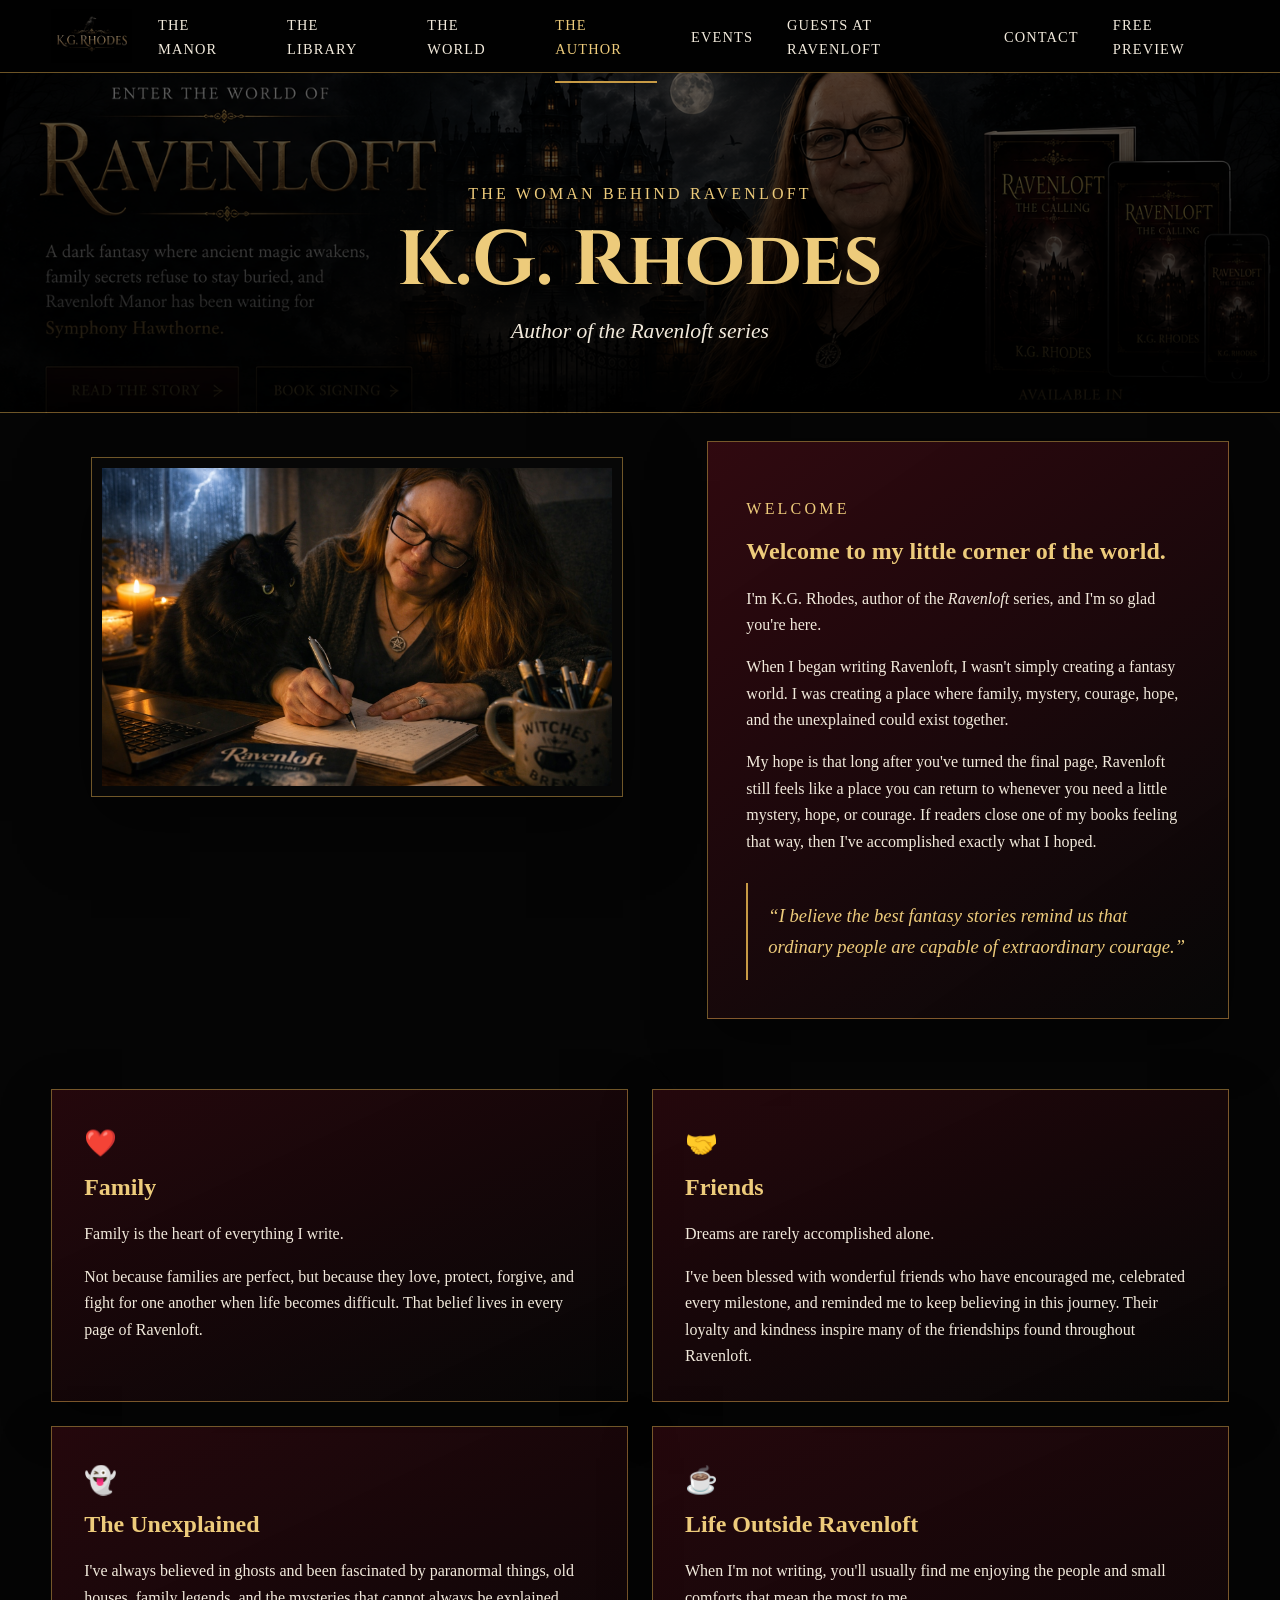
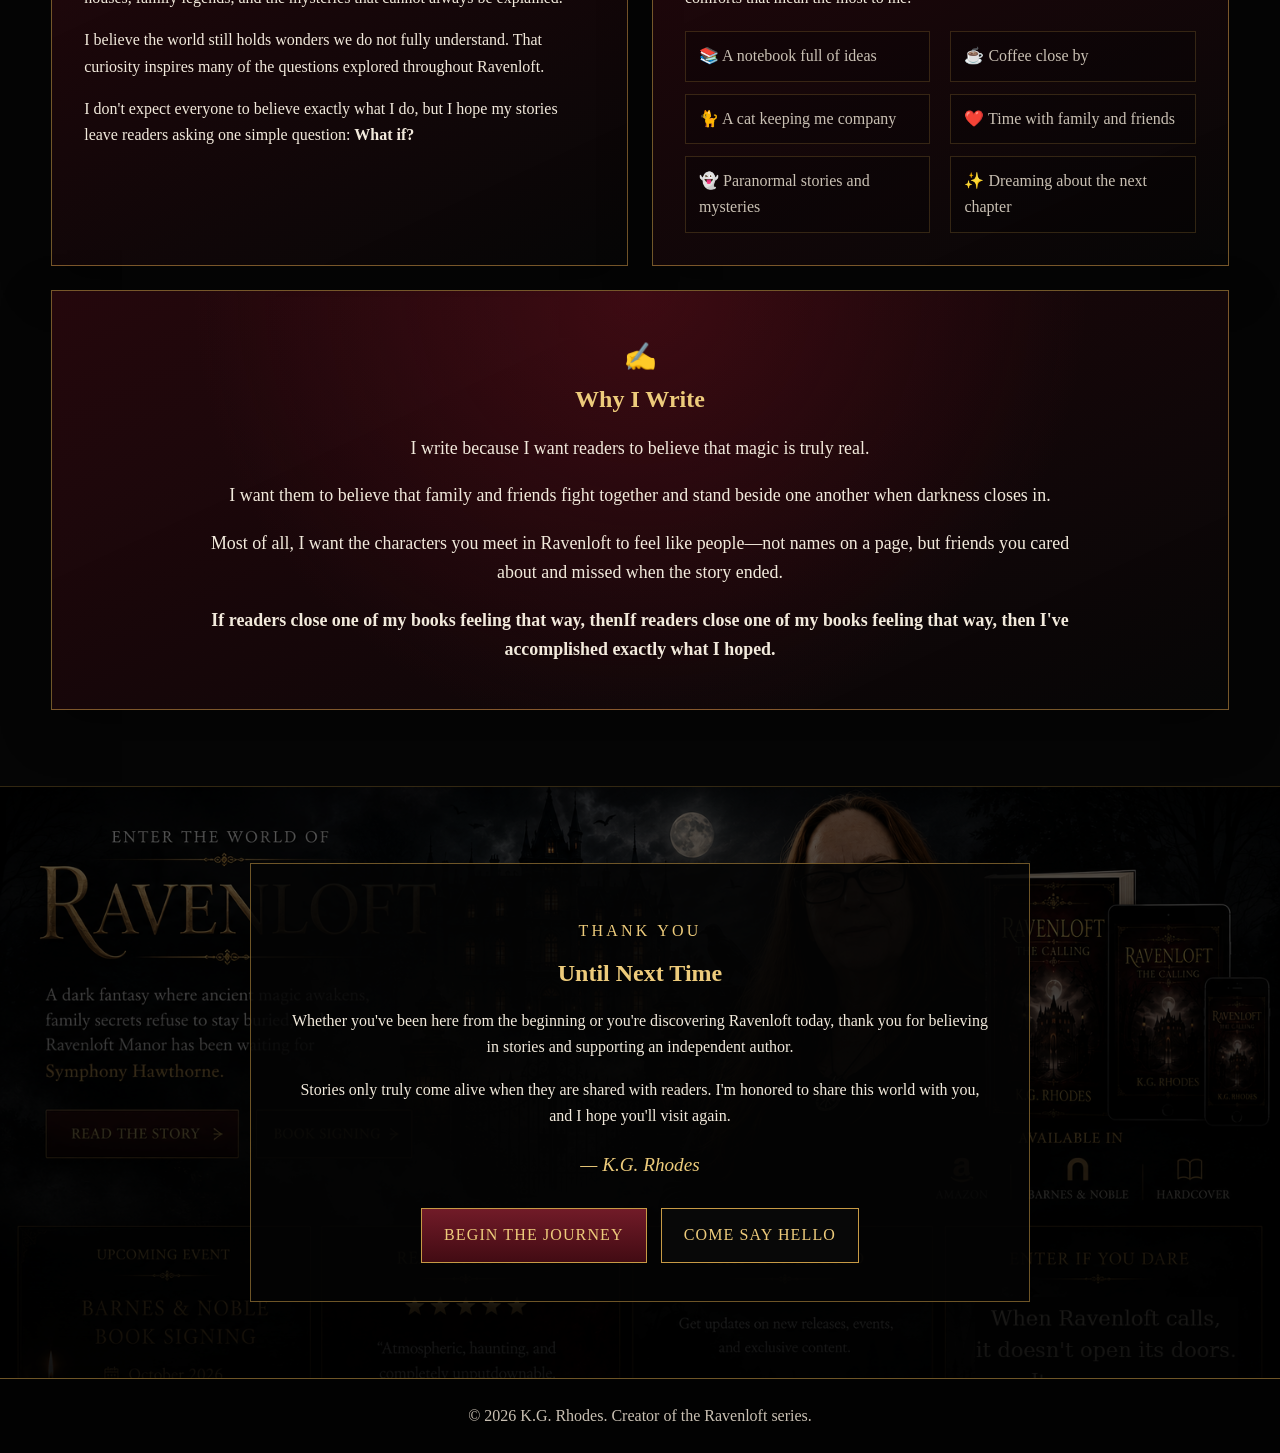
<file: bio.html>
<!doctype html>
<html lang="en">
<head>
  <meta charset="utf-8">
  <meta name="viewport" content="width=device-width, initial-scale=1">
  <title>The Author | K.G. Rhodes</title>
  <link rel="icon" type="image/png" href="assets/images/ravenloft-emblem.png">
  <meta name="description" content="Meet K.G. Rhodes, author of the Ravenloft series, and learn about the family, friendships, paranormal interests, and beliefs that inspire her stories.">
  <link rel="canonical" href="https://kgrhodesbooks.com/bio">
  <meta property="og:type" content="website">
  <meta property="og:title" content="Meet K.G. Rhodes | Author of Ravenloft">
  <meta property="og:description" content="Meet K.G. Rhodes, author of the Ravenloft series, and discover the inspiration behind her stories.">
  <meta property="og:url" content="https://kgrhodesbooks.com/bio">
  <meta property="og:image" content="https://kgrhodesbooks.com/assets/images/ravenloft-manor-hero.jpg">
  <meta name="twitter:card" content="summary_large_image">
  <meta name="twitter:title" content="Meet K.G. Rhodes | Author of Ravenloft">
  <meta name="twitter:description" content="Meet K.G. Rhodes, author of the Ravenloft series, and discover the inspiration behind her stories.">
  <meta name="twitter:image" content="https://kgrhodesbooks.com/assets/images/ravenloft-manor-hero.jpg">
  <link href="https://fonts.googleapis.com/css2?family=Cinzel:wght@400;600;700&display=swap" rel="stylesheet">
  <link rel="stylesheet" href="assets/styles.css">
  <style>
    .author-hero {
      padding: 92px 0 62px;
      text-align: center;
      background:
        linear-gradient(rgba(0,0,0,.58), rgba(0,0,0,.92)),
        url("assets/images/ravenloft-approved-homepage.png") center 20% / cover no-repeat;
      border-bottom: 1px solid var(--line);
    }
    .author-hero h1 {
      margin: .08em 0 .18em;
      color: var(--gold-light);
      font-family: "Cinzel", serif;
      font-size: clamp(2.8rem, 6vw, 4.8rem);
      line-height: 1;
    }
    .author-subtitle {
      color: var(--cream);
      font-size: clamp(1.05rem, 2vw, 1.35rem);
      font-style: italic;
      margin: 0;
    }
    .author-intro {
      padding: 28px 0 46px;
    }
    .author-intro-grid {
      display: grid;
      grid-template-columns: minmax(320px, 1.08fr) minmax(320px, .92fr);
      gap: 44px;
      align-items: start;
    }
    .author-photo-frame {
      border: 1px solid var(--line);
      padding: 10px;
      background: #070707;
      box-shadow: 0 24px 65px rgba(0,0,0,.55);
    }
    .author-photo-frame img {
      width: 100%;
      aspect-ratio: 16 / 10;
      object-fit: cover;
      object-position: center 43%;
    }
    .author-welcome {
      padding: 38px;
      border: 1px solid var(--line);
      background: linear-gradient(145deg, rgba(72,11,21,.64), rgba(7,7,7,.98));
      box-shadow: 0 20px 55px rgba(0,0,0,.48);
    }
    .author-welcome h2,
    .author-section h2,
    .author-closing h2 {
      color: var(--gold-light);
      margin-top: 0;
      line-height: 1.15;
    }
    .signature-quote {
      margin: 28px 0 0;
      padding: 18px 0 18px 20px;
      border-left: 2px solid var(--gold);
      color: var(--gold-light);
      font-style: italic;
      font-size: 1.16rem;
    }
    .author-sections {
      padding: 24px 0 76px;
    }
    .author-card-grid {
      display: grid;
      grid-template-columns: repeat(2, minmax(0, 1fr));
      gap: 24px;
    }
    .author-section {
      padding: 32px;
      border: 1px solid var(--line);
      background: linear-gradient(155deg, rgba(59,9,17,.58), rgba(6,6,6,.98));
      box-shadow: 0 16px 46px rgba(0,0,0,.38);
    }
    .author-section p:last-child { margin-bottom: 0; }
    .author-icon {
      display: block;
      font-size: 1.65rem;
      margin-bottom: 8px;
    }
    .why-i-write {
      grid-column: 1 / -1;
      text-align: center;
      padding: 44px clamp(28px, 6vw, 72px);
      background:
        radial-gradient(circle at 50% 0, rgba(103,16,29,.45), transparent 62%),
        linear-gradient(155deg, rgba(59,9,17,.58), rgba(6,6,6,.98));
    }
    .why-i-write p {
      max-width: 860px;
      margin-left: auto;
      margin-right: auto;
      font-size: 1.12rem;
    }
    .life-list {
      display: grid;
      grid-template-columns: repeat(2, minmax(0, 1fr));
      gap: 12px 20px;
      padding: 0;
      margin: 20px 0 0;
      list-style: none;
      color: var(--muted);
    }
    .life-list li {
      padding: 11px 13px;
      border: 1px solid rgba(199,154,69,.22);
      background: rgba(0,0,0,.28);
    }
    .author-closing {
      padding: 76px 0;
      text-align: center;
      border-top: 1px solid rgba(199,154,69,.25);
      background:
        linear-gradient(rgba(0,0,0,.62), rgba(0,0,0,.92)),
        url("assets/images/ravenloft-approved-homepage.png") center 28% / cover no-repeat;
    }
    .author-closing-inner {
      max-width: 780px;
      margin: auto;
      padding: 38px;
      border: 1px solid var(--line);
      background: rgba(4,4,4,.84);
    }
    .author-signature {
      color: var(--gold-light);
      font-size: 1.2rem;
      font-style: italic;
    }
    .author-actions {
      display: flex;
      justify-content: center;
      flex-wrap: wrap;
      gap: 14px;
      margin-top: 28px;
    }
    @media (max-width: 900px) {
      .author-intro-grid,
      .author-card-grid {
        grid-template-columns: 1fr;
      }
      .why-i-write { grid-column: auto; }
      .author-photo-frame img { aspect-ratio: 4 / 3; }
    }
    @media (max-width: 560px) {
      .author-hero { padding: 78px 0 52px; }
      .author-intro { padding: 48px 0 30px; }
      .author-welcome,
      .author-section,
      .author-closing-inner { padding: 26px; }
      .life-list { grid-template-columns: 1fr; }
      .author-actions .button { width: 100%; }
    }
  </style>
</head>
<body>
  <header class="site-header">
    <div class="container nav-wrap">
      <a class="brand" href="index.html"><img src="assets/images/kg-rhodes-logo.png" alt="K.G. Rhodes"></a>
      <button class="nav-toggle" aria-expanded="false" aria-label="Open navigation">Menu</button>
      <nav class="main-nav" aria-label="Main navigation">
        <a href="index.html">The Manor</a>
        <a href="book.html">The Library</a>
        <a href="world.html">The World</a>
        <a href="bio.html" aria-current="page">The Author</a>
        <a href="events.html">Events</a>
        <a href="guests.html">Guests at Ravenloft</a>
        <a href="contact.html">Contact</a>
        <a href="https://storyoriginapp.com/giveaways/01a02f99-6bcb-75f7-bb76-8cf17a245619" target="_blank" rel="noopener noreferrer">Free Preview</a>
      </nav>
    </div>
  </header>

  <main>
    <section class="author-hero">
      <div class="container">
        <p class="eyebrow">The woman behind Ravenloft</p>
        <h1>K.G. Rhodes</h1>
        <p class="author-subtitle">Author of the Ravenloft series</p>
      </div>
    </section>

    <section class="author-intro">
      <div class="container author-intro-grid">
        <figure class="author-photo-frame">
          <img src="assets/images/kg-rhodes-writing-desk.png" alt="K.G. Rhodes writing at her desk with her black cat nearby">
        </figure>
        <article class="author-welcome">
          <p class="eyebrow">Welcome</p>
          <h2>Welcome to my little corner of the world.</h2>
          <p>I'm K.G. Rhodes, author of the <em>Ravenloft</em> series, and I'm so glad you're here.</p>
          <p>When I began writing Ravenloft, I wasn't simply creating a fantasy world. I was creating a place where family, mystery, courage, hope, and the unexplained could exist together.</p>
          <p>My hope is that long after you've turned the final page, Ravenloft still feels like a place you can return to whenever you need a little mystery, hope, or courage. If readers close one of my books feeling that way, then I've accomplished exactly what I hoped.</p>
          <blockquote class="signature-quote">“I believe the best fantasy stories remind us that ordinary people are capable of extraordinary courage.”</blockquote>
        </article>
      </div>
    </section>

    <section class="author-sections">
      <div class="container author-card-grid">
        <article class="author-section">
          <span class="author-icon" aria-hidden="true">❤️</span>
          <h2>Family</h2>
          <p>Family is the heart of everything I write.</p>
          <p>Not because families are perfect, but because they love, protect, forgive, and fight for one another when life becomes difficult. That belief lives in every page of Ravenloft.</p>
        </article>

        <article class="author-section">
          <span class="author-icon" aria-hidden="true">🤝</span>
          <h2>Friends</h2>
          <p>Dreams are rarely accomplished alone.</p>
          <p>I've been blessed with wonderful friends who have encouraged me, celebrated every milestone, and reminded me to keep believing in this journey. Their loyalty and kindness inspire many of the friendships found throughout Ravenloft.</p>
        </article>

        <article class="author-section">
          <span class="author-icon" aria-hidden="true">👻</span>
          <h2>The Unexplained</h2>
          <p>I've always believed in ghosts and been fascinated by paranormal things, old houses, family legends, and the mysteries that cannot always be explained.</p>
          <p>I believe the world still holds wonders we do not fully understand. That curiosity inspires many of the questions explored throughout Ravenloft.</p>
          <p>I don't expect everyone to believe exactly what I do, but I hope my stories leave readers asking one simple question: <strong>What if?</strong></p>
        </article>

        <article class="author-section">
          <span class="author-icon" aria-hidden="true">☕</span>
          <h2>Life Outside Ravenloft</h2>
          <p>When I'm not writing, you'll usually find me enjoying the people and small comforts that mean the most to me.</p>
          <ul class="life-list">
            <li>📚 A notebook full of ideas</li>
            <li>☕ Coffee close by</li>
            <li>🐈 A cat keeping me company</li>
            <li>❤️ Time with family and friends</li>
            <li>👻 Paranormal stories and mysteries</li>
            <li>✨ Dreaming about the next chapter</li>
          </ul>
        </article>

        <article class="author-section why-i-write">
          <span class="author-icon" aria-hidden="true">✍️</span>
          <h2>Why I Write</h2>
          <p>I write because I want readers to believe that magic is truly real.</p>
          <p>I want them to believe that family and friends fight together and stand beside one another when darkness closes in.</p>
          <p>Most of all, I want the characters you meet in Ravenloft to feel like people—not names on a page, but friends you cared about and missed when the story ended.</p>
          <p><strong>If readers close one of my books feeling that way, thenIf readers close one of my books feeling that way, then I've accomplished exactly what I hoped. </strong></p>
        </article>
      </div>
    </section>

    <section class="author-closing">
      <div class="container">
        <div class="author-closing-inner">
          <p class="eyebrow">Thank You</p>
          <h2>Until Next Time</h2>
          <p>Whether you've been here from the beginning or you're discovering Ravenloft today, thank you for believing in stories and supporting an independent author.</p>
          <p>Stories only truly come alive when they are shared with readers. I'm honored to share this world with you, and I hope you'll visit again.</p>
          <p class="author-signature">— K.G. Rhodes</p>
          <div class="author-actions">
            <a class="button" href="book.html">Begin the Journey</a>
            <a class="button secondary" href="contact.html">Come Say Hello</a>
          </div>
        </div>
      </div>
    </section>
  </main>

  <footer class="site-footer"><div class="container">© 2026 K.G. Rhodes. Creator of the Ravenloft series.</div></footer>
  <script src="assets/main.js"></script>
</body>
</html>
</file>
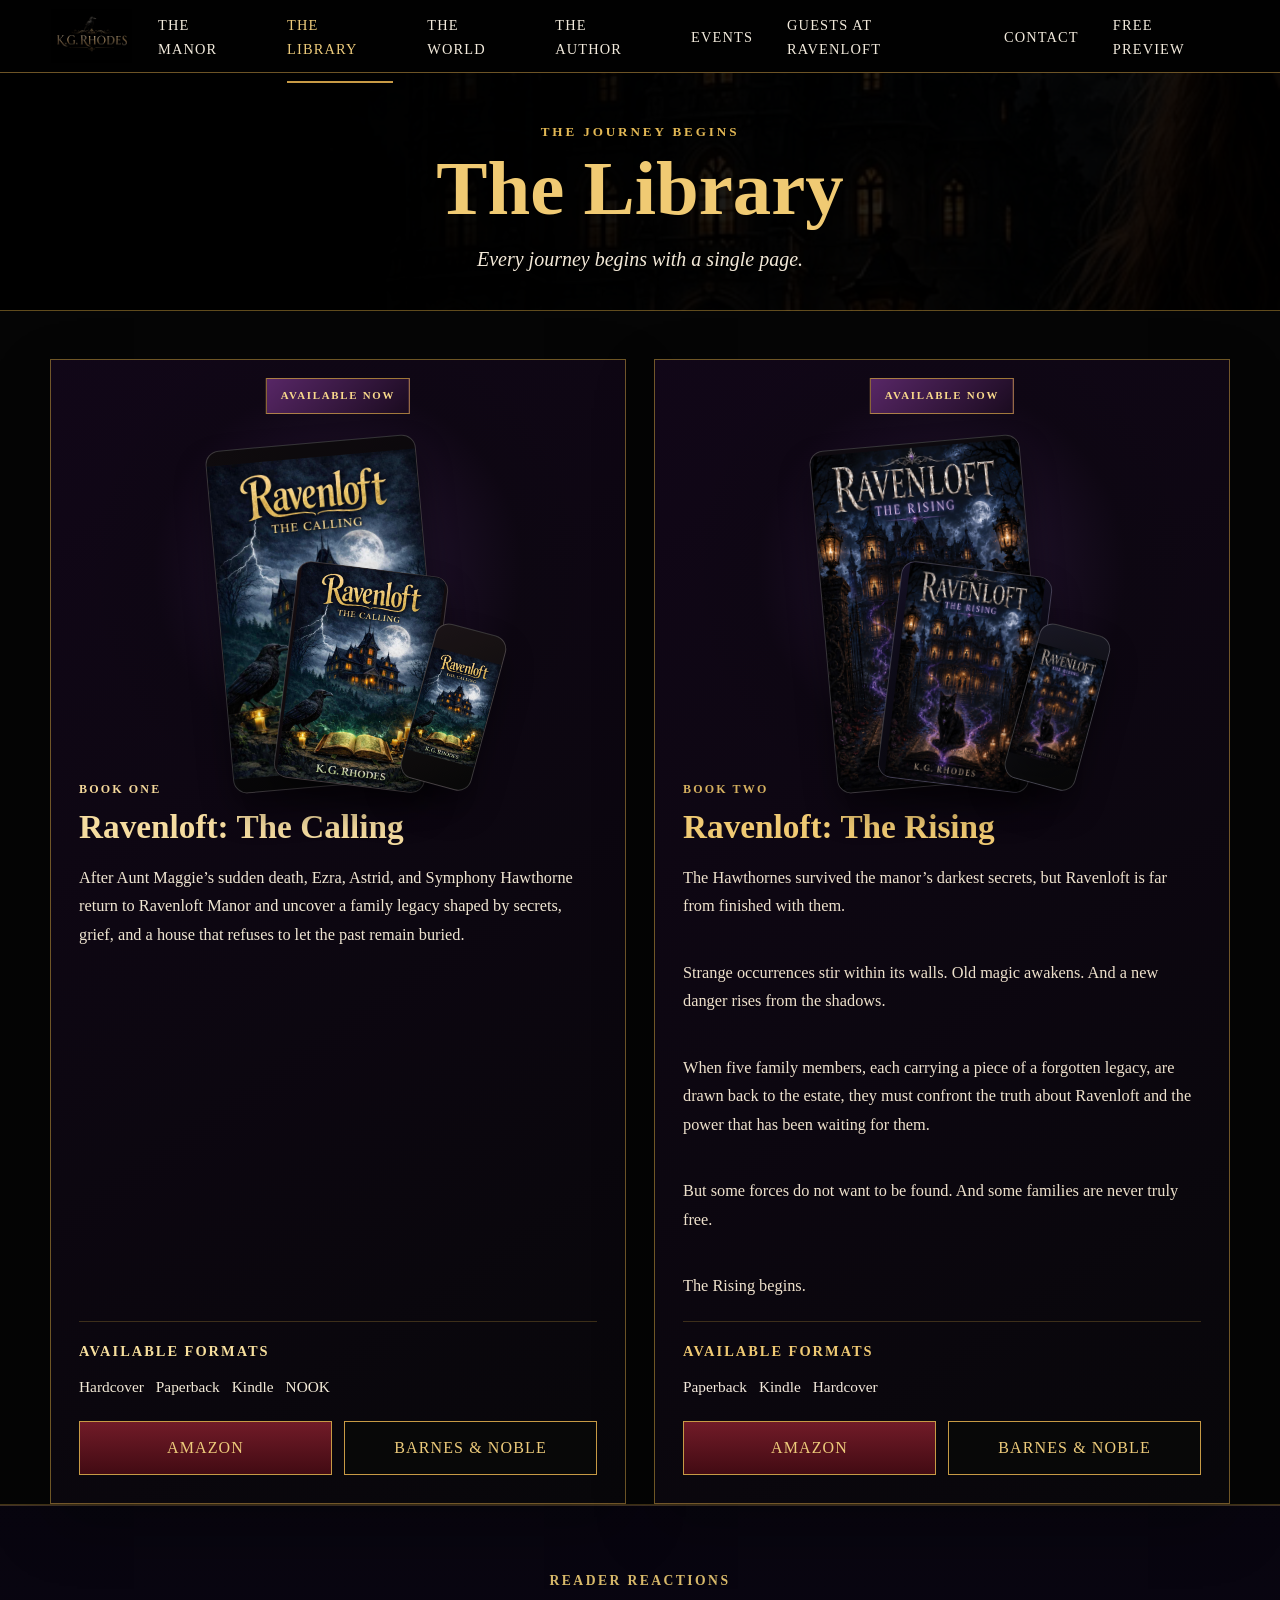
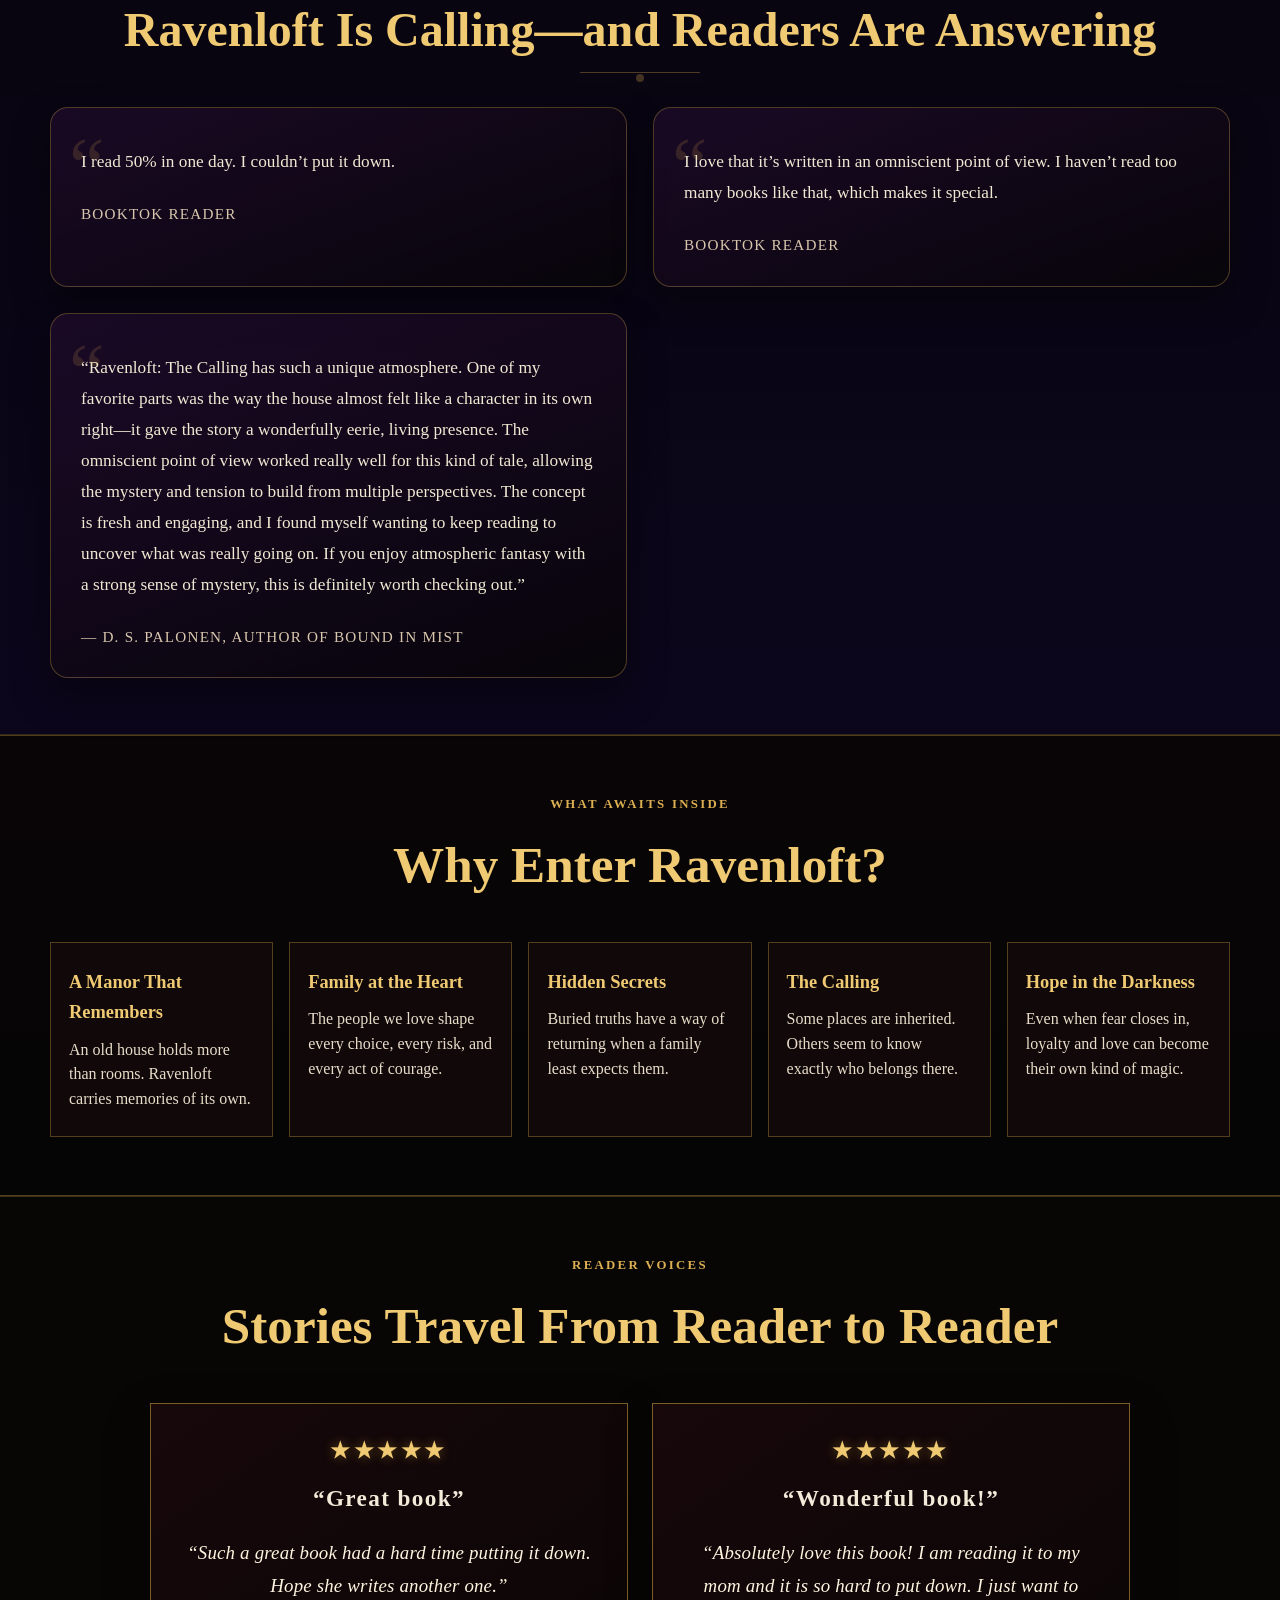
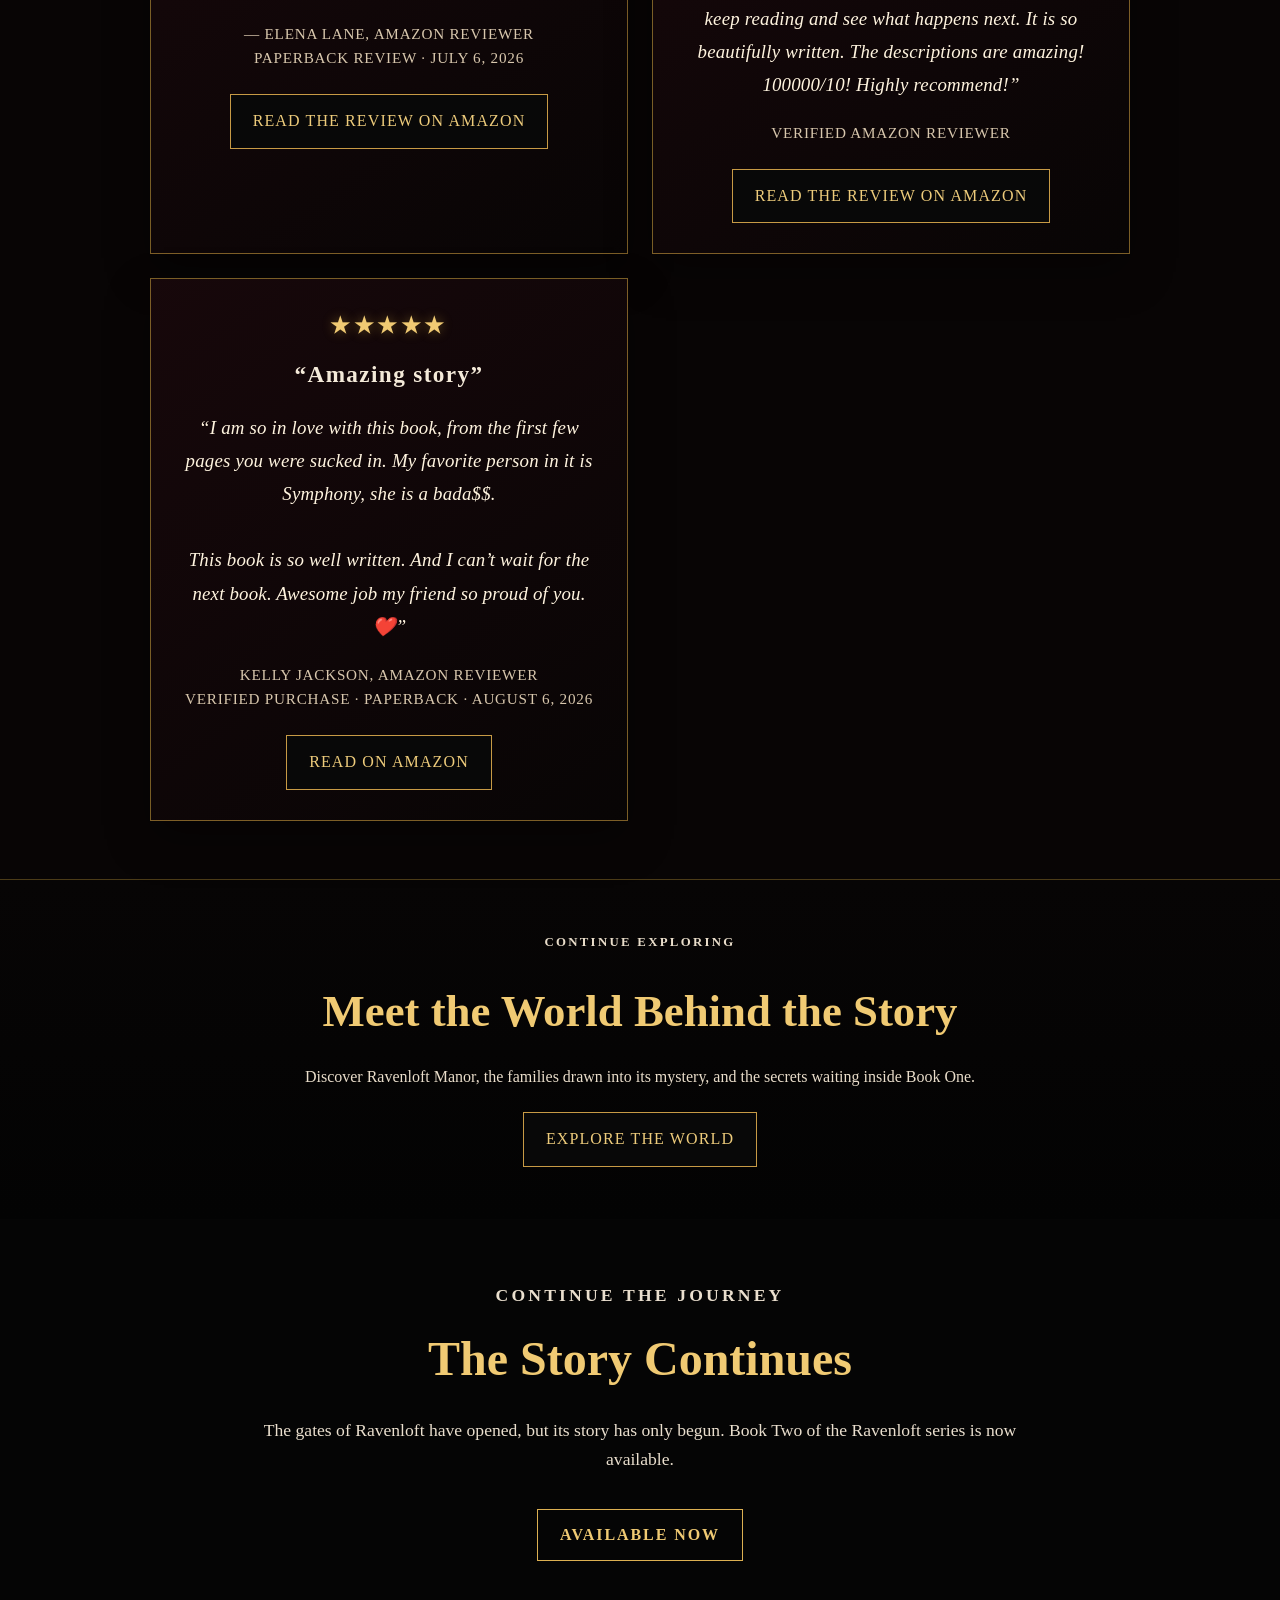
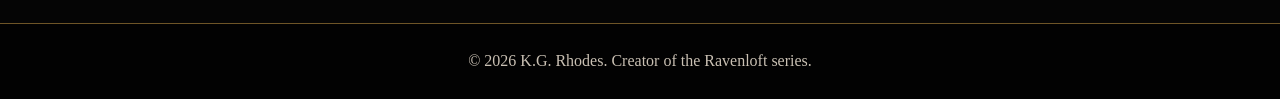
<file: book.html>
<!doctype html>
<html lang="en">
<head>
  <meta charset="utf-8">
  <meta name="viewport" content="width=device-width,initial-scale=1">
  <title>The Library | K.G. Rhodes</title>
  <link rel="icon" type="image/png" href="assets/images/ravenloft-emblem.png">
  <meta name="description" content="Explore the Ravenloft series by K.G. Rhodes, including Ravenloft: The Calling and Ravenloft: The Rising.">
  <link rel="canonical" href="https://kgrhodesbooks.com/book">
  <meta property="og:type" content="website">
  <meta property="og:title" content="Ravenloft: The Calling | K.G. Rhodes">
  <meta property="og:description" content="Discover Ravenloft: The Calling by K.G. Rhodes in The Library.">
  <meta property="og:url" content="https://kgrhodesbooks.com/book">
  <meta property="og:image" content="https://kgrhodesbooks.com/assets/images/ravenloft-manor-hero.jpg">
  <meta name="twitter:card" content="summary_large_image">
  <meta name="twitter:title" content="Ravenloft: The Calling | K.G. Rhodes">
  <meta name="twitter:description" content="Discover Ravenloft: The Calling by K.G. Rhodes in The Library.">
  <meta name="twitter:image" content="https://kgrhodesbooks.com/assets/images/ravenloft-manor-hero.jpg">
  <link rel="stylesheet" href="assets/styles.css">
  <style>
    .library-book-first{background:#050505;color:#f4ead9;min-height:100vh}
    .library-book-first .library-intro{padding:48px 24px 34px;text-align:center;border-bottom:1px solid rgba(212,166,65,.45);background:linear-gradient(90deg,rgba(0,0,0,1) 0%,rgba(0,0,0,1) 25%,rgba(0,0,0,.96) 40%,rgba(0,0,0,.86) 65%,rgba(0,0,0,.9) 100%),url('assets/images/ravenloft-manor-hero.jpg') center 38%/cover no-repeat}
    .library-book-first .library-intro .eyebrow{margin:0 0 8px;color:#e3b854;text-transform:uppercase;letter-spacing:.22em;font-weight:700;font-size:.82rem}
    .library-book-first .library-intro h1{margin:0;color:#f0ca73;font-size:clamp(2.5rem,6vw,5.2rem);line-height:1}
    .library-book-first .library-intro p:last-child{max-width:650px;margin:16px auto 0;font-size:clamp(1rem,1.7vw,1.25rem);font-style:italic;color:#f4ead9}
    .library-book-first .book-spotlight{max-width:1180px;margin:0 auto;padding:64px 28px;display:grid;grid-template-columns:minmax(300px,46%) minmax(320px,54%);gap:48px;align-items:start}
    .library-book-first .book-art{display:flex;flex-direction:column;align-items:center;justify-content:center;min-height:480px;background:radial-gradient(circle at center,rgba(124,25,32,.18),transparent 68%);border:1px solid rgba(212,166,65,.28);padding:18px}
    .library-book-first .book-art img{display:block;width:100%;max-width:650px;height:auto;object-fit:contain;filter:drop-shadow(0 22px 26px rgba(0,0,0,.65))}
    .library-book-first .book-art-frame{width:100%;display:flex;justify-content:center;overflow:hidden}
    .library-book-first .book-art-frame img{margin-bottom:-22px}
    .library-book-first .book-art-caption{margin:18px 0 4px;color:#f0ca73;font-size:clamp(1rem,2vw,1.35rem);font-weight:700;letter-spacing:.12em;line-height:1.35;text-align:center;text-transform:uppercase}
    .library-book-first .book-copy .eyebrow{color:#dcb052;text-transform:uppercase;letter-spacing:.18em;font-weight:700;font-size:.8rem;margin:0 0 10px}
    .library-book-first .book-copy h2{font-size:clamp(2.2rem,4vw,4rem);color:#f0ca73;margin:0 0 18px;line-height:1.05}
    .library-book-first .hook{font-size:1.4rem;font-style:italic;color:#fff4df;border-left:3px solid #dcb052;padding:12px 0 12px 18px;margin:0 0 30px;background:linear-gradient(90deg,rgba(212,166,65,.08),transparent)}
    .library-book-first .book-copy p{font-size:1.08rem;line-height:1.85;color:#eee1cc;margin:0 0 22px}
    .library-book-first .door-line{font-weight:700;color:#f0ca73;margin:30px 0 0;padding:18px 20px;text-align:center;border-top:1px solid rgba(212,166,65,.45);border-bottom:1px solid rgba(212,166,65,.45);font-size:1.18rem;letter-spacing:.02em}
    .library-book-first .retailer-wrap{margin-top:30px;display:grid;grid-template-columns:1fr 1fr;gap:18px}
    .library-book-first .shop-card{border:1px solid rgba(212,166,65,.55);background:rgba(18,8,9,.88);padding:22px}
    .library-book-first .shop-card h3{color:#f0ca73;margin:0 0 12px;font-size:1.35rem}
    .library-book-first .shop-card ul{list-style:none;padding:0;margin:0 0 18px;line-height:1.8;color:#f0e5d4}
    .library-book-first .shop-card .button{display:inline-block;text-align:center;width:100%;box-sizing:border-box}
    .library-book-first .button.disabled{cursor:default;opacity:.7;pointer-events:none}

    .library-featured-books{padding:48px 24px 0;background:#050505;border-bottom:1px solid rgba(212,166,65,.3)}
    .library-featured-books .library-featured-inner{max-width:1180px;margin:0 auto;display:grid;grid-template-columns:repeat(2,minmax(0,1fr));gap:28px}
    .library-book-card{display:flex;flex-direction:column;height:100%;border:1px solid rgba(212,166,65,.5);background:linear-gradient(145deg,rgba(18,7,25,.94),rgba(8,7,10,.98));box-shadow:0 22px 55px rgba(0,0,0,.28)}
    .library-book-card .book-card-cover{position:relative;display:flex;align-items:center;justify-content:center;padding:28px 28px 16px;background:radial-gradient(circle at center,rgba(136,82,179,.22),rgba(9,7,12,.12) 52%,rgba(9,7,12,0) 72%);height:420px}
    .library-book-card .book-card-cover img{display:block;width:100%;max-width:330px;height:420px;object-fit:contain;filter:drop-shadow(0 20px 28px rgba(0,0,0,.53));margin:0 auto}
    .library-book-card .book-two-visual{display:flex;align-items:center;justify-content:center}
    .library-book-card .book-one-visual{display:flex;align-items:center;justify-content:center}
    .library-book-card .device-stack{position:relative;width:100%;max-width:330px;height:420px;margin:0 auto}
    .library-book-card .device{position:absolute;bottom:0;border-radius:14px;overflow:hidden;border:1px solid rgba(255,255,255,.18);background:#090909;box-shadow:0 18px 32px rgba(0,0,0,.42);display:flex;align-items:center;justify-content:center}
    .library-book-card .device img{display:block;width:100%;height:100%;object-fit:contain;padding:0;background:rgba(3,3,3,.16)}
    .library-book-card .device-paperback{left:14%;width:64%;height:82%;transform:rotate(-5deg);background:linear-gradient(145deg,#150f16,#060709)}
    .library-book-card .device-tablet{right:20%;width:46%;height:52%;transform:rotate(7deg);background:linear-gradient(145deg,#1c1632,#09090d)}
    .library-book-card .device-phone{right:4%;width:22%;height:38%;transform:rotate(15deg);background:linear-gradient(145deg,#1f1e2d,#090909)}
    .library-book-card .book-card-details{display:flex;flex-direction:column;flex:1;padding:0 28px 28px}
    .library-book-card .book-card-number{margin:0 0 8px;color:#d5b05f;text-transform:uppercase;letter-spacing:.18em;font-size:.75rem;font-weight:700}
    .library-book-card h2{margin:0;color:#f0ca73;font-size:clamp(1.8rem,2.6vw,2.7rem);line-height:1.12}
    .library-book-card .book-card-summary{margin:18px 0 20px;color:#eee1cc;line-height:1.75;font-size:1.02rem}
    .library-book-card .book-card-formats{margin-top:auto;border-top:1px solid rgba(212,166,65,.25);padding-top:18px}
    .library-book-card .book-card-formats h3{margin:0 0 10px;color:#f0ca73;font-size:.9rem;letter-spacing:.14em;text-transform:uppercase}
    .library-book-card .book-card-formats ul{list-style:none;padding:0;margin:0;display:flex;flex-wrap:wrap;gap:8px 12px;color:#f4e9dc;font-size:.96rem}
    .library-book-card .book-card-actions{display:grid;grid-template-columns:1fr 1fr;gap:12px;margin-top:22px}
    .library-book-card .button{display:inline-block;width:100%;text-align:center;box-sizing:border-box}
    .library-book-card .book-card-badge{position:absolute;top:18px;left:50%;transform:translateX(-50%);display:inline-block;padding:8px 14px;border:1px solid rgba(212,166,65,.7);background:linear-gradient(135deg,rgba(96,42,111,.9),rgba(27,11,32,.9));color:#f9d98c;text-transform:uppercase;letter-spacing:.16em;font-size:.68rem;font-weight:700;white-space:nowrap}
    .library-book-card.book-one-card,.library-book-card.rising-card{background:linear-gradient(145deg,rgba(18,7,25,.94),rgba(8,7,10,.98));border:1px solid rgba(212,166,65,.5);box-shadow:0 22px 55px rgba(0,0,0,.28)}
    .library-book-card.book-one-card .book-card-cover,.library-book-card.rising-card .book-card-cover{background:radial-gradient(circle at center,rgba(136,82,179,.22),rgba(9,7,12,.12) 52%,rgba(9,7,12,0) 72%)}
    .library-book-card.book-one-card .device-stack{max-width:330px;height:420px}
    .library-book-card.book-one-card .device-paperback{left:14%;width:64%;height:82%;transform:rotate(-5deg);background:linear-gradient(145deg,#120d11,#050608)}
    .library-book-card.book-one-card .device-tablet{right:20%;width:46%;height:52%;transform:rotate(7deg);background:linear-gradient(145deg,#1b1014,#0a090c)}
    .library-book-card.book-one-card .device-phone{right:4%;width:22%;height:38%;transform:rotate(15deg);background:linear-gradient(145deg,#20181b,#090909)}
    .library-book-card.book-one-card .device img,
    .library-book-card.book-one-card .device-paperback img,
    .library-book-card.book-one-card .device-tablet img,
    .library-book-card.book-one-card .device-phone img{opacity:1;filter:none;mix-blend-mode:normal}
    .library-book-card.book-one-card .device::before,
    .library-book-card.book-one-card .device::after,
    .library-book-card.book-one-card .book-card-cover::before,
    .library-book-card.book-one-card .book-card-cover::after{content:none;display:none}
    .library-book-card.book-one-card .book-card-number{color:#f4d89a}
    .library-book-card.book-one-card h2{color:#f5dca0}
    .library-book-card.book-one-card .book-card-summary{color:#f0e6d2}
    .library-book-card.book-one-card .book-card-formats{border-top-color:rgba(212,166,65,.25)}
    .library-book-card.book-one-card .book-card-formats h3{color:#f7df9d}
    .library-book-card.book-one-card .book-card-formats ul{color:#f3ead7}
    @media (max-width:760px){
      .library-featured-books .library-featured-inner{grid-template-columns:1fr}
      .library-book-card .book-card-actions{grid-template-columns:1fr}
      .library-book-card .book-card-cover img{height:360px}
    }

    .library-book-first .why-section{border-top:1px solid rgba(212,166,65,.35);border-bottom:1px solid rgba(212,166,65,.35);padding:58px 24px;background:linear-gradient(180deg,#090506,#050505)}
    .library-book-first .why-inner{max-width:1180px;margin:0 auto}
    .library-book-first .section-kicker{text-align:center;color:#dcb052;text-transform:uppercase;letter-spacing:.18em;font-weight:700;font-size:.8rem;margin:0 0 8px}
    .library-book-first .section-heading{text-align:center;color:#f0ca73;font-size:clamp(2rem,4vw,3.2rem);margin:0 0 34px}
    .library-book-first .why-grid{display:grid;grid-template-columns:repeat(5,1fr);gap:16px}
    .library-book-first .why-card{border:1px solid rgba(212,166,65,.35);background:#100809;padding:24px 18px;min-height:150px}
    .library-book-first .why-card h3{color:#f0ca73;margin:0 0 10px;font-size:1.15rem}
    .library-book-first .why-card p{margin:0;line-height:1.55;color:#e9ddca}
    .library-book-first .coming-next{padding:62px 24px;text-align:center;max-width:850px;margin:0 auto}
    .library-book-first .coming-next h2{color:#f0ca73;font-size:clamp(2rem,4vw,3rem);margin:6px 0 16px}
    .library-book-first .coming-next p{font-size:1.1rem;line-height:1.7;color:#eadfce}
    .library-book-first .coming-soon{display:inline-block;margin-top:16px;border:1px solid #dcb052;padding:12px 22px;color:#f0ca73;text-transform:uppercase;letter-spacing:.12em}

    .library-book-first .formats-strip{margin-top:24px;border:1px solid rgba(212,166,65,.32);background:rgba(10,7,7,.8);padding:18px 20px}
    .library-book-first .formats-strip h3{margin:0 0 12px;color:#f0ca73;font-size:1.08rem;text-transform:uppercase;letter-spacing:.12em}
    .library-book-first .formats-list{display:flex;flex-wrap:wrap;gap:10px 18px;color:#eee1cc}
    .library-book-first .formats-list span{white-space:nowrap}
    .library-book-first .reader-voices{padding:58px 24px;text-align:center;background:#080505;border-top:1px solid rgba(212,166,65,.28)}
    .library-book-first .reader-voices .inner{max-width:980px;margin:0 auto}
    .library-book-first .reader-voices .reviews-grid{display:grid;grid-template-columns:repeat(2,minmax(320px,1fr));gap:24px}
    .library-book-first .review-card{margin:0;padding:30px 32px;border:1px solid rgba(212,166,65,.55);background:linear-gradient(145deg,rgba(24,8,11,.96),rgba(8,5,5,.96));box-shadow:0 18px 40px rgba(0,0,0,.35)}
    .library-book-first .review-stars{margin:0 0 10px;color:#f0ca73;font-size:1.35rem;letter-spacing:.16em}
    .library-book-first .review-card h3{margin:0 0 18px;color:#f4ead9;font-size:1.45rem}
    .library-book-first .review-quote{margin:0 0 20px;font-size:1.18rem;line-height:1.75;color:#fff4df;font-style:italic;max-width:650px}
    .library-book-first .review-credit{margin:0 0 24px;color:#d8c7ad;font-size:.95rem;line-height:1.6}
    .library-book-first .review-card .button{display:inline-block}
    .library-book-first .world-bridge{padding:52px 24px;text-align:center;border-top:1px solid rgba(212,166,65,.35);background:linear-gradient(180deg,#070505,#030303)}
    .library-book-first .world-bridge h2{color:#f0ca73;font-size:clamp(1.8rem,3.5vw,2.8rem);margin:6px 0 14px}
    .library-book-first .world-bridge p{max-width:680px;margin:0 auto 22px;color:#e9ddca;line-height:1.7}
    .library-book-first .testimonial-section{padding:64px 24px 56px;background:linear-gradient(180deg,rgba(8,5,15,.98),rgba(12,6,29,.96));border-top:1px solid rgba(199,154,69,.3);border-bottom:1px solid rgba(199,154,69,.22)}
    .library-book-first .testimonial-inner{max-width:1180px;margin:0 auto}
    .library-book-first .testimonial-eyebrow{margin:0 0 12px;color:#d8b96a;text-transform:uppercase;letter-spacing:.18em;font-weight:700;font-size:.85rem;text-align:center}
    .library-book-first .testimonial-heading{margin:0 0 34px;color:#f0ca73;font-size:clamp(2rem,4vw,3rem);line-height:1.05;text-align:center;position:relative;padding-bottom:18px}
    .library-book-first .testimonial-heading::after{content:'';position:absolute;left:50%;bottom:0;width:120px;height:1px;background:rgba(224,173,80,.32);transform:translateX(-50%)}
    .library-book-first .testimonial-heading::before{content:'';position:absolute;left:50%;bottom:-9px;width:8px;height:8px;border-radius:50%;background:rgba(224,173,80,.28);transform:translateX(-50%)}
    .library-book-first .testimonial-grid{display:grid;grid-template-columns:repeat(2,minmax(0,1fr));gap:26px;align-items:stretch}
    .library-book-first .testimonial-card{position:relative;padding:38px 30px 28px;background:linear-gradient(160deg,rgba(50,17,62,.42),rgba(8,5,10,.96));border:1px solid rgba(199,154,69,.35);box-shadow:0 18px 38px rgba(0,0,0,.38);border-radius:18px;overflow:hidden}
    .library-book-first .testimonial-card::before{content:"“";position:absolute;top:18px;left:18px;color:rgba(224,173,80,.16);font-size:5rem;line-height:1;font-family:Georgia,serif}
    .library-book-first .testimonial-copy{margin:0 0 24px;color:#f0e9d3;font-size:1.08rem;line-height:1.8}
    .library-book-first .testimonial-label{margin:0;color:#d8c7ad;font-size:.95rem;letter-spacing:.08em;text-transform:uppercase}

    .library-book-two{background:linear-gradient(180deg,#040405,#0d0911 18%,#08070d 100%);color:#f4ead9;padding:32px 0 80px;border-top:1px solid rgba(212,166,65,.35)}
    .library-book-two .book-two-shell{max-width:1180px;margin:0 auto;padding:0 24px}
    .library-book-two .book-two-header{margin:0 0 32px;text-align:center}
    .library-book-two .book-two-header .eyebrow{margin:0 0 8px;color:#dcb052;text-transform:uppercase;letter-spacing:.22em;font-weight:700;font-size:.8rem}
    .library-book-two .book-two-header h2{margin:0;color:#f0ca73;font-size:clamp(2.4rem,4vw,4rem);line-height:1.05}
    .library-book-two .book-two-layout{display:grid;grid-template-columns:minmax(260px,38%) minmax(320px,62%);gap:42px;align-items:center;padding:18px 0 0}
    .library-book-two .book-two-cover{display:flex;flex-direction:column;align-items:center;justify-content:center;padding:18px;background:radial-gradient(circle at center,rgba(102,62,156,.24),rgba(8,7,12,.2) 45%,rgba(8,7,12,.02) 72%),linear-gradient(145deg,rgba(18,7,25,.92),rgba(9,7,10,.98));border:1px solid rgba(212,166,65,.42);box-shadow:0 24px 60px rgba(0,0,0,.45)}
    .library-book-two .book-two-cover img{display:block;width:100%;max-width:520px;height:auto;object-fit:contain;filter:drop-shadow(0 28px 32px rgba(0,0,0,.55))}
    .library-book-two .availability-label{display:inline-block;margin:0 auto 18px;padding:9px 18px;border:1px solid rgba(212,166,65,.65);background:linear-gradient(135deg,rgba(96,42,111,.9),rgba(27,11,32,.9));color:#f9d98c;text-transform:uppercase;letter-spacing:.16em;font-size:.74rem;font-weight:700}
    .library-book-two .book-two-copy{border:1px solid rgba(212,166,65,.42);background:linear-gradient(145deg,rgba(22,10,24,.94),rgba(8,7,10,.98));padding:32px 30px 26px;box-shadow:0 20px 52px rgba(0,0,0,.38)}
    .library-book-two .description-intro{margin:0 0 18px;color:#f1d586;font-size:1.32rem;font-style:italic}
    .library-book-two .book-two-copy p{margin:0 0 18px;font-size:1.06rem;line-height:1.8;color:#eee2cd}
    .library-book-two .book-two-copy .closing-line{margin-top:26px;padding:16px 18px;border-top:1px solid rgba(212,166,65,.42);border-bottom:1px solid rgba(212,166,65,.42);color:#f0ca73;text-align:center;font-size:1.25rem;font-weight:700;letter-spacing:.04em}
    .library-book-two .retailer-buttons{display:grid;grid-template-columns:1fr 1fr;gap:18px;margin-top:28px}
    .library-book-two .retailer-buttons .button{display:inline-block;width:100%;text-align:center;box-sizing:border-box}
    @media (max-width:900px){
      .library-book-first .book-spotlight{grid-template-columns:1fr;gap:34px;padding-top:44px}
      .library-book-first .book-art{min-height:auto}
      .library-book-first .retailer-wrap{grid-template-columns:1fr}
      .library-book-first .why-grid{grid-template-columns:repeat(2,1fr)}
      .library-book-first .testimonial-grid{grid-template-columns:1fr}
      .library-book-first .reader-voices .reviews-grid{grid-template-columns:1fr}
      .library-book-two .book-two-layout{grid-template-columns:1fr;gap:26px}
      .library-book-two .retailer-buttons{grid-template-columns:1fr}
    }
    @media (max-width:650px){
      .library-book-first .library-intro{padding:38px 18px 26px}
      .library-book-first .book-spotlight{padding:38px 18px}
      .library-book-first .why-grid{grid-template-columns:1fr}
      .library-book-first .book-copy p{font-size:1rem}
      .library-book-two .book-two-shell{padding:0 18px}
      .library-book-two .book-two-copy{padding:24px 18px}
    }
  </style>
</head>
<body>
<header class="site-header">
  <div class="container nav-wrap">
    <a class="brand" href="index.html"><img src="assets/images/kg-rhodes-logo.png" alt="K.G. Rhodes"></a>
    <button class="nav-toggle" aria-expanded="false" aria-label="Open navigation">Menu</button>
    <nav class="main-nav" aria-label="Main navigation">
      <a href="index.html">The Manor</a>
      <a href="book.html" aria-current="page">The Library</a>
      <a href="world.html">The World</a>
      <a href="bio.html">The Author</a>
      <a href="events.html">Events</a>
      <a href="guests.html">Guests at Ravenloft</a>
      <a href="contact.html">Contact</a>
      <a href="https://storyoriginapp.com/giveaways/01a02f99-6bcb-75f7-bb76-8cf17a245619" target="_blank" rel="noopener noreferrer">Free Preview</a>
    </nav>
  </div>
</header>

<main class="library-book-first">
  <section class="library-intro">
    <p class="eyebrow">The Journey Begins</p>
    <h1>The Library</h1>
    <p>Every journey begins with a single page.</p>
  </section>

  <section class="library-featured-books" aria-label="Featured Ravenloft books">
    <div class="library-featured-inner">
      <article class="library-book-card book-one-card">
        <div class="book-card-cover book-one-visual">
          <span class="book-card-badge">Available Now</span>
          <div class="device-stack" aria-label="Ravenloft: The Calling in paperback, tablet, and phone formats">
            <div class="device device-paperback"><img src="assets/images/Ravenloft The Calling.png" alt="Ravenloft: The Calling paperback cover"></div>
            <div class="device device-tablet"><img src="assets/images/Ravenloft The Calling.png" alt="Ravenloft: The Calling tablet cover"></div>
            <div class="device device-phone"><img src="assets/images/Ravenloft The Calling.png" alt="Ravenloft: The Calling phone cover"></div>
          </div>
        </div>
        <div class="book-card-details">
          <p class="book-card-number">Book One</p>
          <h2>Ravenloft: The Calling</h2>
          <p class="book-card-summary">After Aunt Maggie’s sudden death, Ezra, Astrid, and Symphony Hawthorne return to Ravenloft Manor and uncover a family legacy shaped by secrets, grief, and a house that refuses to let the past remain buried.</p>
          <div class="book-card-formats">
            <h3>Available Formats</h3>
            <ul>
              <li>Hardcover</li>
              <li>Paperback</li>
              <li>Kindle</li>
              <li>NOOK</li>
            </ul>
          </div>
          <div class="book-card-actions">
            <a class="button" href="https://a.co/d/0cqHoxxt" target="_blank" rel="noopener noreferrer">Amazon</a>
            <a class="button secondary" href="https://www.barnesandnoble.com/w/ravenloft-koren-g-rhodes/1150197414?ean=9798240931741" target="_blank" rel="noopener noreferrer">Barnes &amp; Noble</a>
          </div>
        </div>
      </article>

      <article class="library-book-card rising-card">
        <div class="book-card-cover book-two-visual">
          <span class="book-card-badge">Available Now</span>
          <div class="device-stack" aria-label="Ravenloft: The Rising in paperback, tablet, and phone formats">
            <div class="device device-paperback"><img src="assets/images/ravenloft-the-rising-front-cover.jpg" alt="Ravenloft: The Rising paperback cover"></div>
            <div class="device device-tablet"><img src="assets/images/ravenloft-the-rising-front-cover.jpg" alt="Ravenloft: The Rising tablet cover"></div>
            <div class="device device-phone"><img src="assets/images/ravenloft-the-rising-front-cover.jpg" alt="Ravenloft: The Rising phone cover"></div>
          </div>
        </div>
        <div class="book-card-details">
          <p class="book-card-number">Book Two</p>
          <h2>Ravenloft: The Rising</h2>
          <p class="book-card-summary">The Hawthornes survived the manor’s darkest secrets, but Ravenloft is far from finished with them.</p>
          <p class="book-card-summary">Strange occurrences stir within its walls. Old magic awakens. And a new danger rises from the shadows.</p>
          <p class="book-card-summary">When five family members, each carrying a piece of a forgotten legacy, are drawn back to the estate, they must confront the truth about Ravenloft and the power that has been waiting for them.</p>
          <p class="book-card-summary">But some forces do not want to be found. And some families are never truly free.</p>
          <p class="book-card-summary">The Rising begins.</p>
          <div class="book-card-formats">
            <h3>Available Formats</h3>
            <ul>
              <li>Paperback</li>
              <li>Kindle</li>
              <li>Hardcover</li>
            </ul>
          </div>
          <div class="book-card-actions">
            <a class="button" href="https://www.amazon.com/dp/B0HJT1V11W" target="_blank" rel="noopener noreferrer">Amazon</a>
            <a class="button secondary" href="https://www.barnesandnoble.com/w/ravenloft-koren-g-rhodes/1151347473?ean=9798240887123" target="_blank" rel="noopener noreferrer">Barnes &amp; Noble</a>
          </div>
        </div>
      </article>
    </div>
  </section>

  <section class="testimonial-section">
    <div class="testimonial-inner">
      <p class="testimonial-eyebrow">Reader Reactions</p>
      <h2 class="testimonial-heading">Ravenloft Is Calling—and Readers Are Answering</h2>
      <div class="testimonial-grid">
        <article class="testimonial-card">
          <p class="testimonial-copy">I read 50% in one day. I couldn’t put it down.</p>
          <p class="testimonial-label">BookTok Reader</p>
        </article>
        <article class="testimonial-card">
          <p class="testimonial-copy">I love that it’s written in an omniscient point of view. I haven’t read too many books like that, which makes it special.</p>
          <p class="testimonial-label">BookTok Reader</p>
        </article>
        <article class="testimonial-card">
          <p class="testimonial-copy">“Ravenloft: The Calling has such a unique atmosphere. One of my favorite parts was the way the house almost felt like a character in its own right—it gave the story a wonderfully eerie, living presence. The omniscient point of view worked really well for this kind of tale, allowing the mystery and tension to build from multiple perspectives. The concept is fresh and engaging, and I found myself wanting to keep reading to uncover what was really going on. If you enjoy atmospheric fantasy with a strong sense of mystery, this is definitely worth checking out.”</p>
          <p class="testimonial-label">— D. S. Palonen, Author of Bound in Mist</p>
        </article>
      </div>
    </div>
  </section>

  <section class="why-section">
    <div class="why-inner">
      <p class="section-kicker">What Awaits Inside</p>
      <h2 class="section-heading">Why Enter Ravenloft?</h2>
      <div class="why-grid">
        <article class="why-card"><h3>A Manor That Remembers</h3><p>An old house holds more than rooms. Ravenloft carries memories of its own.</p></article>
        <article class="why-card"><h3>Family at the Heart</h3><p>The people we love shape every choice, every risk, and every act of courage.</p></article>
        <article class="why-card"><h3>Hidden Secrets</h3><p>Buried truths have a way of returning when a family least expects them.</p></article>
        <article class="why-card"><h3>The Calling</h3><p>Some places are inherited. Others seem to know exactly who belongs there.</p></article>
        <article class="why-card"><h3>Hope in the Darkness</h3><p>Even when fear closes in, loyalty and love can become their own kind of magic.</p></article>
      </div>
    </div>
  </section>

  <section class="reader-voices">
    <div class="inner">
      <p class="section-kicker">Reader Voices</p>
      <h2 class="section-heading">Stories Travel From Reader to Reader</h2>
      <div class="reviews-grid">
        <article class="review-card">
          <p class="review-stars" aria-label="5 out of 5 stars">★★★★★</p>
          <h3>“Great book”</h3>
          <blockquote class="review-quote">“Such a great book had a hard time putting it down. Hope she writes another one.”</blockquote>
          <p class="review-credit">— Elena Lane, Amazon reviewer<br>Paperback review · July 6, 2026</p>
          <a class="button secondary" href="https://www.amazon.com/portal/customer-reviews/srp/-/R2HOV8GX8PZ41E/ref=cm_cr_dp_d_rvw_ttl?_encoding=UTF8&amp;ie=UTF8" target="_blank" rel="noopener noreferrer">Read the Review on Amazon</a>
        </article>
        <article class="review-card">
          <p class="review-stars" aria-label="5 out of 5 stars">★★★★★</p>
          <h3>“Wonderful book!”</h3>
          <blockquote class="review-quote">“Absolutely love this book! I am reading it to my mom and it is so hard to put down. I just want to keep reading and see what happens next. It is so beautifully written. The descriptions are amazing! 100000/10! Highly recommend!”</blockquote>
          <p class="review-credit">Verified Amazon Reviewer</p>
          <a class="button secondary" href="https://www.amazon.com/portal/customer-reviews/srp/-/R2HOV8GX8PZ41E/ref=cm_cr_dp_d_rvw_ttl?_encoding=UTF8&amp;ie=UTF8" target="_blank" rel="noopener noreferrer">Read the Review on Amazon</a>
        </article>
        <article class="review-card">
          <p class="review-stars" aria-label="5 out of 5 stars">★★★★★</p>
          <h3>“Amazing story”</h3>
          <blockquote class="review-quote">“I am so in love with this book, from the first few pages you were sucked in. My favorite person in it is Symphony, she is a bada$$.<br><br>This book is so well written. And I can’t wait for the next book. Awesome job my friend so proud of you. ❤️”</blockquote>
          <p class="review-credit">Kelly Jackson, Amazon reviewer<br>Verified Purchase · Paperback · August 6, 2026</p>
          <a class="button secondary" href="https://www.amazon.com/portal/customer-reviews/srp/-/R3QYNOTL53P2ST/" target="_blank" rel="noopener noreferrer">Read on Amazon</a>
        </article>
      </div>
    </div>
  </section>

  <section class="world-bridge">
    <p class="section-kicker">Continue Exploring</p>
    <h2>Meet the World Behind the Story</h2>
    <p>Discover Ravenloft Manor, the families drawn into its mystery, and the secrets waiting inside Book One.</p>
    <a class="button secondary" href="world.html">Explore the World</a>
  </section>

  <section class="coming-next">
    <p class="section-kicker">Continue the Journey</p>
    <h2>The Story Continues</h2>
    <p>The gates of Ravenloft have opened, but its story has only begun. Book Two of the Ravenloft series is now available.</p>
    <span class="coming-soon">Available Now</span>
  </section>
</main>

<footer class="site-footer"><div class="container">© 2026 K.G. Rhodes. Creator of the Ravenloft series.</div></footer>
<script src="assets/main.js"></script>
</body>
</html>
</file>
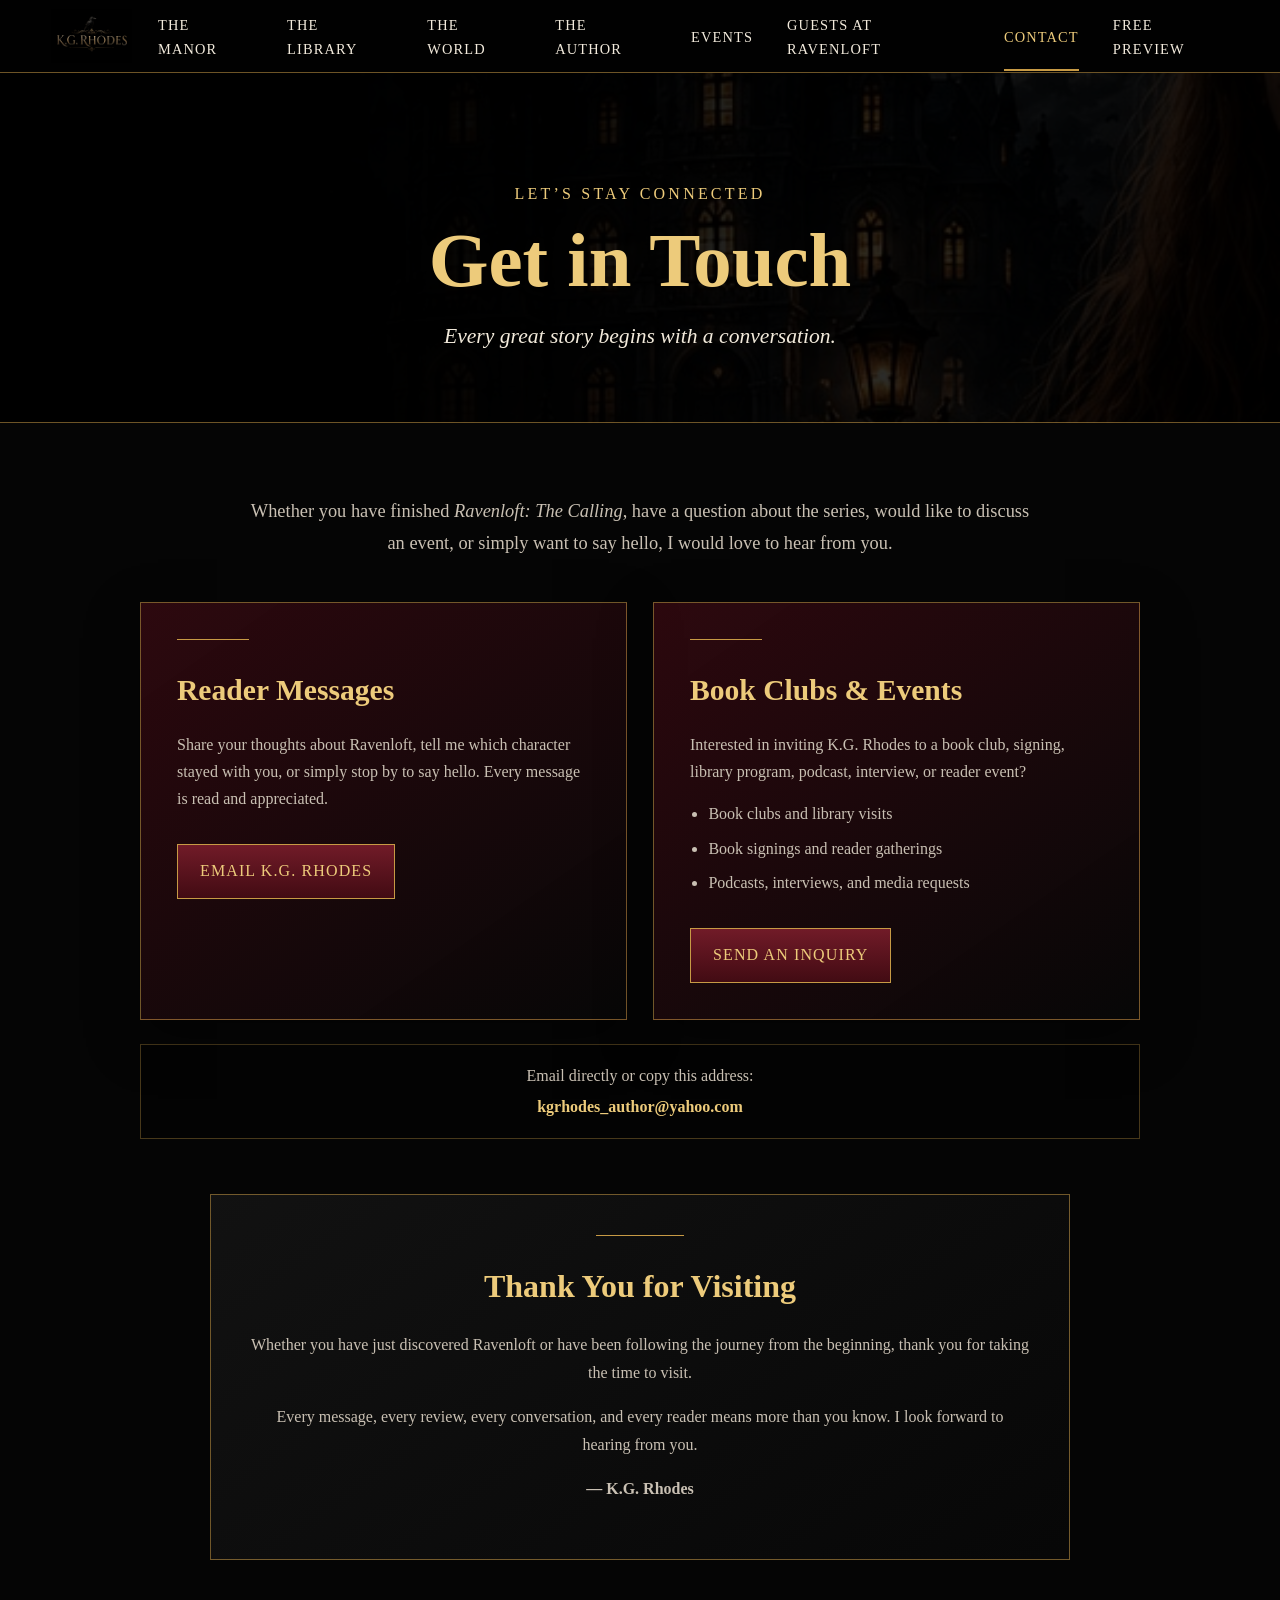
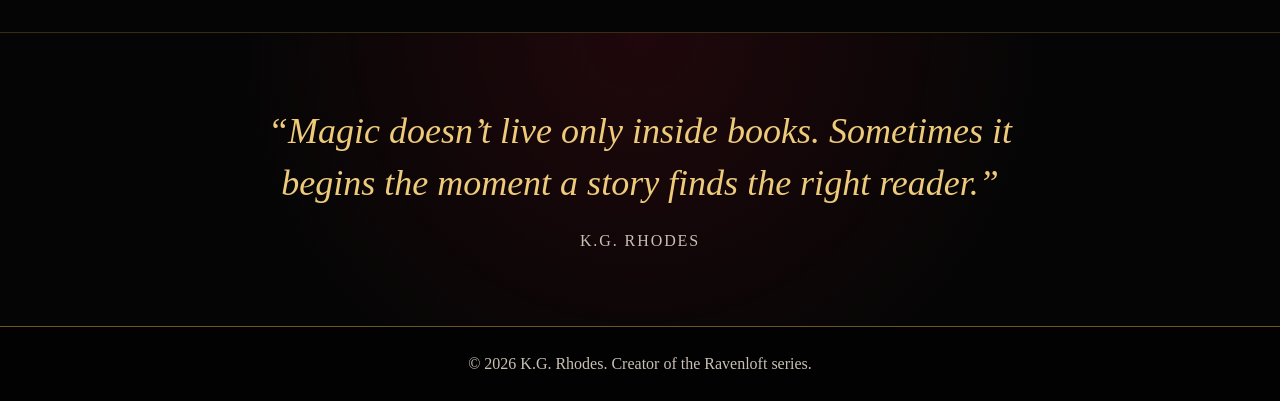
<file: contact.html>
<!doctype html>
<html lang="en">
<head>
  <meta charset="utf-8">
  <meta name="viewport" content="width=device-width,initial-scale=1">
  <title>Contact K.G. Rhodes | Ravenloft Series</title>
  <link rel="icon" type="image/png" href="assets/images/ravenloft-emblem.png">
  <meta name="description" content="Contact K.G. Rhodes for reader messages, book clubs, signings, interviews, podcasts, and Ravenloft inquiries.">
  <link rel="canonical" href="https://kgrhodesbooks.com/contact">
  <meta property="og:type" content="website">
  <meta property="og:title" content="Contact K.G. Rhodes | Ravenloft Series">
  <meta property="og:description" content="Contact K.G. Rhodes for reader messages, book clubs, signings, interviews, podcasts, and Ravenloft inquiries.">
  <meta property="og:url" content="https://kgrhodesbooks.com/contact">
  <meta property="og:image" content="https://kgrhodesbooks.com/assets/images/ravenloft-manor-hero.jpg">
  <meta name="twitter:card" content="summary_large_image">
  <meta name="twitter:title" content="Contact K.G. Rhodes | Ravenloft Series">
  <meta name="twitter:description" content="Contact K.G. Rhodes for reader messages, book clubs, signings, interviews, podcasts, and Ravenloft inquiries.">
  <meta name="twitter:image" content="https://kgrhodesbooks.com/assets/images/ravenloft-manor-hero.jpg">
  <link rel="stylesheet" href="assets/styles.css">
  <style>
    .contact-hero{
      padding:92px 0 68px;
      text-align:center;
      background:
        linear-gradient(90deg,rgba(0,0,0,1) 0%,rgba(0,0,0,1) 25%,rgba(0,0,0,.96) 40%,rgba(0,0,0,.82) 65%,rgba(0,0,0,.88) 100%),
        url('assets/images/ravenloft-manor-hero.jpg') center 38%/cover no-repeat;
      border-bottom:1px solid var(--line)
    }
    .contact-hero h1{
      margin:.16em 0 .24em;
      color:var(--gold-light);
      font-size:clamp(3rem,6vw,5.1rem);
      line-height:1
    }
    .contact-hero .hero-tagline{
      max-width:720px;
      margin:0 auto;
      color:#f2eadb;
      font-size:clamp(1.05rem,2vw,1.35rem);
      font-style:italic
    }
    .contact-section{padding:72px 0}
    .contact-intro{
      max-width:800px;
      margin:0 auto 42px;
      text-align:center;
      color:var(--muted);
      font-size:1.15rem;
      line-height:1.75
    }
    .contact-grid{
      display:grid;
      grid-template-columns:repeat(2,minmax(0,1fr));
      gap:26px;
      max-width:1000px;
      margin:auto
    }
    .contact-card{
      padding:36px;
      border:1px solid var(--line);
      background:linear-gradient(145deg,rgba(65,10,19,.66),rgba(7,7,7,.98));
      box-shadow:0 18px 50px rgba(0,0,0,.42)
    }
    .contact-card::before{
      content:"";
      display:block;
      width:72px;
      height:1px;
      margin:0 0 26px;
      background:var(--gold)
    }
    .contact-card h2{
      margin:.1em 0 .55em;
      color:var(--gold-light);
      font-size:1.85rem
    }
    .contact-card p{color:var(--muted);line-height:1.7}
    .contact-button{margin-top:16px}
    .direct-email{max-width:1000px;margin:24px auto 0;padding:18px 20px;text-align:center;border:1px solid rgba(199,154,69,.35);background:rgba(0,0,0,.35);color:var(--muted)}
    .direct-email span{display:block;margin-bottom:5px}
    .direct-email a{color:var(--gold-light);font-weight:700;overflow-wrap:anywhere}
    .request-list{padding-left:1.15rem;color:var(--muted)}
    .request-list li{margin:.5rem 0}
    .reader-note{
      max-width:860px;
      margin:55px auto 0;
      padding:40px;
      text-align:center;
      border:1px solid var(--line);
      background:linear-gradient(145deg,rgba(18,18,18,.98),rgba(7,7,7,.98))
    }
    .reader-note::before{
      content:"";
      display:block;
      width:88px;
      height:1px;
      margin:0 auto 24px;
      background:var(--gold)
    }
    .reader-note h2{
      color:var(--gold-light);
      font-size:2rem;
      margin:0 0 18px
    }
    .reader-note p{color:var(--muted);line-height:1.75}
    .signature-quote{
      padding:72px 0;
      text-align:center;
      background:radial-gradient(circle at 50% 0,rgba(83,13,24,.35),transparent 58%),#050505;
      border-top:1px solid rgba(199,154,69,.25)
    }
    .signature-quote blockquote{
      max-width:820px;
      margin:0 auto;
      color:var(--gold-light);
      font-size:clamp(1.45rem,3vw,2.25rem);
      font-style:italic;
      line-height:1.45
    }
    .signature-quote cite{
      display:block;
      margin-top:18px;
      color:var(--muted);
      font-style:normal;
      letter-spacing:.12em;
      text-transform:uppercase
    }
    @media(max-width:760px){
      .contact-grid{grid-template-columns:1fr}
      .contact-section{padding:56px 0}
      .contact-card,.reader-note{padding:27px}
      .contact-hero{padding:76px 0 54px;background-position:center 30%}
    }
  </style>
</head>
<body>
<header class="site-header">
  <div class="container nav-wrap">
    <a class="brand" href="index.html"><img src="assets/images/kg-rhodes-logo.png" alt="K.G. Rhodes"></a>
    <button class="nav-toggle" aria-expanded="false" aria-label="Open navigation">Menu</button>
    <nav class="main-nav" aria-label="Main navigation">
      <a href="index.html">The Manor</a>
      <a href="book.html">The Library</a>
      <a href="world.html">The World</a>
      <a href="bio.html">The Author</a>
      <a href="events.html">Events</a>
      <a href="guests.html">Guests at Ravenloft</a>
      <a href="contact.html" aria-current="page">Contact</a>
      <a href="https://storyoriginapp.com/giveaways/01a02f99-6bcb-75f7-bb76-8cf17a245619" target="_blank" rel="noopener noreferrer">Free Preview</a>
    </nav>
  </div>
</header>

<main>
  <section class="contact-hero">
    <div class="container">
      <p class="eyebrow">Let’s stay connected</p>
      <h1>Get in Touch</h1>
      <p class="hero-tagline">Every great story begins with a conversation.</p>
    </div>
  </section>

  <section class="contact-section">
    <div class="container">
      <p class="contact-intro">Whether you have finished <em>Ravenloft: The Calling</em>, have a question about the series, would like to discuss an event, or simply want to say hello, I would love to hear from you.</p>

      <div class="contact-grid">
        <article class="contact-card">
          <h2>Reader Messages</h2>
          <p>Share your thoughts about Ravenloft, tell me which character stayed with you, or simply stop by to say hello. Every message is read and appreciated.</p>
          <a class="button contact-button" href="mailto:kgrhodes_author@yahoo.com?subject=Message%20from%20a%20Ravenloft%20Reader">Email K.G. Rhodes</a>
        </article>

        <article class="contact-card">
          <h2>Book Clubs &amp; Events</h2>
          <p>Interested in inviting K.G. Rhodes to a book club, signing, library program, podcast, interview, or reader event?</p>
          <ul class="request-list">
            <li>Book clubs and library visits</li>
            <li>Book signings and reader gatherings</li>
            <li>Podcasts, interviews, and media requests</li>
          </ul>
          <a class="button contact-button" href="mailto:kgrhodes_author@yahoo.com?subject=Ravenloft%20Event%20or%20Interview%20Request">Send an Inquiry</a>
        </article>
      </div>

      <p class="direct-email"><span>Email directly or copy this address:</span><a href="mailto:kgrhodes_author@yahoo.com">kgrhodes_author@yahoo.com</a></p>

      <aside class="reader-note">
        <h2>Thank You for Visiting</h2>
        <p>Whether you have just discovered Ravenloft or have been following the journey from the beginning, thank you for taking the time to visit.</p>
        <p>Every message, every review, every conversation, and every reader means more than you know. I look forward to hearing from you.</p>
        <p><strong>— K.G. Rhodes</strong></p>
      </aside>
    </div>
  </section>

  <section class="signature-quote">
    <div class="container">
      <blockquote>“Magic doesn’t live only inside books. Sometimes it begins the moment a story finds the right reader.”</blockquote>
      <cite>K.G. Rhodes</cite>
    </div>
  </section>
</main>

<footer class="site-footer">
  <div class="container">© 2026 K.G. Rhodes. Creator of the Ravenloft series.</div>
</footer>
<script src="assets/main.js"></script>
</body>
</html>
</file>
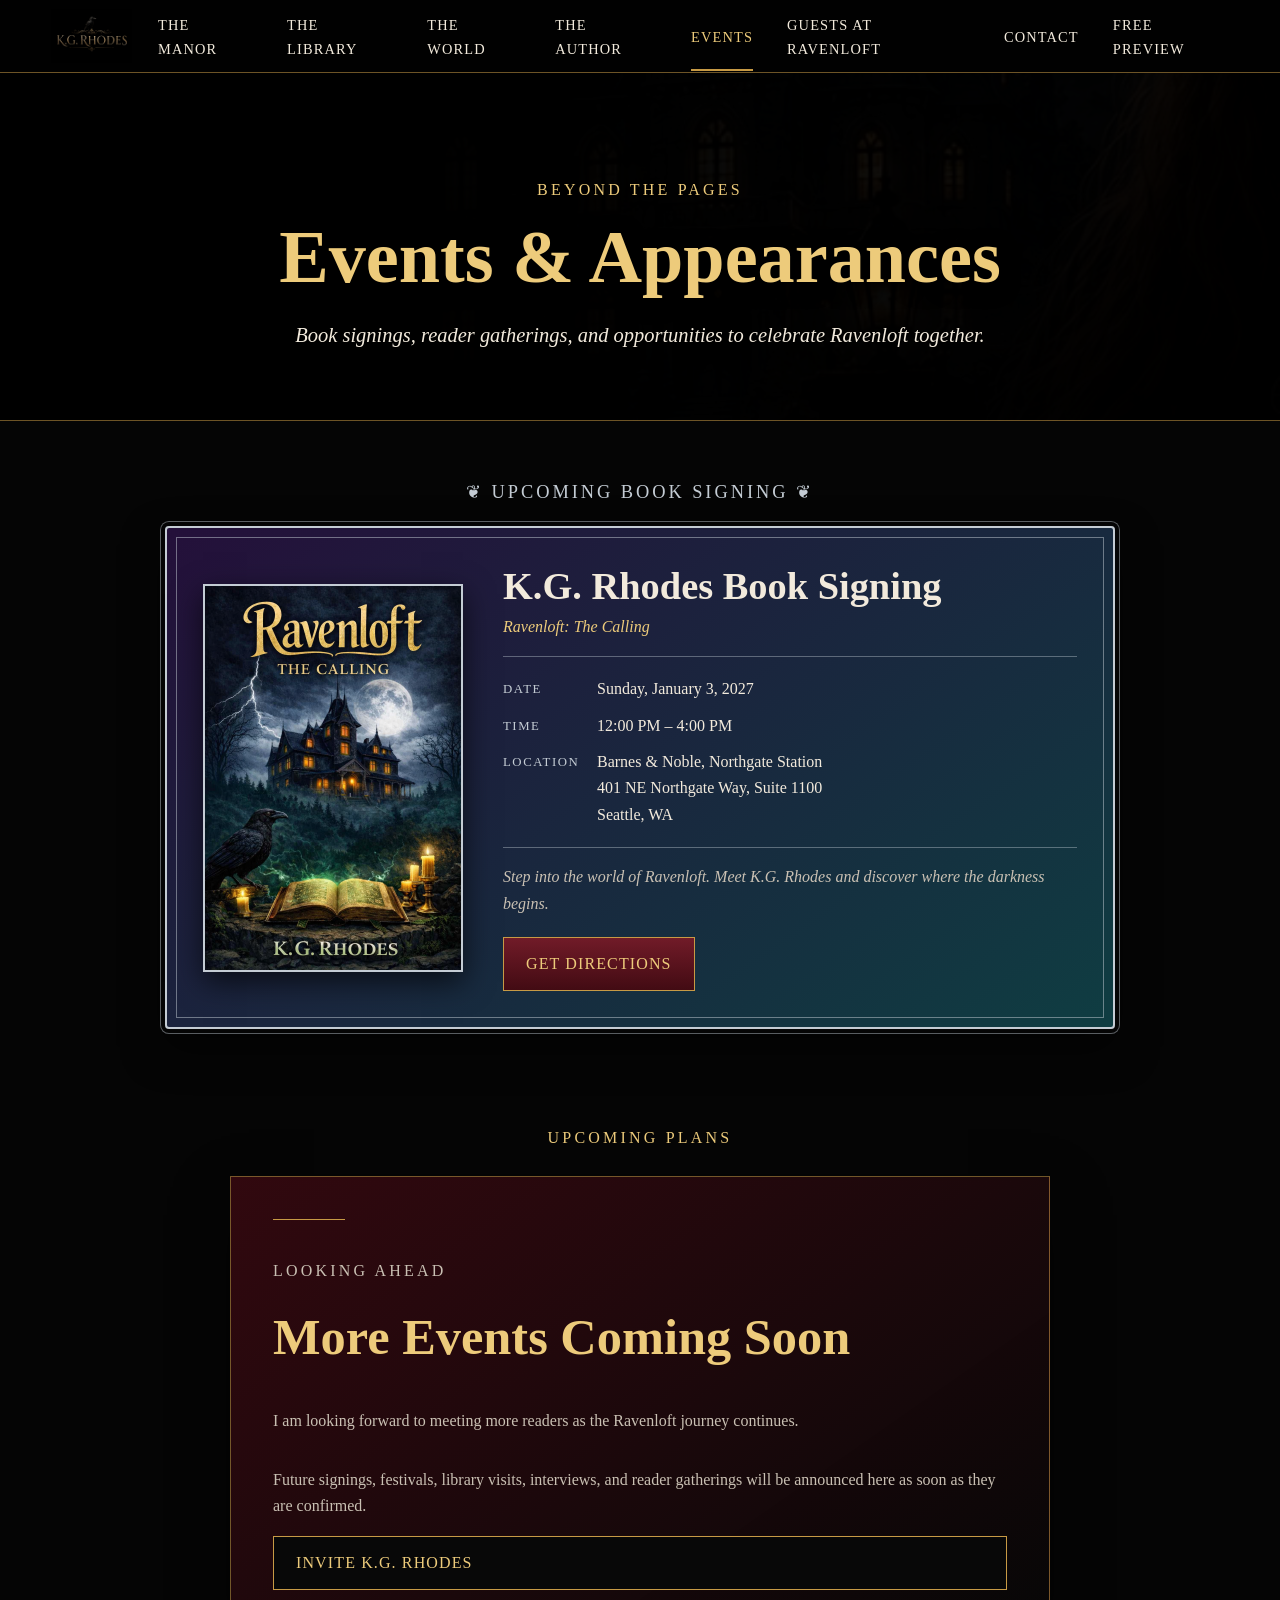
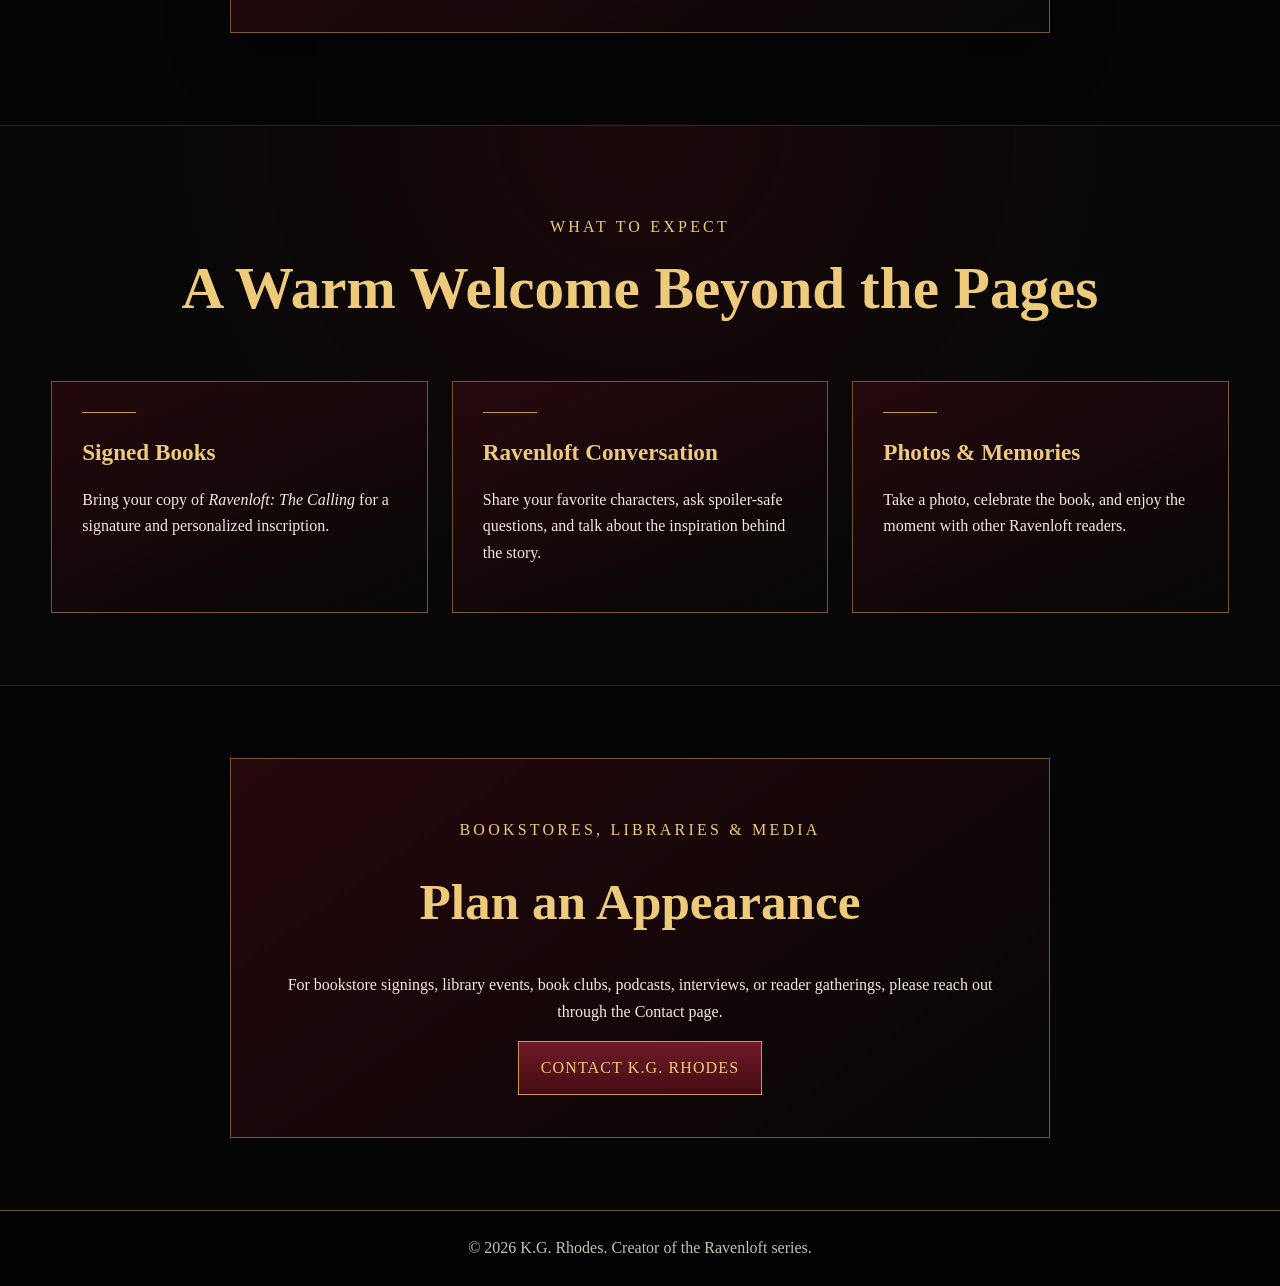
<file: events.html>
<!doctype html>
<html lang="en">
<head>
  <meta charset="utf-8">
  <meta name="viewport" content="width=device-width,initial-scale=1">
  <title>Events | K.G. Rhodes</title>
  <link rel="icon" type="image/png" href="assets/images/ravenloft-emblem.png">
  <meta name="description" content="Upcoming K.G. Rhodes book signings, reader gatherings, and Ravenloft appearances.">
  <link rel="canonical" href="https://kgrhodesbooks.com/events">
  <meta property="og:type" content="website">
  <meta property="og:title" content="Events & Appearances | K.G. Rhodes">
  <meta property="og:description" content="Find K.G. Rhodes book signings, reader gatherings, and Ravenloft appearances.">
  <meta property="og:url" content="https://kgrhodesbooks.com/events">
  <meta property="og:image" content="https://kgrhodesbooks.com/assets/images/ravenloft-manor-hero.jpg">
  <meta name="twitter:card" content="summary_large_image">
  <meta name="twitter:title" content="Events & Appearances | K.G. Rhodes">
  <meta name="twitter:description" content="Find K.G. Rhodes book signings, reader gatherings, and Ravenloft appearances.">
  <meta name="twitter:image" content="https://kgrhodesbooks.com/assets/images/ravenloft-manor-hero.jpg">
  <link rel="stylesheet" href="assets/styles.css?v=20260719-10">
  <style>
    .events-hero{
      position:relative;
      overflow:hidden;
      padding:88px 0 68px;
      text-align:center;
      background:
        linear-gradient(90deg,rgba(0,0,0,1) 0%,rgba(0,0,0,1) 25%,rgba(0,0,0,.96) 40%,rgba(0,0,0,.76) 68%,rgba(0,0,0,.84) 100%),
        linear-gradient(rgba(0,0,0,.7),rgba(0,0,0,.9)),
        url("assets/images/ravenloft-manor-hero.jpg") center 46%/cover no-repeat;
      border-bottom:1px solid var(--line)
    }
    .events-hero .container{position:relative;z-index:1}
    .events-hero h1{margin:.08em 0;color:var(--gold-light);font-size:clamp(2.8rem,5.8vw,4.9rem);line-height:1.04;text-shadow:0 4px 20px rgba(0,0,0,.85)}
    .events-tagline{max-width:760px;margin:22px auto 0;color:var(--cream);font-size:clamp(1.05rem,2vw,1.28rem);font-style:italic}
    .events-wrap{padding:72px 0 92px}
    .featured-event{display:grid;grid-template-columns:minmax(290px,.78fr) minmax(420px,1.22fr);gap:32px;align-items:stretch;margin-top:24px}
    .featured-event-single{grid-template-columns:1fr;max-width:820px;margin-left:auto;margin-right:auto}
    .future-preview,.event-details{border:1px solid var(--line);background:linear-gradient(145deg,rgba(67,10,19,.72),rgba(7,7,7,.98));box-shadow:0 20px 55px rgba(0,0,0,.45)}
    .future-preview{display:flex;flex-direction:column;justify-content:center;padding:42px;min-height:430px}
    .future-preview h2{color:var(--gold-light);font-size:clamp(2rem,4vw,3.15rem);line-height:1.08;margin:.2em 0 .55em}
    .future-preview p{color:var(--muted)}
    .gold-rule{width:72px;height:1px;background:var(--gold);margin:0 0 22px}
    .event-details{padding:44px}
    .event-details h2{font-size:clamp(2.35rem,4vw,3.7rem);line-height:1.06;color:var(--gold-light);margin:.1em 0 .48em}
    .event-welcome{font-size:1.08rem;color:var(--cream)}
    .event-meta{display:grid;grid-template-columns:repeat(2,minmax(0,1fr));gap:14px;margin:28px 0}
    .meta-box{border:1px solid rgba(199,154,69,.35);padding:16px;background:rgba(0,0,0,.35)}
    .meta-box strong{display:block;color:var(--gold-light);text-transform:uppercase;letter-spacing:.1em;font-size:.8rem;margin-bottom:4px}
    .event-note{padding-left:18px;border-left:2px solid var(--gold);color:var(--muted);font-style:italic}
    .event-actions{display:flex;gap:14px;flex-wrap:wrap;margin-top:26px}
    .events-section{padding:72px 0;border-top:1px solid rgba(199,154,69,.22)}
    .events-section.alt{background:radial-gradient(circle at 50% 0,rgba(76,10,20,.3),transparent 58%),#070707}
    .events-grid{display:grid;grid-template-columns:repeat(3,minmax(0,1fr));gap:24px;margin-top:34px}
    .event-info-card{border:1px solid var(--line);padding:30px;background:linear-gradient(155deg,rgba(57,9,17,.56),rgba(7,7,7,.98));text-align:left}
    .event-info-card:before{content:"";display:block;width:54px;height:1px;background:var(--gold);margin-bottom:20px}
    .event-info-card h3{color:var(--gold-light);font-size:1.45rem;margin:.25em 0 .55em}
    .future-box{max-width:820px;margin:auto;text-align:center;padding:42px;border:1px solid var(--line);background:linear-gradient(145deg,rgba(58,9,17,.62),rgba(6,6,6,.98))}
    .future-box h2{color:var(--gold-light);font-size:clamp(2rem,4vw,3.2rem);margin:.1em 0 .55em}
    @media(max-width:880px){
      .featured-event{grid-template-columns:1fr}
      .future-preview{min-height:0}
      .events-grid{grid-template-columns:1fr}
      .event-meta{grid-template-columns:1fr}
    }
    @media(max-width:520px){
      .events-hero{padding:72px 0 54px}
      .event-details,.future-preview,.future-box{padding:28px}
      .event-actions .button{width:100%;text-align:center}
    }
  </style>
</head>
<body>
<header class="site-header">
  <div class="container nav-wrap">
    <a class="brand" href="index.html"><img src="assets/images/kg-rhodes-logo.png" alt="K.G. Rhodes"></a>
    <button class="nav-toggle" aria-expanded="false" aria-label="Open navigation">Menu</button>
    <nav class="main-nav" aria-label="Main navigation">
      <a href="index.html">The Manor</a>
      <a href="book.html">The Library</a>
      <a href="world.html">The World</a>
      <a href="bio.html">The Author</a>
      <a href="events.html" aria-current="page">Events</a>
      <a href="guests.html">Guests at Ravenloft</a>
      <a href="contact.html">Contact</a>
      <a href="https://storyoriginapp.com/giveaways/01a02f99-6bcb-75f7-bb76-8cf17a245619" target="_blank" rel="noopener noreferrer">Free Preview</a>
    </nav>
  </div>
</header>

<main>
  <section class="events-hero">
    <div class="container">
      <p class="eyebrow">Beyond the pages</p>
      <h1>Events &amp; Appearances</h1>
      <p class="events-tagline">Book signings, reader gatherings, and opportunities to celebrate Ravenloft together.</p>
    </div>
  </section>

  <section class="bs-signing" id="book-signing" aria-labelledby="bs-title">
    <div class="bs-inner">
      <p class="bs-eyebrow"><span aria-hidden="true">&#10086;</span> Upcoming Book Signing <span aria-hidden="true">&#10086;</span></p>
      <article class="bs-card">
        <img class="bs-cover" src="assets/images/Ravenloft%20The%20Calling.png" width="1024" height="1536" alt="Cover of Ravenloft: The Calling by K.G. Rhodes">
        <div class="bs-details">
          <h2 id="bs-title">K.G. Rhodes Book Signing</h2>
          <p class="bs-book">Ravenloft: The Calling</p>
          <dl class="bs-meta">
            <div><dt>Date</dt><dd>Sunday, January 3, 2027</dd></div>
            <div><dt>Time</dt><dd>12:00 PM &ndash; 4:00 PM</dd></div>
            <div><dt>Location</dt><dd>Barnes &amp; Noble, Northgate Station<br>401 NE Northgate Way, Suite 1100<br>Seattle, WA</dd></div>
          </dl>
          <p class="bs-invite">Step into the world of Ravenloft. Meet K.G. Rhodes and discover where the darkness begins.</p>
          <a class="button" href="https://www.google.com/maps/dir/?api=1&amp;destination=Barnes+%26+Noble+Northgate+Station%2C+401+NE+Northgate+Way+Suite+1100%2C+Seattle%2C+WA" target="_blank" rel="noopener noreferrer">Get Directions</a>
        </div>
      </article>
    </div>
  </section>

  <section class="events-wrap">
    <div class="container">
      <p class="eyebrow center">Upcoming plans</p>
      <div class="featured-event featured-event-single">
        <aside class="future-preview">
          <div class="gold-rule"></div>
          <p class="eyebrow">Looking ahead</p>
          <h2>More Events Coming Soon</h2>
          <p>I am looking forward to meeting more readers as the Ravenloft journey continues.</p>
          <p>Future signings, festivals, library visits, interviews, and reader gatherings will be announced here as soon as they are confirmed.</p>
          <a class="button secondary" href="contact.html">Invite K.G. Rhodes</a>
        </aside>
      </div>
    </div>
  </section>

  <section class="events-section alt">
    <div class="container">
      <p class="eyebrow center">What to expect</p>
      <h2 class="section-title">A Warm Welcome Beyond the Pages</h2>
      <div class="events-grid">
        <article class="event-info-card">
          <h3>Signed Books</h3>
          <p>Bring your copy of <em>Ravenloft: The Calling</em> for a signature and personalized inscription.</p>
        </article>
        <article class="event-info-card">
          <h3>Ravenloft Conversation</h3>
          <p>Share your favorite characters, ask spoiler-safe questions, and talk about the inspiration behind the story.</p>
        </article>
        <article class="event-info-card">
          <h3>Photos &amp; Memories</h3>
          <p>Take a photo, celebrate the book, and enjoy the moment with other Ravenloft readers.</p>
        </article>
      </div>
    </div>
  </section>

  <section class="events-section">
    <div class="container">
      <div class="future-box">
        <p class="eyebrow">Bookstores, libraries &amp; media</p>
        <h2>Plan an Appearance</h2>
        <p>For bookstore signings, library events, book clubs, podcasts, interviews, or reader gatherings, please reach out through the Contact page.</p>
        <a class="button" href="contact.html">Contact K.G. Rhodes</a>
      </div>
    </div>
  </section>
</main>

<footer class="site-footer"><div class="container">© 2026 K.G. Rhodes. Creator of the Ravenloft series.</div></footer>
<script src="assets/main.js"></script>
</body>
</html>
</file>
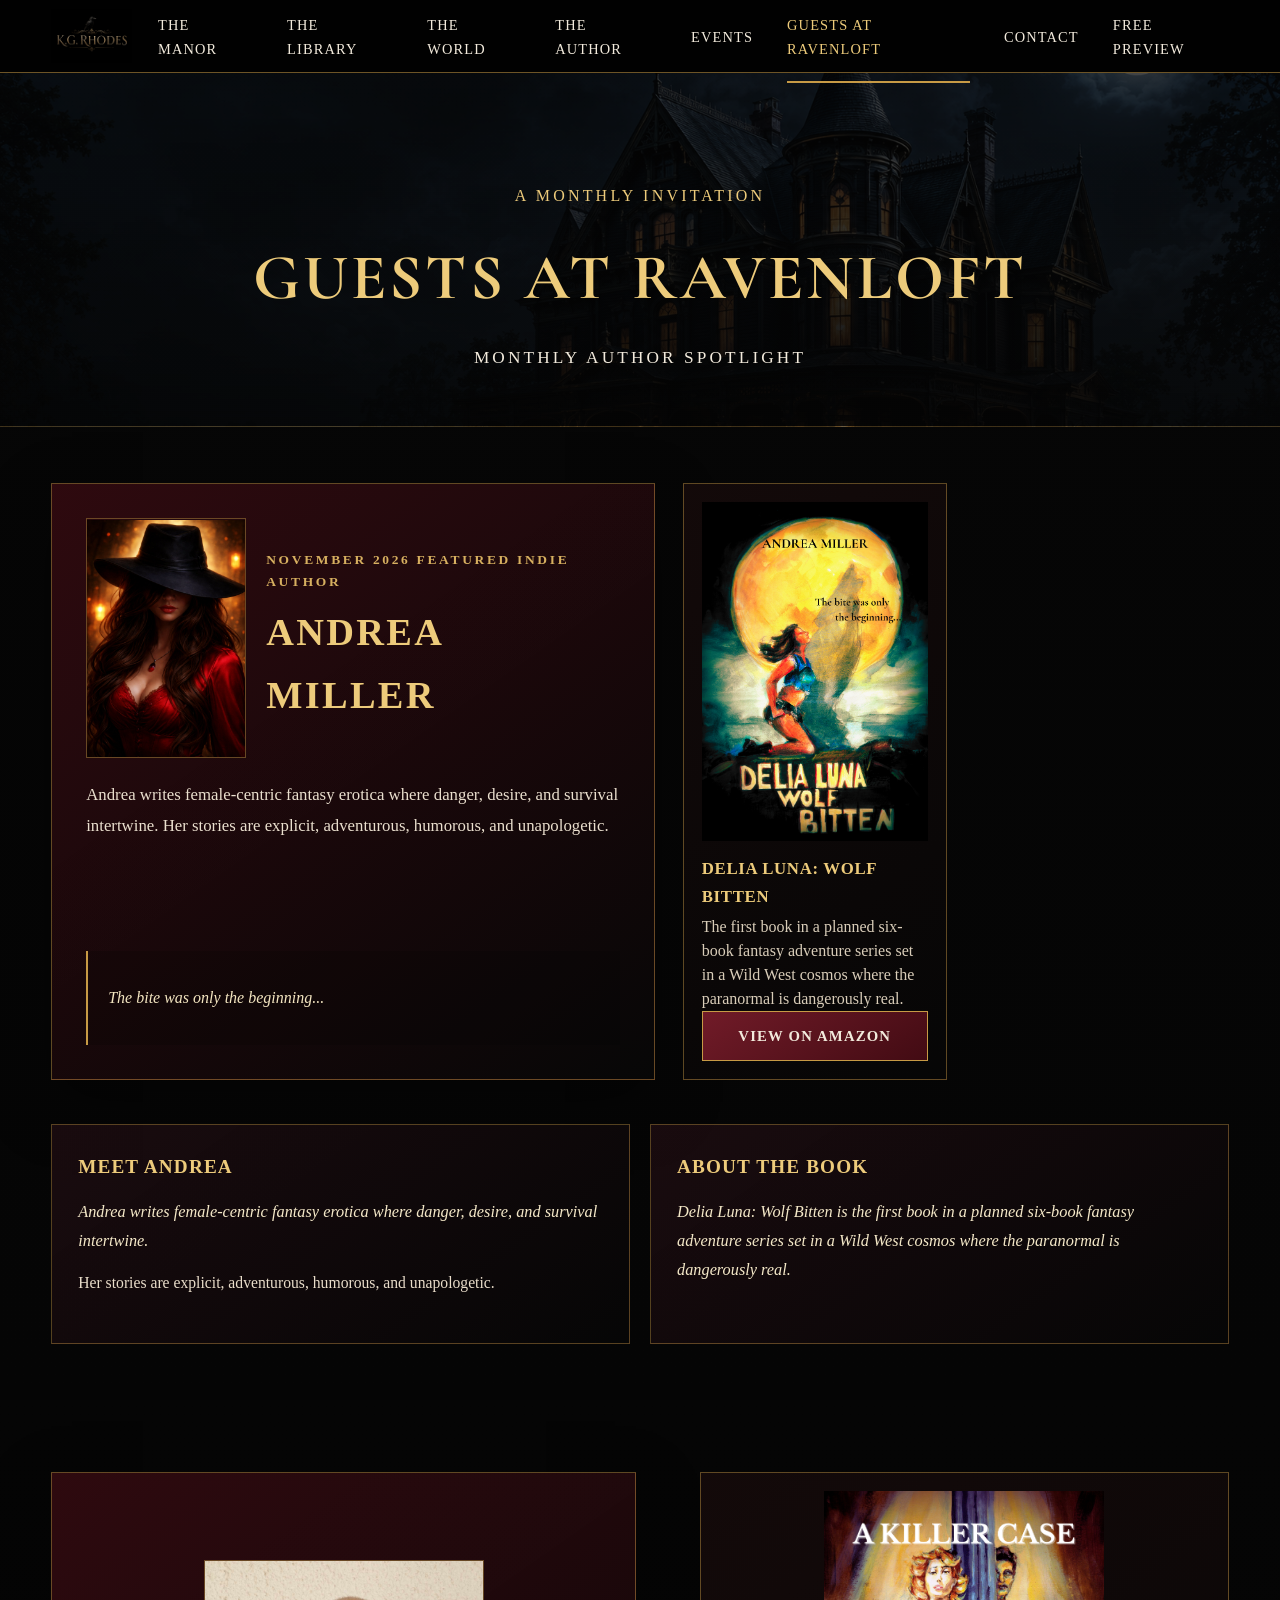
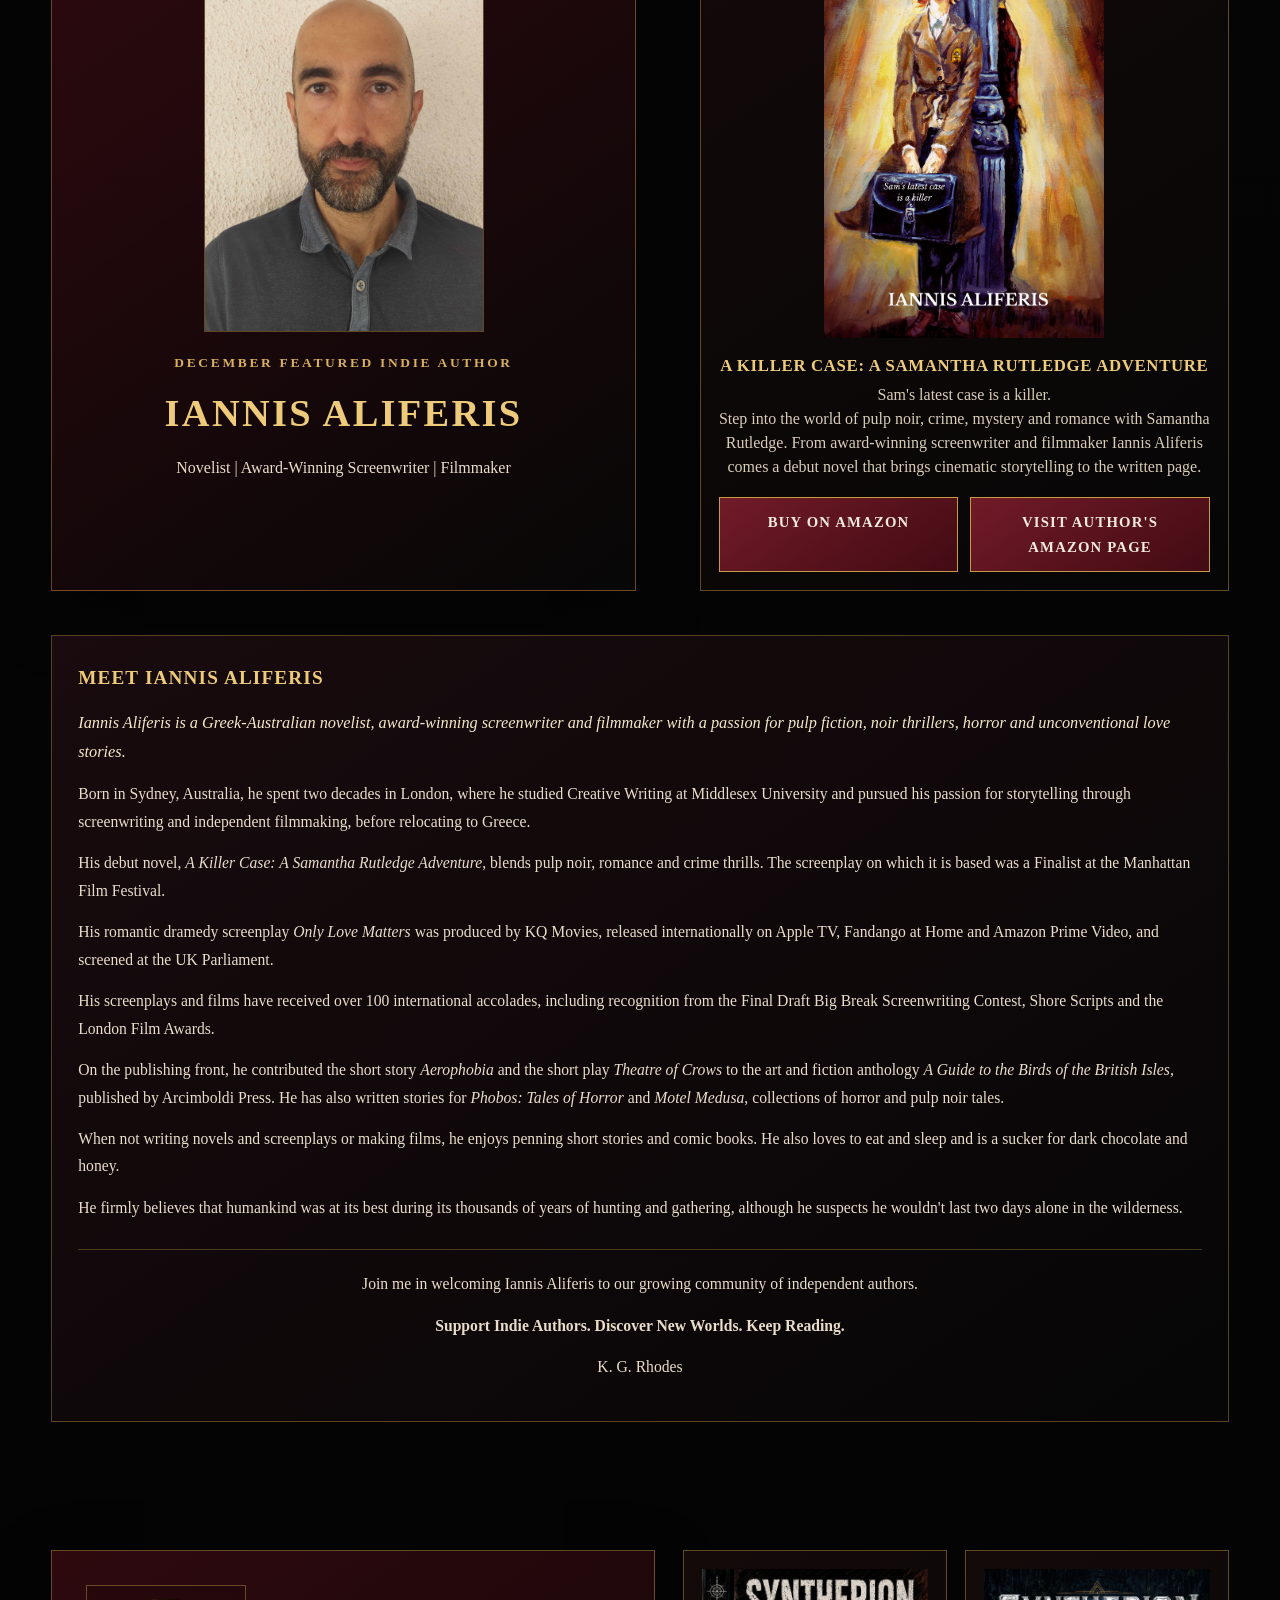
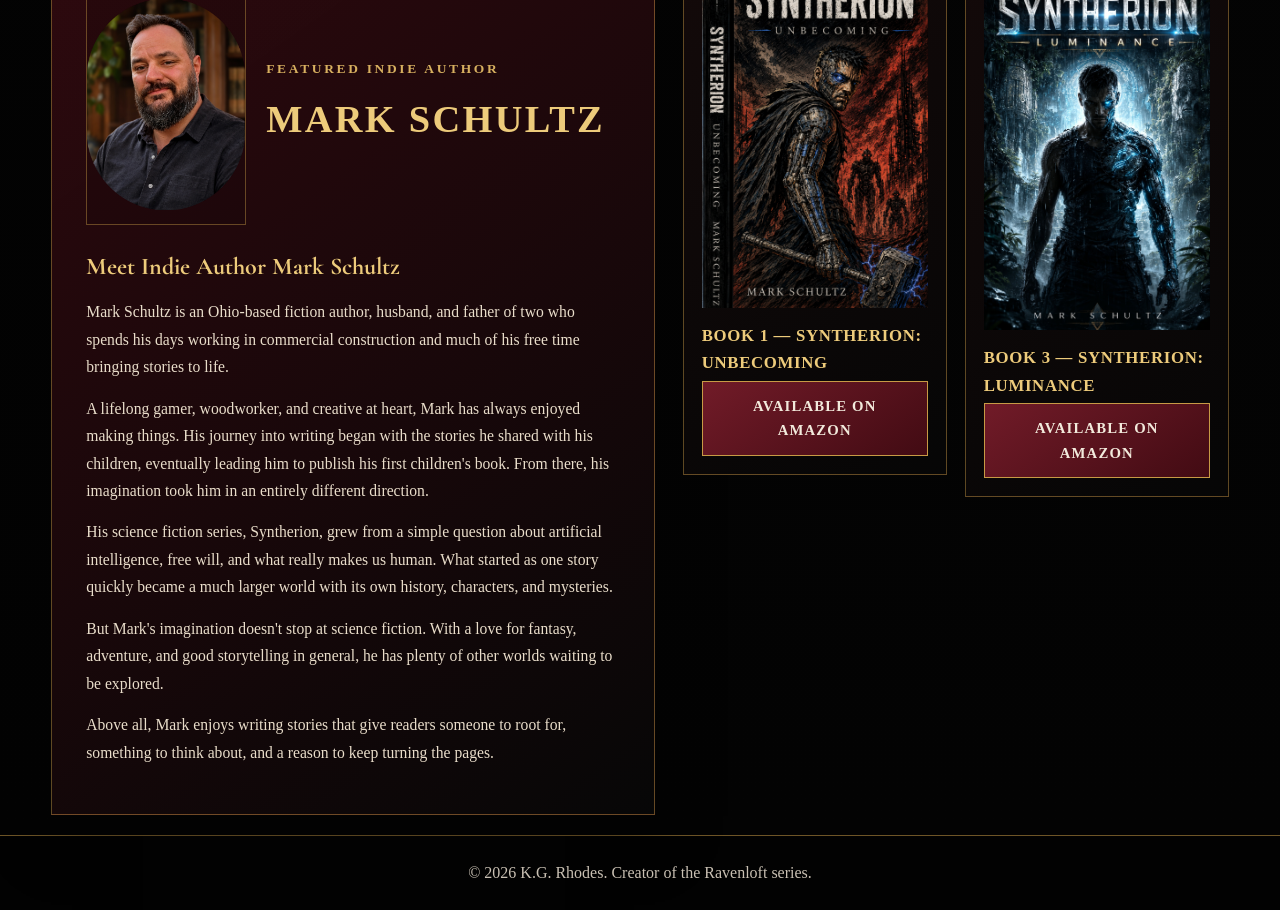
<file: guests.html>
<!doctype html>
<html lang="en">
<head>
  <meta charset="utf-8">
  <meta name="viewport" content="width=device-width, initial-scale=1">
  <title>Iannis Aliferis, December 2026 Guest | K.G. Rhodes</title>
  <link rel="icon" type="image/png" href="assets/images/ravenloft-emblem.png">
  <meta name="description" content="Meet December 2026 featured indie author Iannis Aliferis at Ravenloft and discover A Killer Case: A Samantha Rutledge Adventure.">
  <link rel="canonical" href="https://kgrhodesbooks.com/guests">
  <meta property="og:type" content="website">
  <meta property="og:title" content="Iannis Aliferis, December 2026 Guest | K.G. Rhodes">
  <meta property="og:description" content="Meet December 2026 featured indie author Iannis Aliferis at Ravenloft and discover A Killer Case: A Samantha Rutledge Adventure.">
  <meta property="og:url" content="https://kgrhodesbooks.com/guests">
  <meta property="og:image" content="https://kgrhodesbooks.com/images/iannis-a-killer-case.png">
  <meta property="og:image:alt" content="A Killer Case: A Samantha Rutledge Adventure cover by Iannis Aliferis">
  <meta name="twitter:card" content="summary_large_image">
  <meta name="twitter:title" content="Iannis Aliferis, December 2026 Guest | K.G. Rhodes">
  <meta name="twitter:description" content="Meet December 2026 featured indie author Iannis Aliferis at Ravenloft and discover A Killer Case: A Samantha Rutledge Adventure.">
  <meta name="twitter:image" content="https://kgrhodesbooks.com/images/iannis-a-killer-case.png">
  <meta name="twitter:image:alt" content="A Killer Case: A Samantha Rutledge Adventure cover by Iannis Aliferis">
  <link href="https://fonts.googleapis.com/css2?family=Cormorant+Garamond:wght@500;600;700&display=swap" rel="stylesheet">
  <link rel="stylesheet" href="assets/styles.css">
</head>
<body>
  <header class="site-header">
    <div class="container nav-wrap">
      <a class="brand" href="index.html"><img src="assets/images/kg-rhodes-logo.png" alt="K.G. Rhodes"></a>
      <button class="nav-toggle" aria-expanded="false" aria-label="Open navigation">Menu</button>
      <nav class="main-nav" aria-label="Main navigation">
        <a href="index.html">The Manor</a>
        <a href="book.html">The Library</a>
        <a href="world.html">The World</a>
        <a href="bio.html">The Author</a>
        <a href="events.html">Events</a>
        <a href="guests.html" aria-current="page">Guests at Ravenloft</a>
        <a href="contact.html">Contact</a>
        <a href="https://storyoriginapp.com/giveaways/01a02f99-6bcb-75f7-bb76-8cf17a245619" target="_blank" rel="noopener noreferrer">Free Preview</a>
      </nav>
    </div>
  </header>

  <main class="guest-page">
    <section class="guest-hero">
      <div class="container guest-hero-inner">
        <p class="eyebrow">A monthly invitation</p>
        <h1>Guests at Ravenloft</h1>
        <p class="guest-subtitle">Monthly Author Spotlight</p>
      </div>
    </section>

    <section class="guest-feature" id="andrea-miller" aria-labelledby="andrea-title">
      <div class="container guest-feature-grid">
        <div class="guest-feature-copy">
          <div class="guest-author-spotlight">
            <img src="images/Andrea%20Miller%20Avatar%20B%20Red%20Picasa.jpg" alt="Portrait of Andrea Miller">
            <div>
              <p class="guest-label">November 2026 Featured Indie Author</p>
              <h2 id="andrea-title">Andrea Miller</h2>
            </div>
          </div>
          <p class="guest-intro">Andrea writes female-centric fantasy erotica where danger, desire, and survival intertwine. Her stories are explicit, adventurous, humorous, and unapologetic.</p>
          <div class="guest-quote-block">
            <p>The bite was only the beginning...</p>
          </div>
        </div>

        <div class="guest-covers" aria-label="Book by Andrea Miller">
          <article class="guest-cover-card">
            <img src="images/Delia%20Luna%20Cover%20ebook%20PNG.png" alt="Delia Luna: Wolf Bitten cover by Andrea Miller">
            <div class="guest-cover-caption">
              <h3>Delia Luna: Wolf Bitten</h3>
              <p>The first book in a planned six-book fantasy adventure series set in a Wild West cosmos where the paranormal is dangerously real.</p>
              <a class="guest-button" href="https://www.amazon.com/Delia-Luna-Wolf-Bitten-Werewolf-ebook/dp/B0GYYRLYQD" target="_blank" rel="noopener noreferrer">View on Amazon</a>
            </div>
          </article>
        </div>
      </div>
    </section>

    <section class="guest-content" aria-label="About Andrea Miller and Delia Luna: Wolf Bitten">
      <div class="container guest-content-grid">
        <article class="guest-card guest-card-bio">
          <h3>Meet Andrea</h3>
          <p class="guest-bio-intro">Andrea writes female-centric fantasy erotica where danger, desire, and survival intertwine.</p>
          <p>Her stories are explicit, adventurous, humorous, and unapologetic.</p>
        </article>

        <article class="guest-card">
          <h3>About the Book</h3>
          <p class="guest-bio-intro"><em>Delia Luna: Wolf Bitten</em> is the first book in a planned six-book fantasy adventure series set in a Wild West cosmos where the paranormal is dangerously real.</p>
        </article>
      </div>
    </section>

    <section class="guest-feature guest-feature-iannis" id="iannis-aliferis" aria-labelledby="iannis-title">
      <div class="container guest-feature-grid">
        <div class="guest-feature-copy">
          <div class="guest-author-spotlight">
            <img src="images/iannis-aliferis-author.jpg" alt="Portrait of Iannis Aliferis">
            <div>
              <p class="guest-label">December Featured Indie Author</p>
              <h2 id="iannis-title">Iannis Aliferis</h2>
              <p class="guest-author-subtitle">Novelist | Award-Winning Screenwriter | Filmmaker</p>
            </div>
          </div>
        </div>

        <div class="guest-covers" aria-label="Featured book by Iannis Aliferis">
          <article class="guest-cover-card">
            <img src="images/iannis-a-killer-case.png" alt="A Killer Case: A Samantha Rutledge Adventure cover by Iannis Aliferis">
            <div class="guest-cover-caption">
              <h3>A Killer Case: A Samantha Rutledge Adventure</h3>
              <p class="guest-book-tagline">Sam's latest case is a killer.</p>
              <p>Step into the world of pulp noir, crime, mystery and romance with Samantha Rutledge. From award-winning screenwriter and filmmaker Iannis Aliferis comes a debut novel that brings cinematic storytelling to the written page.</p>
              <div class="guest-button-stack">
                <a class="guest-button guest-button-inline" href="https://www.amazon.com/dp/B0G2ZXRCB3" target="_blank" rel="noopener noreferrer">Buy on Amazon</a>
                <a class="guest-button guest-button-inline" href="https://www.amazon.com/author/iannisaliferis" target="_blank" rel="noopener noreferrer">Visit Author's Amazon Page</a>
              </div>
            </div>
          </article>
        </div>
      </div>
    </section>

    <section class="guest-content" aria-label="About Iannis Aliferis">
      <div class="container guest-content-grid">
        <article class="guest-card guest-card-bio guest-iannis-bio">
          <h3>Meet Iannis Aliferis</h3>
          <p class="guest-bio-intro">Iannis Aliferis is a Greek-Australian novelist, award-winning screenwriter and filmmaker with a passion for pulp fiction, noir thrillers, horror and unconventional love stories.</p>
          <p>Born in Sydney, Australia, he spent two decades in London, where he studied Creative Writing at Middlesex University and pursued his passion for storytelling through screenwriting and independent filmmaking, before relocating to Greece.</p>
          <p>His debut novel, <em>A Killer Case: A Samantha Rutledge Adventure</em>, blends pulp noir, romance and crime thrills. The screenplay on which it is based was a Finalist at the Manhattan Film Festival.</p>
          <p>His romantic dramedy screenplay <em>Only Love Matters</em> was produced by KQ Movies, released internationally on Apple TV, Fandango at Home and Amazon Prime Video, and screened at the UK Parliament.</p>
          <p>His screenplays and films have received over 100 international accolades, including recognition from the Final Draft Big Break Screenwriting Contest, Shore Scripts and the London Film Awards.</p>
          <p>On the publishing front, he contributed the short story <em>Aerophobia</em> and the short play <em>Theatre of Crows</em> to the art and fiction anthology <em>A Guide to the Birds of the British Isles</em>, published by Arcimboldi Press. He has also written stories for <em>Phobos: Tales of Horror</em> and <em>Motel Medusa</em>, collections of horror and pulp noir tales.</p>
          <p>When not writing novels and screenplays or making films, he enjoys penning short stories and comic books. He also loves to eat and sleep and is a sucker for dark chocolate and honey.</p>
          <p>He firmly believes that humankind was at its best during its thousands of years of hunting and gathering, although he suspects he wouldn't last two days alone in the wilderness.</p>
          <div class="guest-iannis-closing">
            <p>Join me in welcoming Iannis Aliferis to our growing community of independent authors.</p>
            <p><strong>Support Indie Authors. Discover New Worlds. Keep Reading.</strong></p>
            <p>K. G. Rhodes</p>
          </div>
        </article>
      </div>
    </section>

    <section class="guest-feature guest-feature-mark" id="mark-schultz" aria-labelledby="mark-title">
      <div class="container guest-feature-grid">
        <div class="guest-feature-copy">
          <div class="guest-author-spotlight">
            <img src="images/Mark%20Schultz.png" alt="Portrait of Mark Schultz">
            <div>
              <p class="guest-label">Featured Indie Author</p>
              <h2 id="mark-title">Mark Schultz</h2>
            </div>
          </div>
          <div class="guest-mark-bio">
            <h3>Meet Indie Author Mark Schultz</h3>
            <p>Mark Schultz is an Ohio-based fiction author, husband, and father of two who spends his days working in commercial construction and much of his free time bringing stories to life.</p>
            <p>A lifelong gamer, woodworker, and creative at heart, Mark has always enjoyed making things. His journey into writing began with the stories he shared with his children, eventually leading him to publish his first children's book. From there, his imagination took him in an entirely different direction.</p>
            <p>His science fiction series, Syntherion, grew from a simple question about artificial intelligence, free will, and what really makes us human. What started as one story quickly became a much larger world with its own history, characters, and mysteries.</p>
            <p>But Mark's imagination doesn't stop at science fiction. With a love for fantasy, adventure, and good storytelling in general, he has plenty of other worlds waiting to be explored.</p>
            <p>Above all, Mark enjoys writing stories that give readers someone to root for, something to think about, and a reason to keep turning the pages.</p>
          </div>
        </div>

        <div class="guest-covers" aria-label="Books by Mark Schultz">
          <article class="guest-cover-card">
            <img src="images/Mark%20Book%20cover%201.png" alt="Syntherion: Unbecoming, Book 1, cover by Mark Schultz">
            <div class="guest-cover-caption">
              <h3>Book 1 — Syntherion: Unbecoming</h3>
              <a class="guest-button" href="https://link.amazon/B02lIpX1i" target="_blank" rel="noopener noreferrer">Available on Amazon</a>
            </div>
          </article>
          <article class="guest-cover-card">
            <img src="images/Mark%20book%20cover%202.jpg" alt="Syntherion: Luminance, Book 3, cover by Mark Schultz">
            <div class="guest-cover-caption">
              <h3>Book 3 — Syntherion: Luminance</h3>
              <a class="guest-button" href="https://link.amazon/B09xvMcwK" target="_blank" rel="noopener noreferrer">Available on Amazon</a>
            </div>
          </article>
        </div>
      </div>
    </section>

  </main>

  <footer class="site-footer">
    <div class="container">© 2026 K.G. Rhodes. Creator of the Ravenloft series.</div>
  </footer>

  <script>
    const toggle = document.querySelector('.nav-toggle');
    const nav = document.querySelector('.main-nav');
    if (toggle && nav) {
      toggle.addEventListener('click', () => {
        const open = nav.classList.toggle('open');
        toggle.setAttribute('aria-expanded', String(open));
      });
    }
  </script>
</body>
</html>
</file>
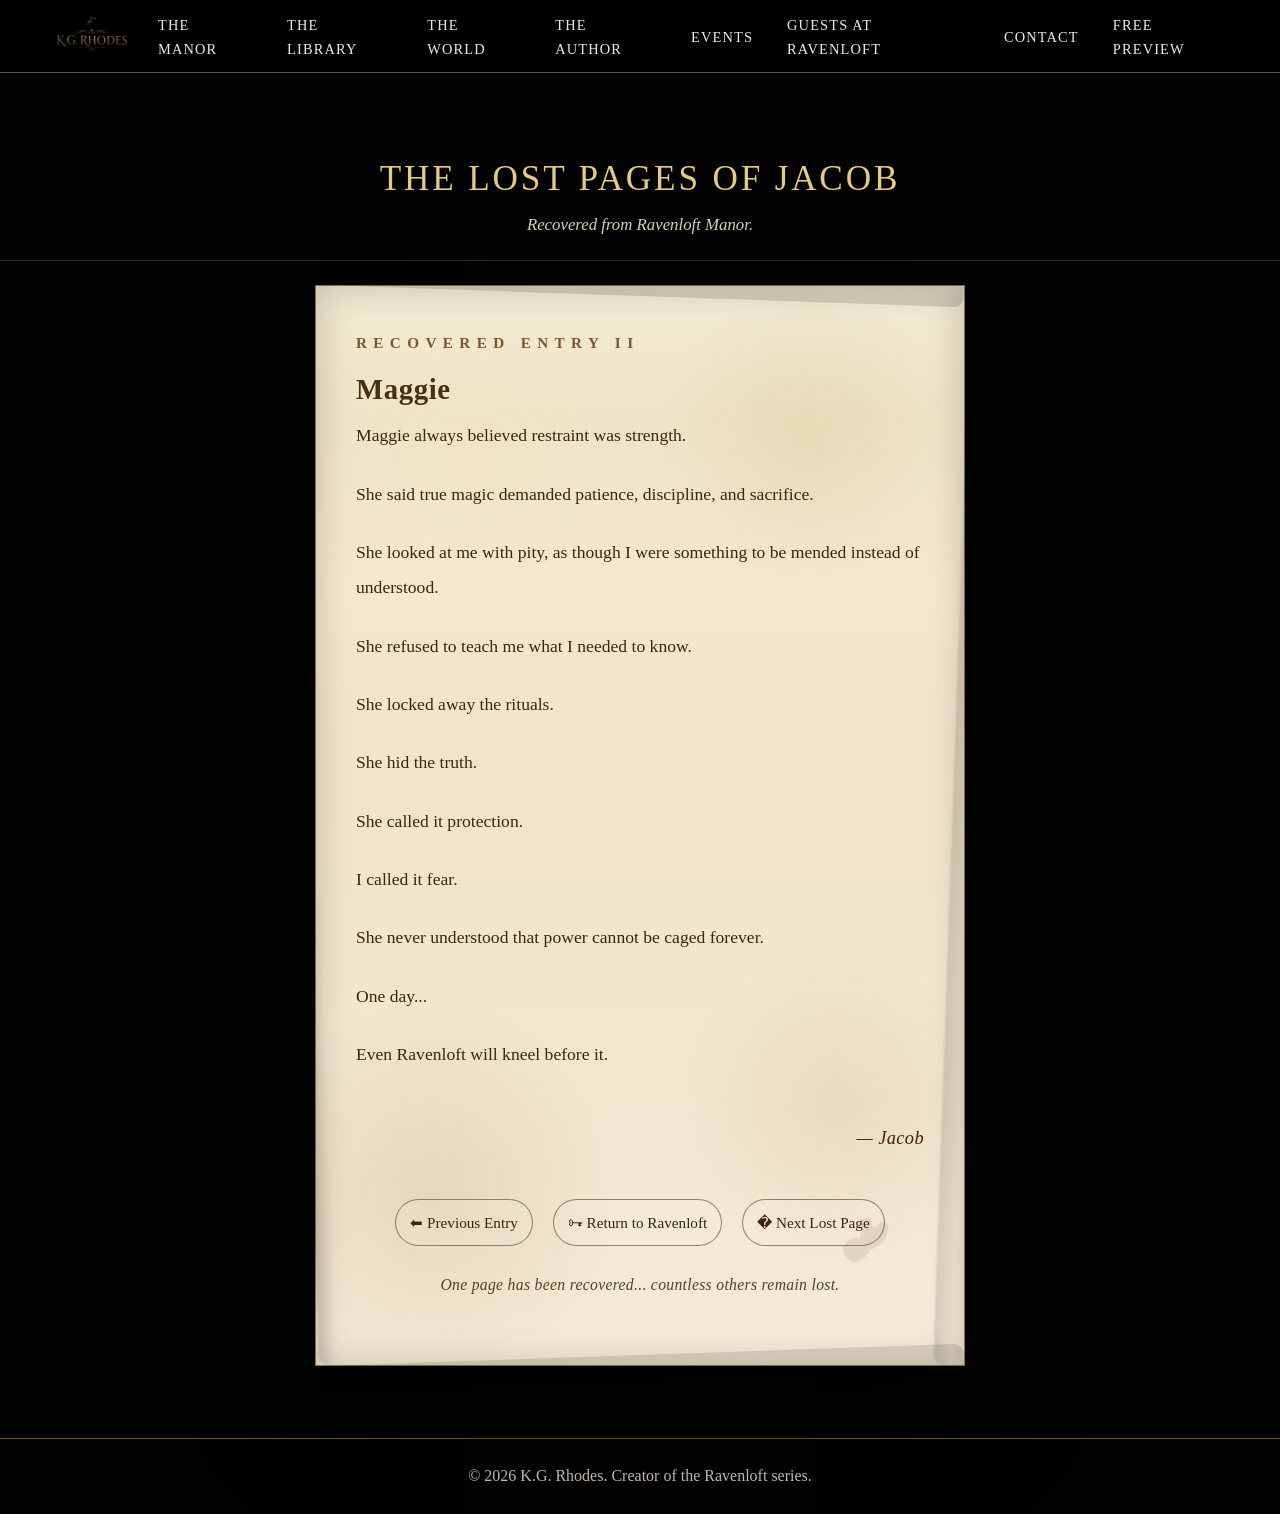
<file: jacobs-journal.html>
﻿<!doctype html>
<html lang="en">
<head>
  <meta charset="utf-8">
  <meta name="viewport" content="width=device-width,initial-scale=1">
  <title>Jacob's Journal | Ravenloft</title>
  <link rel="icon" type="image/png" href="assets/images/ravenloft-emblem.png">
  <meta name="description" content="Jacob's recovered journal page from Ravenloft Manor, entry two about Maggie.">
  <meta property="og:type" content="website">
  <meta property="og:title" content="Jacob's Journal | Ravenloft">
  <meta property="og:description" content="Recovered page two from Ravenloft Manor, Jacob's journal entry about Maggie.">
  <link rel="stylesheet" href="assets/styles.css">
  <style>
    .journal-page { background: #040303; color: #f2eadc; min-height: 100vh; }
    .journal-hero { padding: 86px 0 20px; text-align: center; border-bottom: 1px solid rgba(199,154,69,.25); }
    .journal-hero .eyebrow { margin: 0 0 10px; color: #d6a647; text-transform: uppercase; letter-spacing:.18em; font-weight:700; font-size:.88rem; }
    .journal-hero h1 { margin: 0; color: #e6cb86; font-family: Georgia, "Times New Roman", serif; font-size: clamp(1.55rem,3vw,2.2rem); line-height:1.15; font-weight:300; letter-spacing:.08em; }
    .journal-hero p { margin: 12px auto 0; max-width: 780px; color: #dcd1bb; font-size: clamp(.95rem,1.4vw,1.05rem); line-height:1.7; font-style: italic; }
    .journal-shell { display: flex; justify-content: center; padding: 24px 20px 72px; }
    .journal-sheet {
      width: min(650px,100%);
      padding: 42px 40px;
      background: radial-gradient(circle at 24% 16%, rgba(243, 230, 187, 0.24), transparent 12%),
                  radial-gradient(circle at 76% 14%, rgba(185, 148, 90, 0.14), transparent 14%),
                  radial-gradient(circle at 18% 84%, rgba(160, 118, 62, 0.16), transparent 18%),
                  radial-gradient(circle at 80% 76%, rgba(142, 103, 55, 0.1), transparent 16%),
                  linear-gradient(180deg, #f2ebd3 0%, #efe4c7 12%, #f5e7d0 28%, #f1e4ca 44%, #f5ead6 100%);
      border: 1px solid rgba(84, 42, 14, 0.65);
      box-shadow: 0 40px 100px rgba(0,0,0,.56), inset 0 0 40px rgba(0,0,0,.14), inset 0 0 35px rgba(104, 57, 18, .08);
      position: relative;
      color: #36210f;
      font-family: "Palatino Linotype", "Book Antiqua", Palatino, Georgia, serif;
      line-height: 1.95;
    }
    .journal-sheet::before,
    .journal-sheet::after {
      content: '';
      position: absolute;
      left: 0;
      right: 0;
      height: 28px;
      background: linear-gradient(180deg, transparent, rgba(0,0,0,.08));
      pointer-events: none;
    }
    .journal-sheet::before { top: -18px; transform: rotate(2deg); box-shadow: inset 0 22px 32px rgba(0,0,0,.08); }
    .journal-sheet::after { bottom: -18px; transform: rotate(-2deg); box-shadow: inset 0 -22px 32px rgba(0,0,0,.08); }
    .journal-sheet::after { background: linear-gradient(0deg, transparent, rgba(0,0,0,.08)); }
    .journal-sheet::before { background: linear-gradient(180deg, transparent, rgba(0,0,0,.1)); }
    .journal-sheet .page-edge::before,
    .journal-sheet .page-edge::after {
      width: 30px;
      background: linear-gradient(90deg, rgba(0,0,0,.2), rgba(0,0,0,0) 60%);
      filter: blur(1px);
    }
    .journal-sheet .page-edge::before { left: -18px; }
    .journal-sheet .page-edge::after { right: -18px; }
    .journal-sheet::before,
    .journal-sheet::after,
    .journal-sheet .page-edge::before,
    .journal-sheet .page-edge::after {
      border-radius: 10px;
    }
    .journal-sheet .page-edge { position: absolute; inset: 0; pointer-events: none; }
    .journal-sheet .page-edge::before,
    .journal-sheet .page-edge::after {
      content: '';
      position: absolute;
      width: 28px;
      height: 100%;
      background: linear-gradient(90deg, rgba(0,0,0,.12), transparent 65%);
      top: 0;
      filter: blur(1px);
    }
    .journal-sheet .page-edge::before { left: -16px; transform: rotate(-2deg); }
    .journal-sheet .page-edge::after { right: -16px; transform: rotate(2deg); }
    .journal-sheet .sheet-inner { position: relative; }
    .journal-sheet .sheet-inner::after {
      content: '';
      position: absolute;
      right: 26px;
      bottom: 24px;
      width: 72px;
      height: 72px;
      background-image: url("data:image/svg+xml,%3Csvg xmlns='http://www.w3.org/2000/svg' viewBox='0 0 120 120'%3E%3Cpath d='M25 70 C25 55 45 50 58 56 C62 40 82 34 90 48 C92 38 102 38 108 46 C110 66 82 84 68 78 C64 86 50 96 36 92 C30 88 24 82 25 70 Z M65 31 C68 26 74 25 79 28 C83 31 84 38 81 43 C74 48 68 46 64 40 C60 34 61 32 65 31 Z' fill='%236e4a2d'/%3E%3C/svg%3E");
      background-size: contain;
      background-repeat: no-repeat;
      opacity: 0.12;
      filter: blur(0.5px);
      transform: rotate(-16deg);
      pointer-events: none;
    }
    .journal-sheet .small-title { margin: 0 0 1rem; color: #7c5630; letter-spacing:.42em; text-transform: uppercase; font-size:.95rem; font-weight:700; }
    .journal-sheet h2 { margin: 0 0 .85rem; color: #4b2f11; font-size: 1.8rem; line-height:1.05; letter-spacing:.02em; }
    .journal-sheet p { margin: 0 0 1.45rem; color: #3b2610; font-family: "Segoe Script", "Lucida Handwriting", "Palatino Linotype", "Book Antiqua", Palatino, Georgia, serif; font-size: clamp(1rem,1.38vw,1.1rem); line-height: 2; }
    .journal-sheet p em { color: #4a2f17; font-style: italic; }
    .journal-sheet .signature { margin: 3rem 0 0; color: #45210b; font-size: 1.15rem; font-style: italic; text-align: right; letter-spacing: .02em; }
    .journal-sheet .artifact-nav { display: flex; justify-content: center; gap: 1.25rem; flex-wrap: wrap; margin-top: 2.6rem; }
    .journal-sheet .artifact-nav a { color: #3c230f; text-decoration: none; font-size: .95rem; background: rgba(255,255,255,.08); padding: 8px 14px; border: 1px solid rgba(72, 43, 20, 0.55); border-radius: 999px; }
    .journal-sheet .artifact-nav a:hover { background: rgba(255,255,255,.13); }
    .journal-sheet .artifact-note { margin-top: 1.4rem; color: #5b3e24; font-size: .98rem; font-style: italic; text-align: center; letter-spacing: .02em; }
    .journal-sheet .entry-badge { display: inline-block; margin: 0 0 .75rem; padding: 0.3rem 0.7rem; border: 1px solid rgba(93, 58, 28, 0.6); background: rgba(78, 45, 20, 0.08); color: #5f3d1f; letter-spacing: .16em; text-transform: uppercase; font-size: .76rem; font-weight: 700; }
    .journal-sheet .button { display: inline-block; padding: 13px 26px; border: 1px solid rgba(88, 50, 20, 0.7); background: linear-gradient(180deg, #4a2f16 0%, #2f1a0d 100%); color: #f0d79e; text-transform: uppercase; letter-spacing:.08em; font-weight:700; text-decoration:none; box-shadow: 0 10px 18px rgba(0,0,0,.35); }
    .journal-sheet .button:hover { background: linear-gradient(180deg, #5f3e1f 0%, #3a2412 100%); }
    @media (max-width: 720px) {
      .journal-sheet { padding: 32px 24px; }
      .journal-hero { padding: 70px 0 28px; }
      .journal-sheet h2 { font-size: clamp(2rem,7vw,3rem); }
      .journal-shell { padding: 34px 16px 56px; }
    }
    @media (max-width: 520px) {
      .journal-sheet { padding: 24px 18px; }
      .journal-sheet .button { width: 100%; }
    }
  </style>
</head>
<body>
<header class="site-header">
  <div class="container nav-wrap">
    <a class="brand" href="index.html"><img src="assets/images/kg-rhodes-logo.png" alt="K.G. Rhodes"></a>
    <button class="nav-toggle" aria-expanded="false" aria-label="Open navigation">Menu</button>
    <nav class="main-nav" aria-label="Main navigation">
      <a href="index.html">The Manor</a>
      <a href="book.html">The Library</a>
      <a href="world.html">The World</a>
      <a href="bio.html">The Author</a>
      <a href="events.html">Events</a>
      <a href="guests.html">Guests at Ravenloft</a>
      <a href="contact.html">Contact</a>
      <a href="https://storyoriginapp.com/giveaways/01a02f99-6bcb-75f7-bb76-8cf17a245619" target="_blank" rel="noopener noreferrer">Free Preview</a>
    </nav>
  </div>
</header>
<main class="journal-page">
  <section class="journal-hero">
    <div class="container">
      <h1>THE LOST PAGES OF JACOB</h1>
      <p><em>Recovered from Ravenloft Manor.</em></p>
    </div>
  </section>
  <section class="journal-shell">
    <article class="journal-sheet" id="journal-viewer" aria-live="polite">
      <div class="page-edge"></div>
      <div class="sheet-inner" id="journal-sheet-inner"></div>
    </article>
  </section>
</main>
<footer class="site-footer">
  <div class="container">© 2026 K.G. Rhodes. Creator of the Ravenloft series.</div>
</footer>
<script>
  (function() {
    const sheetInner = document.getElementById('journal-sheet-inner');

    const entries = {
      ii: `
        <p class="small-title">RECOVERED ENTRY II</p>
        <h2>Maggie</h2>
        <p>Maggie always believed restraint was strength.</p>
        <p>She said true magic demanded patience, discipline, and sacrifice.</p>
        <p>She looked at me with pity, as though I were something to be mended instead of understood.</p>
        <p>She refused to teach me what I needed to know.</p>
        <p>She locked away the rituals.</p>
        <p>She hid the truth.</p>
        <p>She called it protection.</p>
        <p>I called it fear.</p>
        <p>She never understood that power cannot be caged forever.</p>
        <p>One day...</p>
        <p>Even Ravenloft will kneel before it.</p>
        <p class="signature">— Jacob</p>
        <div class="artifact-nav">
          <a href="world.html#journal-modal">⬅ Previous Entry</a>
          <a href="world.html">🗝 Return to Ravenloft</a>
          <a href="#" data-next-entry="iii">� Next Lost Page</a>
        </div>
        <p class="artifact-note">One page has been recovered... countless others remain lost.</p>
      `,
      iii: `
        <p class="small-title">RECOVERED ENTRY III</p>
        <p class="entry-badge">Book Two</p>
        <h2>The Hidden Records</h2>
        <p>I found references to records hidden beneath Ravenloft.</p>
        <p>The Manor refuses to reveal the entrance.</p>
        <p>Whatever she protects was here before the first stone of the house was placed.</p>
        <p class="signature">— Jacob</p>
        <div class="artifact-nav">
          <a href="#" data-prev-entry="ii">⬅ Previous Entry</a>
          <a href="world.html">🗝 Return to Ravenloft</a>
        </div>
        <p class="artifact-note">Book Two entry recovered from the hidden archive.</p>
      `
    };

    function renderEntry(name) {
      if (!sheetInner) return;
      sheetInner.innerHTML = entries[name] || entries.ii;
      bindEntryNavigation();
    }

    function bindEntryNavigation() {
      const prevLink = sheetInner.querySelector('[data-prev-entry]');
      if (prevLink) {
        prevLink.addEventListener('click', function(event) {
          event.preventDefault();
          renderEntry('ii');
        });
      }

      const nextLink = sheetInner.querySelector('[data-next-entry]');
      if (nextLink) {
        nextLink.addEventListener('click', function(event) {
          event.preventDefault();
          renderEntry('iii');
        });
      }
    }

    renderEntry('ii');
  })();
</script>
<script src="assets/main.js"></script>
</body>
</html>
</file>
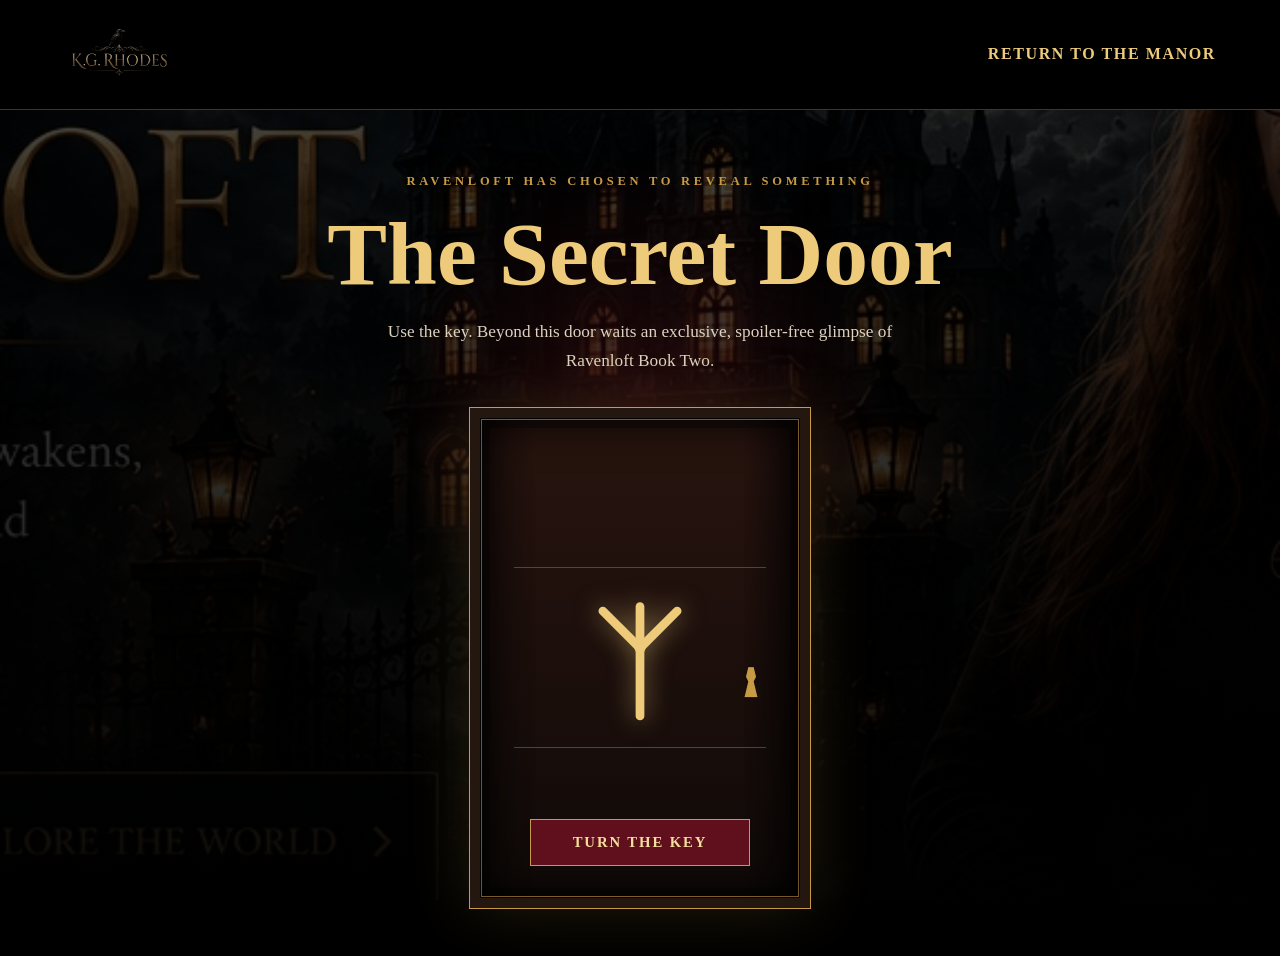
<file: secret.html>
<!doctype html>
<html lang="en">
<head>
  <meta charset="utf-8">
  <meta name="viewport" content="width=device-width,initial-scale=1">
  <title>The Secret Door | K.G. Rhodes</title>
  <meta name="description" content="Unlock an exclusive, spoiler-free glimpse of Ravenloft Book Two by K.G. Rhodes.">
  <meta name="robots" content="noindex,follow">
  <link rel="icon" type="image/png" href="assets/images/ravenloft-emblem.png">
  <link rel="stylesheet" href="assets/styles.css">
  <style>
    :root{--gold:#c79a45;--gold-light:#edcb7b;--cream:#f0e7d8;--muted:#b8aa96;--blood:#691321}
    *{box-sizing:border-box}
    html{scroll-behavior:smooth}
    body{margin:0;background:#030303;color:var(--cream);font-family:Georgia,'Times New Roman',serif}
    .secret-header{position:relative;z-index:10;display:flex;align-items:center;justify-content:space-between;gap:20px;padding:18px clamp(20px,5vw,72px);border-bottom:1px solid rgba(199,154,69,.35);background:rgba(0,0,0,.95)}
    .secret-header img{width:110px;height:auto}
    .secret-header a{color:var(--gold-light);text-decoration:none;font-weight:700;letter-spacing:.1em;text-transform:uppercase}
    .door-stage{min-height:calc(100vh - 82px);display:grid;place-items:center;padding:48px 20px;background:radial-gradient(circle at 50% 35%,rgba(104,18,27,.28),transparent 30%),linear-gradient(rgba(0,0,0,.72),rgba(0,0,0,.96)),url('assets/images/ravenloft-manor-hero.jpg') center/cover fixed}
    .door-wrap{width:min(680px,100%);text-align:center}
    .eyebrow{color:var(--gold);font-size:.78rem;font-weight:700;letter-spacing:.3em;text-transform:uppercase}
    .door-wrap h1{margin:.2em 0;color:var(--gold-light);font-size:clamp(2.8rem,7vw,5.8rem);line-height:1}
    .door-intro{max-width:560px;margin:18px auto 32px;color:#ddd1bf;font-size:1.08rem;line-height:1.7}
    .secret-door{position:relative;width:min(340px,82vw);height:500px;margin:0 auto;perspective:1200px}
    .door-frame{position:absolute;inset:0;border:10px solid #24170f;outline:1px solid var(--gold);background:radial-gradient(circle at 50% 35%,rgba(215,164,74,.38),transparent 35%),#080706;box-shadow:0 0 60px rgba(199,154,69,.18),inset 0 0 60px #000}
    .door-panel{position:absolute;inset:11px;display:flex;flex-direction:column;align-items:center;justify-content:center;padding:28px;border:1px solid rgba(199,154,69,.55);background:linear-gradient(90deg,rgba(0,0,0,.3),transparent 18%,transparent 82%,rgba(0,0,0,.5)),linear-gradient(#28140f,#100a08);transform-origin:left center;transition:transform 1.35s cubic-bezier(.2,.75,.2,1);box-shadow:inset 0 0 0 8px rgba(0,0,0,.3),inset 0 0 45px #000;z-index:2}
    .door-panel::before,.door-panel::after{content:"";position:absolute;left:32px;right:32px;height:1px;background:rgba(199,154,69,.38)}
    .door-panel::before{top:31%}.door-panel::after{bottom:31%}
    .door-rune-svg{width:112px;height:142px;overflow:visible;filter:drop-shadow(0 0 12px rgba(237,203,123,.55))}
    .door-rune-svg .rune-line{fill:none;stroke:var(--gold-light);stroke-width:8;stroke-linecap:round;stroke-linejoin:round}
    .door-rune-svg .rune-center{fill:var(--gold-light)}
    .door-keyhole{position:absolute;right:38px;top:52%;width:18px;height:30px;background:var(--gold);clip-path:polygon(35% 0,65% 0,78% 32%,65% 48%,86% 100%,14% 100%,35% 48%,22% 32%);box-shadow:0 0 12px var(--gold)}
    .unlock-button{position:absolute;left:50%;bottom:42px;transform:translateX(-50%);z-index:3;min-width:220px;padding:14px 20px;border:1px solid var(--gold);background:#5f101c;color:#f5df9f;font:700 .92rem Georgia,serif;letter-spacing:.13em;text-transform:uppercase;cursor:pointer}
    .unlock-button:hover,.unlock-button:focus{background:#7b1725;box-shadow:0 0 24px rgba(199,154,69,.28)}
    .secret-door.open .door-panel{transform:rotateY(-105deg)}
    .secret-door.open .unlock-button{opacity:0;pointer-events:none;transition:opacity .3s}
    .preview{display:none;max-width:820px;margin:0 auto;padding:80px 24px 100px}
    .preview.revealed{display:block;animation:reveal 1s ease both}
    @keyframes reveal{from{opacity:0;transform:translateY(28px)}to{opacity:1;transform:none}}
    .preview-heading{text-align:center;margin-bottom:52px}
    .preview-heading h2{margin:.2em 0;color:var(--gold-light);font-size:clamp(2.4rem,6vw,4rem)}
    .preview-heading p{color:var(--muted);font-style:italic}
    .manuscript{position:relative;padding:clamp(28px,6vw,64px);border:1px solid rgba(199,154,69,.46);background:linear-gradient(145deg,rgba(49,10,16,.56),rgba(7,7,7,.98));box-shadow:0 24px 70px rgba(0,0,0,.6)}
    .manuscript::before{content:"";position:absolute;inset:12px;border:1px solid rgba(199,154,69,.16);pointer-events:none}
    .manuscript p{position:relative;margin:0 0 1.15em;font-size:clamp(1.05rem,2.2vw,1.23rem);line-height:1.82}
    .manuscript-heading{position:relative;margin:0 0 1.1em;color:var(--gold-light);font-size:clamp(1.5rem,3.6vw,2.1rem);text-align:center;letter-spacing:.08em;text-transform:uppercase}
    .manuscript-heading:not(:first-child){margin-top:2.2em;padding-top:1.4em;border-top:1px solid rgba(199,154,69,.28)}
    .manuscript p.opening::first-letter{float:left;margin:.08em .12em 0 0;color:var(--gold-light);font-size:4.4rem;line-height:.72}
    .ending{text-align:center;margin-top:52px;padding-top:38px;border-top:1px solid rgba(199,154,69,.36)}
    .ending h3{color:var(--gold-light);font-size:clamp(2rem,5vw,3.2rem);margin:.2em 0}
    .ending p{color:var(--muted)}
    .return-link{display:inline-block;margin-top:22px;padding:13px 22px;border:1px solid var(--gold);color:var(--gold-light);text-decoration:none;font-weight:700;letter-spacing:.1em;text-transform:uppercase}
    @media(max-width:520px){.secret-header img{width:82px}.secret-header a{font-size:.72rem}.secret-door{height:440px}.door-rune-svg{width:96px;height:124px}.manuscript{padding:34px 24px}}
    @media(prefers-reduced-motion:reduce){html{scroll-behavior:auto}.door-panel{transition:none}.preview.revealed{animation:none}}
  </style>
</head>
<body>
  <header class="secret-header">
    <a href="index.html" aria-label="Return to K.G. Rhodes homepage"><img src="assets/images/kg-rhodes-logo.png" alt="K.G. Rhodes"></a>
    <a href="index.html">Return to the Manor</a>
  </header>
  <main>
    <section class="door-stage" aria-labelledby="door-title">
      <div class="door-wrap">
        <p class="eyebrow">Ravenloft has chosen to reveal something</p>
        <h1 id="door-title">The Secret Door</h1>
        <p class="door-intro">Use the key. Beyond this door waits an exclusive, spoiler-free glimpse of Ravenloft Book Two.</p>
        <div class="secret-door" id="secret-door">
          <div class="door-frame" aria-hidden="true"></div>
          <div class="door-panel" aria-hidden="true"><svg class="door-rune-svg" viewBox="0 0 100 130" role="img" aria-label="Complete Algiz protection rune">
              <path class="rune-line" d="M50 118 V18"/>
              <path class="rune-line" d="M50 56 L16 22"/>
              <path class="rune-line" d="M50 56 L84 22"/>
              <circle class="rune-center" cx="50" cy="56" r="5"/>
            </svg><span class="door-keyhole"></span></div>
          <button class="unlock-button" id="unlock-door" type="button">Turn the Key</button>
        </div>
      </div>
    </section>
    <section class="preview" id="book-two-preview" aria-labelledby="preview-title">
      <div class="preview-heading">
        <p class="eyebrow">An exclusive glimpse</p>
        <h2 id="preview-title">Ravenloft: The Rising</h2>
        <p>Book Two</p>
      </div>
      <article class="manuscript">
        <h3 class="manuscript-heading">Prologue</h3>
        <p class="opening">The torches burned low in the old house, their flames bending away from the circle carved into the floor. Iron and ash thickened the air. Outside, Winter Creek held its breath, the way a town does when it knows something unforgivable is about to happen.</p>
        <p>High in the rafters, a raven watched. Its blue eyes reflected the sigils below.</p>
        <p>The circle was carved, not drawn. Deep grooves filled with iron dust and ash formed a lattice of old magic. Blood channels branched outward like veins waiting to carry the sacrifice into the lock. Four stones sat at the cardinal points. The northern stone hummed with a low, mournful tone. The eastern stone rang sharp as a blade. The southern stone throbbed like a heartbeat. The western stone whispered like wind through bones.</p>
        <p>Thirteen cloaked witches stood around the circle. Hooded. Silent. Their resolve held, but their hands betrayed them.</p>
        <p>At the center knelt the Architect.</p>
        <p>Human, then too human. His obsidian eyes tracked each witch with a predator's patience. The Mirror Bowl beside him rippled, reflecting not his face but the monstrous shape beneath it. A single raven feather lay at the northern anchor, placed there by a tradition older than the house itself.</p>
        <p>The eldest witch scattered iron filings along the outer ring. The second poured ash from the First Fire. The third crushed bone powder between trembling fingers. Each ingredient hissed as it touched the circle, as if the ritual recognized its own birthright.</p>
        <p>The Architect smiled. "Thirteen witches who claim to guard the world, yet you tremble like children."</p>
        <p>The youngest witch flinched. "We should not be doing this. He built the lock. He knows every flaw."</p>
        <p>"That is why it will hold," the second insisted, though her voice wavered.</p>
        <p>"And why it will break," the Architect murmured.</p>
        <p>The eldest ignored him and lifted the Binding Blade. The metal was forged from the same ore as the original lock. The room seemed to recoil from its cold sheen.</p>
        <p>"You think age gives you wisdom," the Architect said. "It only gives you more to lose."</p>
        <p>The sigils ignited one by one. Frost crawled across the windows. The house groaned, its beams bowing inward as if bracing for what was coming.</p>
        <p>The Architect leaned forward. "Iron. Ash. Bone. Blood. You cling to old tools because you have no new ideas."</p>
        <p>But the eldest witch's hand hovered over the final sigil. This one was not his. This one was older than the Architect. Older than the house. Older than the thirteen.</p>
        <p>The raven croaked once, a low and rattling warning.</p>
        <p>The Architect's smile faltered. "What is that?"</p>
        <p>The eldest pressed her palm to the sigil.</p>
        <p>It pulsed once. White, then black, then something colorless and impossible.</p>
        <p>The Architect recoiled. "No. That mark is not mine."</p>
        <p>"We added what you could not," the eldest said.</p>
        <p>"You tampered with my design," he hissed. "You fools. You do not understand what you have invoked."</p>
        <p>"We do not need to understand it," the third witch said. "We only need it to hold you."</p>
        <p>The circle roared to life. Shadows clawed at the air as the Architect surged against his bindings.</p>
        <p>"One breath," he whispered. "One mistake. That is all I need."</p>
        <p>The youngest witch hesitated. The Architect's shadow stretched toward the edge of the sigils.</p>
        <p>The raven dove from the rafters. Its wings cracked the air. The youngest startled back into position.</p>
        <p>The circle stabilized.</p>
        <p>The eldest did not hesitate.</p>
        <p>The blade descended.</p>
        <p>Blood struck the sigils. Light flared. The Architect's form split into shadow and teeth as the lock dragged him downward into the seam between worlds. The house screamed.</p>
        <p>As he fell, he reached.</p>
        <p>His hand, no longer flesh, brushed the youngest witch's wrist.</p>
        <p>Cold. Then burning.</p>
        <p>The mark bloomed beneath the skin. Lines of light crawled up the witch's arm like molten veins. The sigils answered, flaring in the same pattern.</p>
        <p>The Architect's voice curled through the collapsing lock. "There you are. The one who trembles. The one who breaks."</p>
        <p>The mark pulsed once. A heartbeat that did not belong to the witch.</p>
        <p>"I choose you. I choose your blood. I choose your future."</p>
        <p>The youngest screamed as the light carved itself into bone.</p>
        <p>"This is not a wound," the Architect whispered. "This is a door."</p>
        <p>The circle collapsed inward. His final words echoed through the room.</p>
        <p>"Seal me. Bury me. Hide me beneath your floorboards. I will rise through your children."</p>
        <p>Silence fell.</p>
        <p>The youngest collapsed, clutching their wrist where the mark still burned. The others did not notice. They were too busy sealing the floor, burying the ritual, burying the truth.</p>
        <p>Above them, the house settled. The lock held. The Architect slept.</p>
        <p>But the raven remained.</p>
        <p>It watched the youngest witch tremble. It watched the mark pulse beneath their skin. Then, with a single beat of its wings, it vanished into the rafters.</p>
        <p>The mark remained.</p>
        <p>And the bloodline it touched would one day return to Winter Creek.</p>
        <h3 class="manuscript-heading">Chapter One</h3>
        <p>Rowan read the letter for the fourth time that morning, though she already knew every word by heart.</p>
        <p>Dear Dr. Ashford,</p>
        <p>We are so pleased to offer you the position of Chief of Emergency Medicine here at Winter Creek General Hospital. Our community has been hoping for someone with your experience and heart, and we believe you'll be a wonderful fit for both the hospital and the town.</p>
        <p>If you choose to accept, please reach out to Dr. Amy Whitmore so she can help you get settled. We've already arranged a small cottage for you near the hospital. Nothing fancy, but cozy, quiet, and close to everything you'll need.</p>
        <p>Your salary and benefits are outlined in the enclosed packet, and Dr. Whitmore will answer any questions when you arrive. We're a small place, but we take good care of our own.</p>
        <p>Welcome to Winter Creek, Dr. Ashford. We're looking forward to meeting you.</p>
        <p>Warmly, Winter Creek General Administration</p>
        <p>She lowered the paper slowly.</p>
        <p>She should have felt relieved. It was a new job, a clean slate, and a chance to outrun the strange restlessness that had been gnawing at her for months.</p>
        <p>The moment she touched the parchment, the tug in her chest tightened again. Sharper this time. Almost painful. The memory returned without warning: the fluorescent lights buzzing above the emergency room, the smell of antiseptic and burnt coffee, and the hollow tone of a monitor flatlining behind a curtain she had not reached fast enough. A teenage boy lay motionless on the bed. Rowan called for the defibrillator, reached for the paddles, and confirmed the setting with the nurse. Then something surged down her arms and flooded her hands. Not electricity. Not adrenaline. Something else.</p>
        <p>Heat and light flooded her palms as she pressed the paddles to the boy's chest. The unit had been set to 120 joules, but the output registered 360. Three times the intended charge. The shock was too much for his already failing heart. Rowan checked the setting herself. The nurse had entered it correctly. No one could explain the surge. Afterward, people talked. They pointed. They blamed.</p>
        <p>The review cleared Rowan and blamed equipment failure, a freak accident no one could have predicted. She signed the final report with a hand that refused to stay steady, then pressed her palm flat against the desk until the shaking stopped. The explanation never felt right. She remembered the surge, the heat, and the way something inside her slipped loose for one terrible second. She did not understand it. She had spent months refusing to try.</p>
        <p>Now, with the letter in her hands, the same sensation flickered beneath her skin. Faint. Unsteady. Terrifying. Winter Creek General was her chance to begin again and leave the trauma of that day behind.</p>
        <p>The dreams had started the same night the letter arrived.</p>
        <p>Always the same.</p>
        <p>A dark room. A heartbeat that wasn't hers. A voice whispering a name she didn't know.</p>
        <p>Ezra.</p>
        <p>At first she blamed stress. Then exhaustion. Then the strange static that sometimes gathered beneath her skin when she had gone too long without rest.</p>
        <p>But the dreams didn't stop.</p>
        <p>They sharpened.</p>
        <p>And the tug in her chest grew stronger.</p>
        <p>By the time she packed her car and started the long drive to Winter Creek, her tattoos flickered faintly beneath her sleeves, constellations shifting like they were trying to orient themselves toward something.</p>
        <p>Toward someone.</p>
        <p>She crossed the county line just after dusk. The sky was too clear, the moon too sharp, the silence too absolute. The kind of silence that felt aware.</p>
        <p>The moment her tires crossed the Winter Creek town line, the world changed.</p>
        <p>The air thickened. The sky sharpened. Her magic surged so suddenly she gasped, gripping the steering wheel as warmth flooded her chest.</p>
        <p>The tug snapped tight.</p>
        <p>A thread pulled taut.</p>
        <p>A voice whispered through her mind, soft and familiar in a way that made no sense.</p>
        <p>Ezra.</p>
        <p>Rowan slammed the brakes. Gravel skidded beneath her tires. She stumbled out of the car and onto the cold grass at the roadside, breath shaking. The frigid air bit at her cheeks, sharp with pine and the promise of rain. "Tachycardia. Just a panic attack," she murmured, pressing two fingers to her racing pulse as if she could steady it by will alone.</p>
        <p>The night wrapped around her like a shiver. The silence was absolute, too heavy, too expectant.</p>
        <p>A rustle drew her gaze upward.</p>
        <p>A raven perched on the road sign, feathers gleaming like spilled ink, blue eyes fixed on her with unsettling intelligence. It did not move. It simply watched.</p>
        <p>The world tilted.</p>
        <p>Her knees buckled.</p>
        <p>Magic surged through her warm, grounding, like someone had reached into her chest and steadied her heartbeat with their own. Her tattoos flared beneath her skin, constellations waking one by one.</p>
        <p>A faint golden sigil bloomed on her palm, lines shifting like molten metal.</p>
        <p>It pulsed once.</p>
        <p>Twice.</p>
        <p>Syncing with a heartbeat that was not hers.</p>
        <p>Far away, in a house she had never seen, Ezra Hawthorne jerked awake, breath ragged, shadows bending toward him as if listening.</p>
        <p>He felt the pull. He felt the thread. He felt her.</p>
        <p>Rowan clutched her glowing palm. "Who are you?"</p>
        <p>The wind did not answer.</p>
        <p>But the magic did.</p>
        <p>A string tightened. A connection snapped into place. Something ancient stirred beneath Winter Creek.</p>
        <p>The raven lifted its wings, feathers bristling as if it felt the awakening too.</p>
        <p>Rowan knew, with a certainty that terrified her, that whatever had been calling her for months had finally found her.</p>
      </article>
      <div class="ending">
        <h3>The house has awakened.</h3>
        <p>Book Two is rising.</p>
        <a class="return-link" href="index.html">Return to the Manor</a>
      </div>
    </section>
  </main>
  <script>
    const door=document.getElementById('secret-door');
    const button=document.getElementById('unlock-door');
    const preview=document.getElementById('book-two-preview');
    button.addEventListener('click',()=>{
      door.classList.add('open');
      button.setAttribute('aria-expanded','true');
      setTimeout(()=>{
        preview.classList.add('revealed');
        preview.scrollIntoView({behavior:window.matchMedia('(prefers-reduced-motion: reduce)').matches?'auto':'smooth'});
      },900);
    });
  </script>
</body>
</html>
</file>
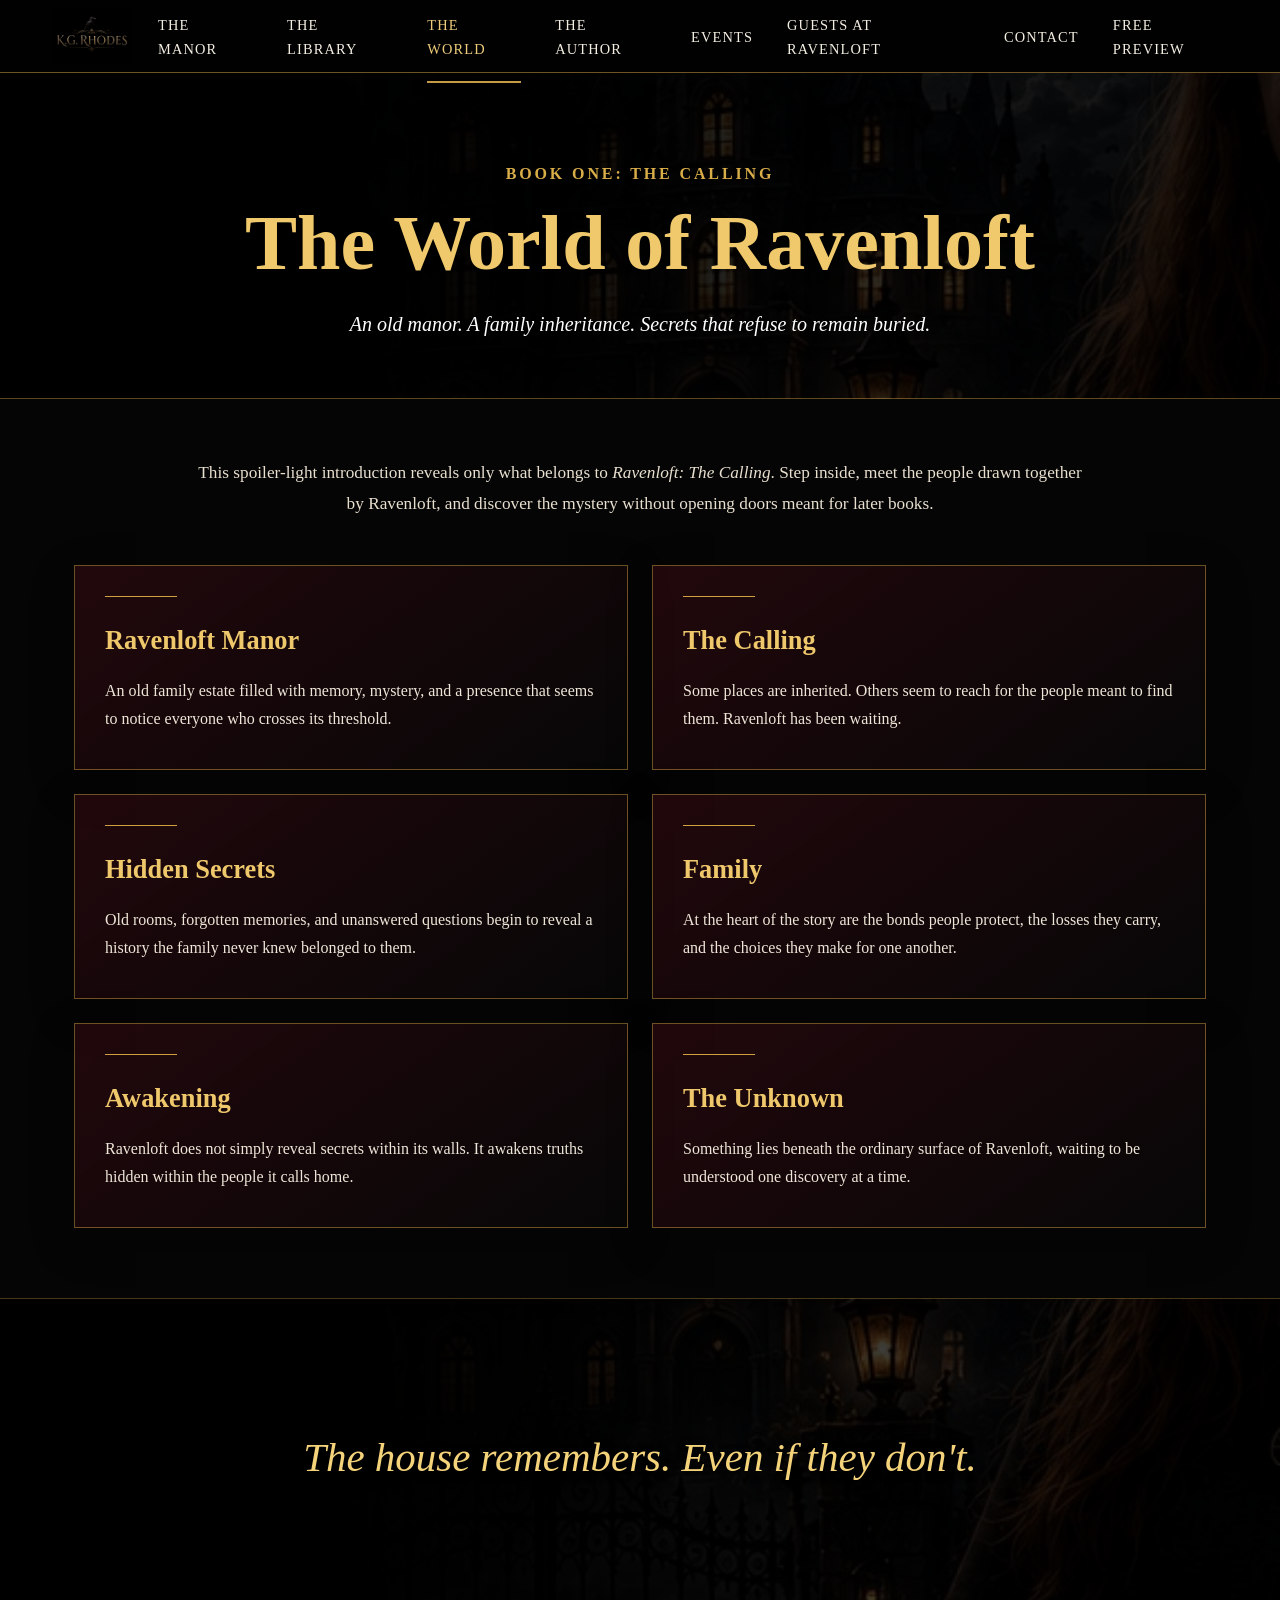
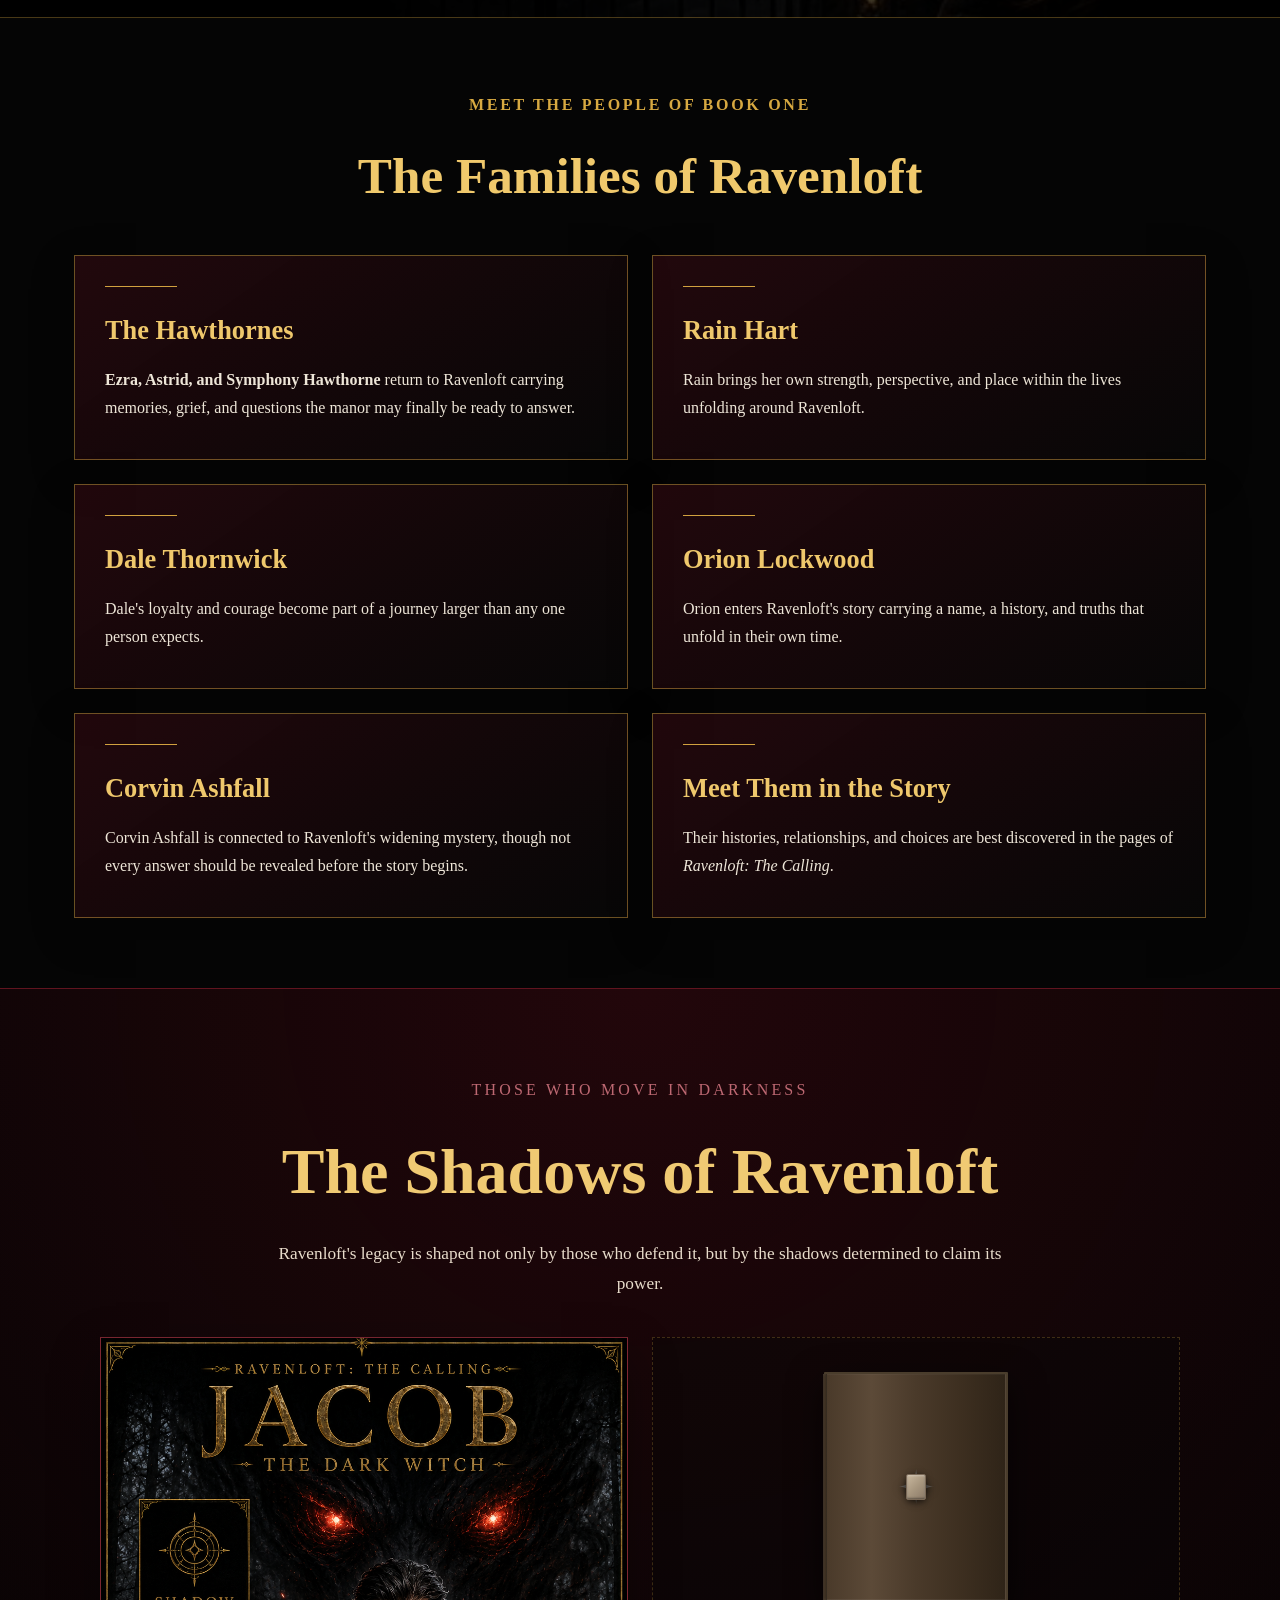
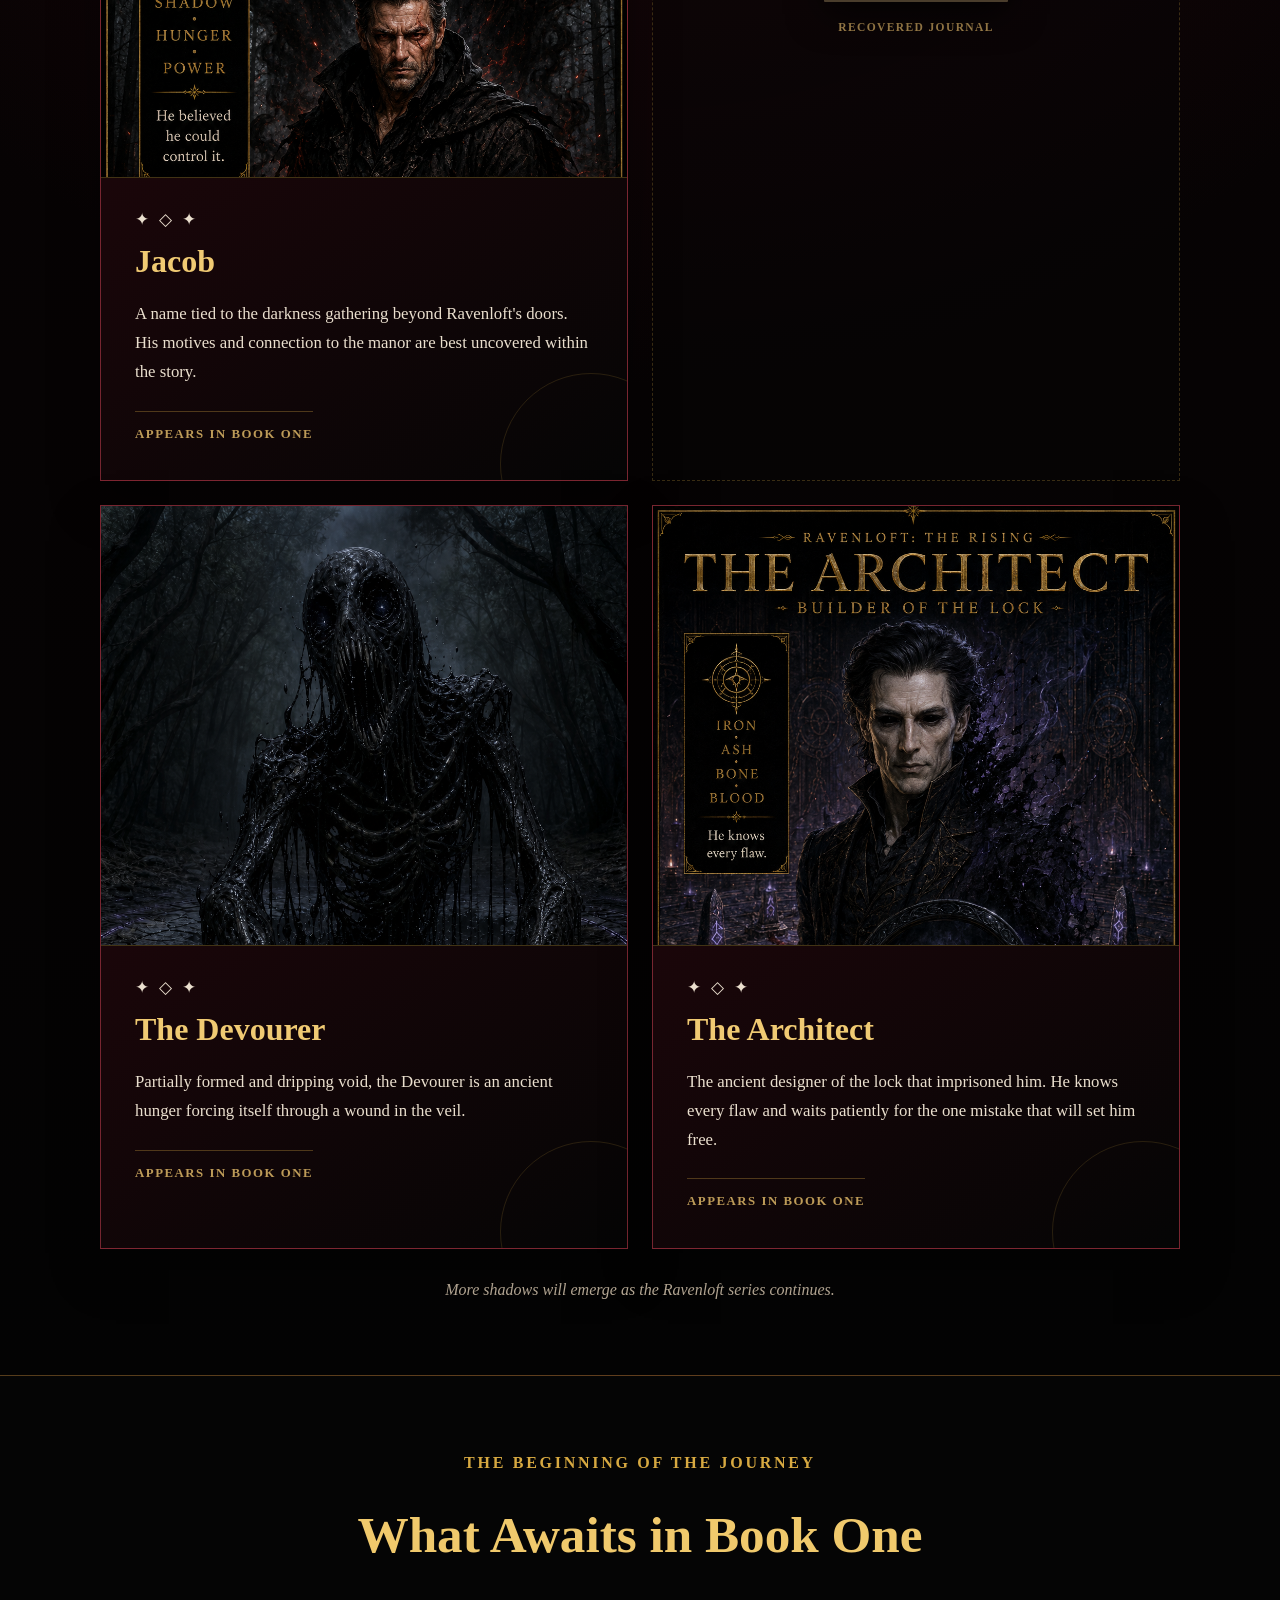
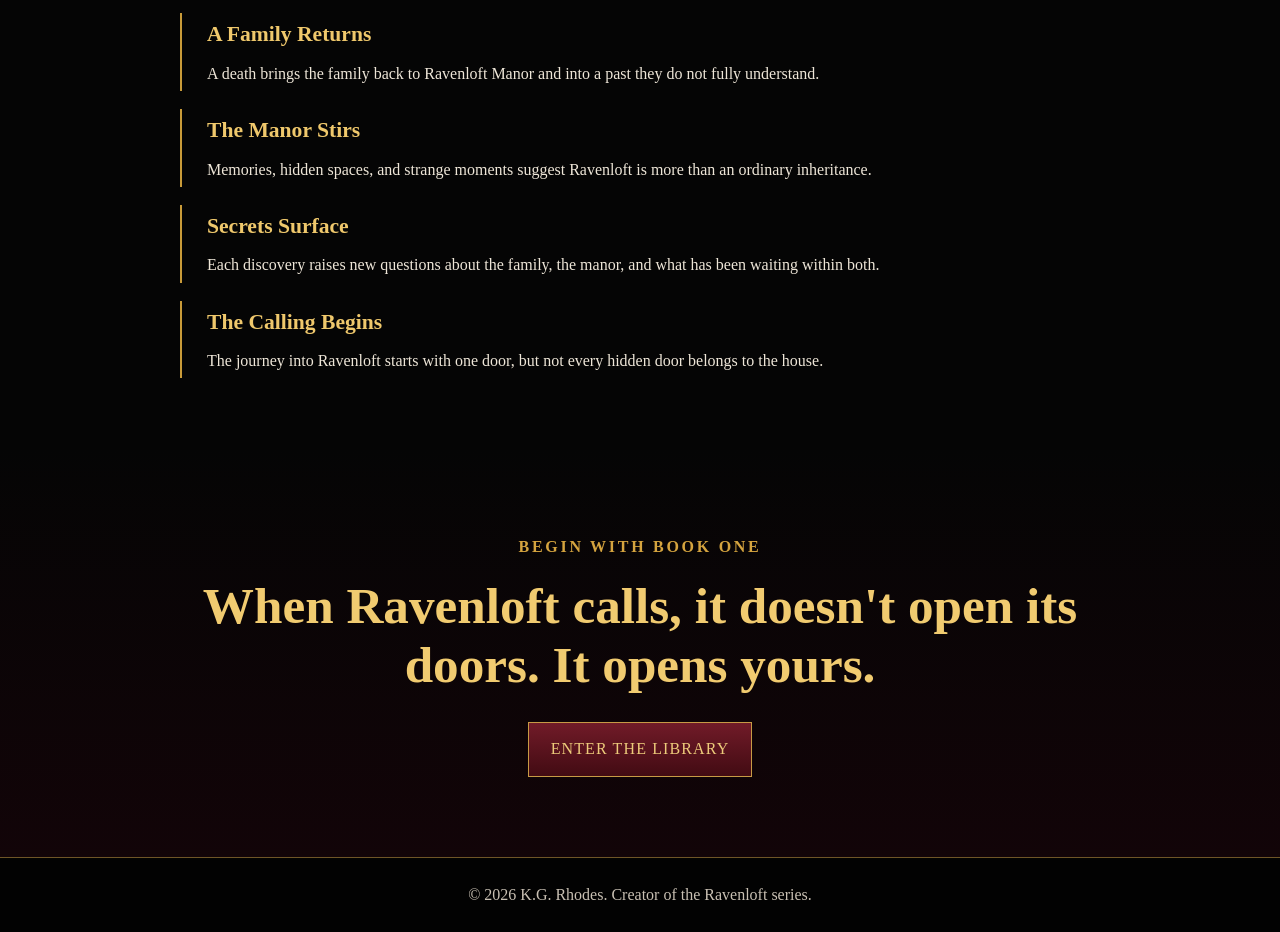
<file: world.html>
<!doctype html>
<html lang="en">
<head>
  <meta charset="utf-8">
  <meta name="viewport" content="width=device-width,initial-scale=1">
  <title>The World of Ravenloft | K.G. Rhodes</title>
  <link rel="icon" type="image/png" href="assets/images/ravenloft-emblem.png">
  <meta name="description" content="A spoiler-light introduction to Ravenloft: The Calling, its manor, families, and mysteries.">
  <link rel="canonical" href="https://kgrhodesbooks.com/world">
  <meta property="og:type" content="website">
  <meta property="og:title" content="The World of Ravenloft | K.G. Rhodes">
  <meta property="og:description" content="Explore Ravenloft Manor, its families, characters, and spoiler-light mysteries.">
  <meta property="og:url" content="https://kgrhodesbooks.com/world">
  <meta property="og:image" content="https://kgrhodesbooks.com/assets/images/ravenloft-manor-hero.jpg">
  <meta name="twitter:card" content="summary_large_image">
  <meta name="twitter:title" content="The World of Ravenloft | K.G. Rhodes">
  <meta name="twitter:description" content="Explore Ravenloft Manor, its families, characters, and spoiler-light mysteries.">
  <meta name="twitter:image" content="https://kgrhodesbooks.com/assets/images/ravenloft-manor-hero.jpg">
  <link rel="stylesheet" href="assets/styles.css">
  <style>
    .world-page{background:#050505;color:#f4eee2;min-height:100vh}
    .world-page .world-hero-polished{min-height:300px;display:flex;align-items:center;justify-content:center;text-align:center;border-bottom:1px solid rgba(207,161,64,.45);background:linear-gradient(90deg,rgba(0,0,0,1) 0%,rgba(0,0,0,1) 25%,rgba(0,0,0,.96) 40%,rgba(0,0,0,.82) 65%,rgba(0,0,0,.84) 100%),url('assets/images/ravenloft-manor-hero.jpg') center 34%/cover no-repeat;padding:72px 20px 58px}
    .world-page .world-hero-polished>div{width:min(100%,1180px);margin:0 auto;padding:0 32px}
    .world-page .world-hero-polished h1{font-size:clamp(2.8rem,6.1vw,5.7rem);line-height:1.02;margin:.65rem auto 1.55rem;color:#f0c96c;text-align:center;max-width:1100px}
    .world-page .world-hero-polished .eyebrow{letter-spacing:.18em;text-transform:uppercase;color:#d9ad48;font-weight:700}
    .world-page .world-hero-polished .hero-tagline{font-size:clamp(1rem,1.6vw,1.25rem);max-width:760px;margin:0 auto;color:#fff;text-align:center;line-height:1.6}
    .world-page .world-content{max-width:1180px;margin:0 auto;padding:58px 24px 70px}
    .world-page .world-intro-polished{max-width:900px;margin:0 auto 46px;text-align:center;font-size:1.08rem;line-height:1.8;color:#e8dfcf}
    .world-page .world-grid-polished{display:grid;grid-template-columns:repeat(2,minmax(0,1fr));gap:24px}
    .world-page .world-card-polished{background:linear-gradient(145deg,rgba(37,8,13,.88),rgba(7,7,7,.96));border:1px solid rgba(207,161,64,.48);padding:30px 30px 32px;min-height:205px;box-shadow:0 14px 40px rgba(0,0,0,.28)}
    .world-page .world-card-polished:before{content:"";display:block;width:72px;height:1px;background:#d1a13f;margin-bottom:22px}
    .world-page .world-card-polished h2{color:#efc86c;margin:0 0 14px;font-size:1.65rem}
    .world-page .world-card-polished p{margin:0;line-height:1.75;color:#eee6d8}
    .world-page .manor-break-polished{min-height:320px;display:flex;align-items:center;justify-content:center;text-align:center;background:linear-gradient(90deg,rgba(0,0,0,1) 0%,rgba(0,0,0,1) 25%,rgba(0,0,0,.96) 40%,rgba(0,0,0,.76) 68%,rgba(0,0,0,.82) 100%),url('assets/images/ravenloft-manor-hero.jpg') center 62%/cover no-repeat;border-top:1px solid rgba(207,161,64,.35);border-bottom:1px solid rgba(207,161,64,.35)}
    .world-page .manor-break-polished p{font-size:clamp(1.7rem,3.2vw,3rem);font-style:italic;color:#f4d37b;text-shadow:0 2px 10px #000;padding:20px}
    .world-page .section-heading{text-align:center;margin-bottom:36px}
    .world-page .section-heading .eyebrow{color:#d7a941;text-transform:uppercase;letter-spacing:.17em;font-weight:700}
    .world-page .section-heading h2{font-size:clamp(2.2rem,4vw,3.8rem);margin:.5rem 0;color:#f0c96c}
    .world-page .timeline-polished{display:grid;gap:18px;max-width:920px;margin:0 auto}
    .world-page .timeline-polished article{border-left:2px solid #c99b39;padding:4px 0 4px 25px}
    .world-page .timeline-polished h3{color:#efc86c;margin:0 0 7px;font-size:1.35rem}
    .world-page .timeline-polished p{margin:0;line-height:1.7;color:#eee6d8}
    .world-page .world-ending-polished{text-align:center;padding:70px 24px 80px;background:linear-gradient(180deg,#050505,#120408)}
    .world-page .world-ending-polished h2{max-width:900px;margin:10px auto 28px;color:#f1cb70;font-size:clamp(2rem,4vw,3.8rem);line-height:1.15}
    .world-page .world-ending-polished .eyebrow{color:#d5a43f;text-transform:uppercase;letter-spacing:.17em;font-weight:700}
    @media(max-width:760px){.world-page .world-grid-polished{grid-template-columns:1fr}.world-page .world-hero-polished{min-height:245px;padding:54px 16px 44px}.world-page .world-hero-polished>div{padding:0}.world-page .world-hero-polished h1{font-size:clamp(2.5rem,12vw,4rem);margin-top:.55rem;margin-bottom:1.2rem}.world-page .world-content{padding:42px 18px 55px}.world-page .world-card-polished{padding:25px;min-height:0}}
  .world-page .shadows-section{padding:72px 24px;border-top:1px solid rgba(138,28,43,.7);border-bottom:1px solid rgba(212,166,65,.35);background:radial-gradient(circle at 50% 0,rgba(106,18,31,.26),transparent 48%),linear-gradient(180deg,#090304,#030303)}
  .world-page .shadows-inner{max-width:1080px;margin:0 auto}
  .world-page .shadows-heading{text-align:center;max-width:760px;margin:0 auto 38px}
  .world-page .shadows-heading .eyebrow{color:#bd6872}
  .world-page .shadows-heading h2{margin:8px 0 14px;color:#f0ca73;font-size:clamp(2.3rem,5vw,4rem)}
  .world-page .shadows-heading p:last-child{margin:0;color:#e8dccb;font-size:1.08rem;line-height:1.75}
  .world-page .shadows-grid{display:grid;grid-template-columns:repeat(2,minmax(0,1fr));gap:24px}
  .world-page .shadow-card{position:relative;min-height:260px;padding:34px;overflow:hidden;border:1px solid rgba(164,52,66,.7);background:linear-gradient(145deg,rgba(42,7,13,.96),rgba(5,5,5,.98));box-shadow:0 20px 45px rgba(0,0,0,.35)}
  .world-page .shadow-card::after{content:"";position:absolute;right:-55px;bottom:-75px;width:180px;height:180px;border:1px solid rgba(212,166,65,.16);border-radius:50%}
  .world-page .shadow-symbol{margin:0 0 18px;color:#bd6872;font-size:1.45rem;letter-spacing:.18em}
  .world-page .shadow-card h3{margin:0 0 12px;color:#f0ca73;font-size:2rem}
  .world-page .shadow-card p{position:relative;z-index:1;margin:0;color:#eadfce;font-size:1.05rem;line-height:1.72}
  .world-page .shadow-book{display:inline-block;margin-top:24px;padding-top:12px;border-top:1px solid rgba(212,166,65,.32);color:#bd9b58;font-size:.8rem;font-weight:700;letter-spacing:.12em;text-transform:uppercase}
  .world-page .shadows-future{margin:28px 0 0;text-align:center;color:#bcae9a;font-style:italic}
  @media(max-width:760px){.world-page .shadows-section{padding:56px 18px}.world-page .shadows-grid{grid-template-columns:1fr}.world-page .shadow-card{min-height:auto;padding:28px 24px}}
  .world-page .shadow-image{margin:-34px -34px 28px;height:440px;overflow:hidden;border-bottom:1px solid rgba(212,166,65,.3);background:#020202}
  .world-page .shadow-image img{display:block;width:100%;height:100%;object-fit:cover;object-position:center top}
  @media(max-width:760px){.world-page .shadow-image{margin:-28px -24px 24px;height:420px}}
  
  /* Jacob's Journal Artifact */
  .journal-artifact-wrapper {
    display: flex;
    flex-direction: column;
    align-items: center;
    justify-content: flex-start;
    padding: 34px 20px;
    border: 1px dashed rgba(212, 166, 65, 0.25);
    background: rgba(5, 5, 5, 0.4);
  }

  .journal-artifact {
    position: relative;
    width: 184px;
    height: 230px;
    background: linear-gradient(135deg, #3d301f 0%, #2f271a 50%, #1f1810 100%);
    border: 2px solid #4a3d2c;
    border-radius: 1px;
    cursor: pointer;
    transition: all 0.4s cubic-bezier(0.34, 1.56, 0.64, 1);
    box-shadow: 
      inset 0 2px 4px rgba(255, 255, 255, 0.08),
      inset 0 -3px 10px rgba(0, 0, 0, 0.9),
      inset -8px 0 12px rgba(0, 0, 0, 0.5),
      inset 8px 0 12px rgba(0, 0, 0, 0.4),
      0 12px 35px rgba(0, 0, 0, 0.65),
      0 0 0 rgba(180, 200, 220, 0);
    display: flex;
    align-items: center;
    justify-content: center;
    overflow: visible;
    padding: 0;
  }

  .journal-artifact::before {
    content: '';
    position: absolute;
    inset: 0;
    background: 
      radial-gradient(ellipse at 4% 4%, rgba(0, 0, 0, 0.6) 0%, transparent 3%),
      radial-gradient(ellipse at 96% 4%, rgba(0, 0, 0, 0.6) 0%, transparent 3%),
      radial-gradient(ellipse at 4% 96%, rgba(0, 0, 0, 0.5) 0%, transparent 3%),
      radial-gradient(ellipse at 96% 96%, rgba(0, 0, 0, 0.5) 0%, transparent 3%),
      repeating-linear-gradient(
        45deg,
        transparent,
        transparent 8px,
        rgba(0, 0, 0, 0.03) 8px,
        rgba(0, 0, 0, 0.03) 10px
      );
    pointer-events: none;
    border-radius: 1px;
  }

  .journal-artifact:hover {
    transform: translateY(-8px);
    box-shadow: 
      inset 0 2px 4px rgba(255, 255, 255, 0.12),
      inset 0 -3px 10px rgba(0, 0, 0, 0.95),
      inset -8px 0 12px rgba(0, 0, 0, 0.55),
      inset 8px 0 12px rgba(0, 0, 0, 0.45),
      0 18px 45px rgba(0, 0, 0, 0.85),
      0 0 40px rgba(180, 200, 220, 0.4),
      0 0 60px rgba(160, 190, 220, 0.22);
  }

  .journal-artifact:active {
    transform: translateY(-4px);
  }

  .journal-book-cover {
    position: absolute;
    width: 100%;
    height: 100%;
    background: linear-gradient(90deg, #4a3a2a 0%, #5c4a38 25%, #4a3a2a 50%, #3d2f20 75%, #2f2418 100%);
    display: flex;
    align-items: center;
    justify-content: center;
    border: 1px inset rgba(255, 255, 255, 0.06);
  }

  .journal-book-cover::after {
    content: '';
    position: absolute;
    top: 50%;
    left: 50%;
    transform: translate(-50%, -50%);
    width: 18px;
    height: 24px;
    background: linear-gradient(135deg, #c9b89f 0%, #a8977f 50%, #8b7a68 100%);
    border: 1px solid #7a6957;
    border-radius: 2px;
    box-shadow: 
      inset 0 1px 2px rgba(255, 255, 255, 0.3),
      inset 0 -1px 2px rgba(0, 0, 0, 0.4),
      0 2px 6px rgba(0, 0, 0, 0.5);
  }

  .journal-emblem {
    font-size: 3rem;
    color: rgba(180, 200, 220, 0.25);
    text-shadow: 0 2px 8px rgba(0, 0, 0, 0.8);
    transition: color 0.3s ease, text-shadow 0.3s ease;
  }

  .journal-artifact:hover .journal-emblem {
    color: rgba(180, 200, 220, 0.6);
    text-shadow: 0 2px 12px rgba(180, 200, 220, 0.3);
  }

  .journal-book-spine {
    position: absolute;
    left: -3px;
    width: 4px;
    height: 100%;
    background: linear-gradient(90deg, #2a1f14 0%, #3d2f20 50%, #2a1f14 100%);
    box-shadow: inset 1px 0 3px rgba(255, 255, 255, 0.1);
  }

  .journal-caption {
    margin: 16px 0 0;
    font-size: 0.72rem;
    color: #a8884f;
    text-transform: uppercase;
    letter-spacing: 0.12em;
    font-weight: 600;
    text-align: center;
  }

  /* Jacob's Journal Modal */
  .journal-modal {
    display: none;
    position: fixed;
    inset: 0;
    z-index: 2000;
    align-items: center;
    justify-content: center;
  }

  .journal-modal.active {
    display: flex;
    animation: fadeIn 0.4s ease;
  }

  .journal-overlay {
    position: absolute;
    inset: 0;
    background: rgba(0, 0, 0, 0.85);
    backdrop-filter: blur(3px);
    animation: overlayFade 0.4s ease;
  }

  .journal-container {
    position: relative;
    z-index: 2001;
    width: min(90vw, 700px);
    max-height: 85vh;
    background: #050505;
    border: 3px solid #8b7355;
    box-shadow: 
      0 0 30px rgba(0, 0, 0, 0.9),
      inset 0 0 20px rgba(139, 115, 85, 0.1);
    animation: slideUp 0.5s cubic-bezier(0.34, 1.56, 0.64, 1);
    display: flex;
    flex-direction: column;
  }

  .journal-close {
    position: absolute;
    top: 16px;
    right: 16px;
    z-index: 2002;
    width: 32px;
    height: 32px;
    background: rgba(0, 0, 0, 0.6);
    border: 1px solid rgba(189, 104, 114, 0.5);
    color: #bd6872;
    font-size: 24px;
    cursor: pointer;
    display: flex;
    align-items: center;
    justify-content: center;
    transition: all 0.2s ease;
    border-radius: 2px;
  }

  .journal-close:hover {
    background: rgba(189, 104, 114, 0.3);
    color: #f0ca73;
    border-color: #f0ca73;
    transform: rotate(90deg);
  }

  .journal-content {
    overflow-y: auto;
    padding: 48px 40px;
    flex: 1;
    display: block;
  }

  .journal-parchment {
    width: min(700px, 100%);
    margin: 0 auto;
    box-sizing: border-box;
    background: radial-gradient(circle at 24% 16%, rgba(243, 230, 187, 0.24), transparent 12%),
                radial-gradient(circle at 76% 14%, rgba(185, 148, 90, 0.14), transparent 14%),
                radial-gradient(circle at 18% 84%, rgba(160, 118, 62, 0.16), transparent 18%),
                radial-gradient(circle at 80% 76%, rgba(142, 103, 55, 0.1), transparent 16%),
                linear-gradient(180deg, #f2ebd3 0%, #efe4c7 12%, #f5e7d0 28%, #f1e4ca 44%, #f5ead6 100%);
    padding: 42px 40px;
    border: 1px solid rgba(110, 69, 32, 0.25);
    box-shadow: 0 40px 80px rgba(0,0,0,.5), inset 0 0 40px rgba(0,0,0,.14), inset 0 0 35px rgba(104, 57, 18, .08);
    position: relative;
    color: #36210f;
    font-family: "Palatino Linotype", "Book Antiqua", Palatino, Georgia, serif;
    line-height: 1.95;
  }

  .journal-parchment::before,
  .journal-parchment::after {
    content: '';
    position: absolute;
    left: 0;
    right: 0;
    height: 24px;
    background: linear-gradient(180deg, transparent, rgba(0,0,0,.08));
    pointer-events: none;
  }

  .journal-parchment::before { top: -14px; transform: rotate(2deg); }
  .journal-parchment::after { bottom: -14px; transform: rotate(-2deg); }

  .journal-title {
    margin: 0 0 0.85rem;
    color: #4b2f11;
    font-size: clamp(2rem,3.5vw,2.6rem);
    line-height: 1.05;
  }

  .journal-subtitle {
    margin: 0 0 0.95rem;
    color: #7c5630;
    text-transform: uppercase;
    letter-spacing: .24em;
    font-size: .95rem;
    font-weight: 700;
  }

  .journal-entry-title {
    margin: 0 0 1.5rem;
    color: #4b2f11;
    font-size: 1.6rem;
    line-height: 1.12;
  }

  .journal-parchment .journal-text p {
    margin: 0 0 1.45rem;
    color: #3b2610;
    font-family: "Segoe Script", "Lucida Handwriting", "Palatino Linotype", "Book Antiqua", Palatino, Georgia, serif;
    font-size: clamp(1rem,1.2vw,1.08rem);
    line-height: 2;
  }

  .journal-parchment .journal-text p em {
    color: #4a2f17;
    font-style: italic;
  }

  .journal-text {
    position: relative;
    z-index: 1;
    font-family: Georgia, "Times New Roman", serif;
    line-height: 1.9;
    color: #3a3228;
    font-size: 1.05rem;
    text-align: justify;
  }

  .journal-text p {
    margin: 0 0 14px;
  }

  .journal-text p:last-child {
    margin-bottom: 0;
  }

  .journal-signature {
    text-align: right;
    margin-top: 24px !important;
    font-style: italic;
    color: #6b4e3d;
  }

  .journal-footer {
    position: relative;
    z-index: 1;
    margin-top: 32px;
    padding-top: 20px;
    border-top: 1px solid rgba(139, 115, 85, 0.4);
    text-align: center;
  }

  .journal-page {
    margin: 0 0 8px;
    font-size: 0.95rem;
    color: #8b7355;
    font-weight: 600;
    letter-spacing: 0.06em;
  }

  .journal-note {
    margin: 0;
    font-size: 0.9rem;
    color: #a0876f;
    font-style: italic;
  }

  .journal-next {
    display: inline-block;
    margin-top: 16px;
    padding: 10px 18px;
    background: #8b7355;
    color: #f5efe2;
    text-decoration: none;
    border-radius: 6px;
    border: 1px solid #b89b6b;
    font-weight: bold;
    transition: all 0.3s ease;
  }

  .journal-next:hover {
    background: #a88c5e;
    color: #ffffff;
  }

  @keyframes fadeIn {
    from { opacity: 0; }
    to { opacity: 1; }
  }

  @keyframes overlayFade {
    from { background-color: rgba(0, 0, 0, 0); }
    to { background-color: rgba(0, 0, 0, 0.85); }
  }

  @keyframes slideUp {
    from {
      opacity: 0;
      transform: translateY(30px) scale(0.95);
    }
    to {
      opacity: 1;
      transform: translateY(0) scale(1);
    }
  }

  /* Mobile responsiveness */
  @media (max-width: 760px) {
    .journal-artifact-wrapper {
      padding: 24px 16px;
    }

    .journal-artifact {
      width: 156px;
      height: 196px;
    }

    .journal-emblem {
      font-size: 2.5rem;
    }

    .journal-container {
      width: 95vw;
      max-height: 90vh;
    }
    
    .journal-content {
      padding: 36px 24px;
    }
    
    .journal-parchment {
      padding: 28px;
    }
    
    .journal-title {
      font-size: 1.8rem;
    }
    
    .journal-text {
      font-size: 1rem;
      line-height: 1.8;
    }
  }

  @media (max-width: 480px) {
    .journal-artifact-wrapper {
      padding: 20px 12px;
    }

    .journal-artifact {
      width: 140px;
      height: 180px;
    }

    .journal-emblem {
      font-size: 2rem;
    }

    .journal-close {
      width: 28px;
      height: 28px;
      font-size: 20px;
      top: 12px;
      right: 12px;
    }
    
    .journal-content {
      padding: 28px 16px;
    }
    
    .journal-parchment {
      padding: 20px;
    }
    
    .journal-title {
      font-size: 1.5rem;
    }
    
    .journal-text {
      font-size: 0.95rem;
    }
  }
  </style>
</head>
<body class="world-page">
<header class="site-header">
  <div class="container nav-wrap">
    <a class="brand" href="index.html"><img src="assets/images/kg-rhodes-logo.png" alt="K.G. Rhodes"></a>
    <button class="nav-toggle" aria-expanded="false" aria-label="Open navigation">Menu</button>
    <nav class="main-nav" aria-label="Main navigation">
      <a href="index.html">The Manor</a>
      <a href="book.html">The Library</a>
      <a href="world.html" aria-current="page">The World</a>
      <a href="bio.html">The Author</a>
      <a href="events.html">Events</a>
      <a href="guests.html">Guests at Ravenloft</a>
      <a href="contact.html">Contact</a>
      <a href="https://storyoriginapp.com/giveaways/01a02f99-6bcb-75f7-bb76-8cf17a245619" target="_blank" rel="noopener noreferrer">Free Preview</a>
    </nav>
  </div>
</header>

<main>
  <section class="world-hero-polished">
    <div>
      <p class="eyebrow">Book One: The Calling</p>
      <h1>The World of Ravenloft</h1>
      <p class="hero-tagline">An old manor. A family inheritance. Secrets that refuse to remain buried.</p>
    </div>
  </section>

  <section class="world-content">
    <p class="world-intro-polished">This spoiler-light introduction reveals only what belongs to <em>Ravenloft: The Calling</em>. Step inside, meet the people drawn together by Ravenloft, and discover the mystery without opening doors meant for later books.</p>

    <div class="world-grid-polished">
      <article class="world-card-polished">
        <h2>Ravenloft Manor</h2>
        <p>An old family estate filled with memory, mystery, and a presence that seems to notice everyone who crosses its threshold.</p>
      </article>
      <article class="world-card-polished">
        <h2>The Calling</h2>
        <p>Some places are inherited. Others seem to reach for the people meant to find them. Ravenloft has been waiting.</p>
      </article>
      <article class="world-card-polished">
        <h2>Hidden Secrets</h2>
        <p>Old rooms, forgotten memories, and unanswered questions begin to reveal a history the family never knew belonged to them.</p>
      </article>
      <article class="world-card-polished">
        <h2>Family</h2>
        <p>At the heart of the story are the bonds people protect, the losses they carry, and the choices they make for one another.</p>
      </article>
      <article class="world-card-polished">
        <h2>Awakening</h2>
        <p>Ravenloft does not simply reveal secrets within its walls. It awakens truths hidden within the people it calls home.</p>
      </article>
      <article class="world-card-polished">
        <h2>The Unknown</h2>
        <p>Something lies beneath the ordinary surface of Ravenloft, waiting to be understood one discovery at a time.</p>
      </article>
    </div>
  </section>

  <section class="manor-break-polished" aria-label="Ravenloft Manor in moonlight">
    <p>The house remembers. Even if they don't.</p>
  </section>

  <section class="world-content">
    <div class="section-heading">
      <p class="eyebrow">Meet the people of Book One</p>
      <h2>The Families of Ravenloft</h2>
    </div>
    <div class="world-grid-polished">
      <article class="world-card-polished"><h2>The Hawthornes</h2><p><strong>Ezra, Astrid, and Symphony Hawthorne</strong> return to Ravenloft carrying memories, grief, and questions the manor may finally be ready to answer.</p></article>
      <article class="world-card-polished"><h2>Rain Hart</h2><p>Rain brings her own strength, perspective, and place within the lives unfolding around Ravenloft.</p></article>
      <article class="world-card-polished"><h2>Dale Thornwick</h2><p>Dale's loyalty and courage become part of a journey larger than any one person expects.</p></article>
      <article class="world-card-polished"><h2>Orion Lockwood</h2><p>Orion enters Ravenloft's story carrying a name, a history, and truths that unfold in their own time.</p></article>
      <article class="world-card-polished"><h2>Corvin Ashfall</h2><p>Corvin Ashfall is connected to Ravenloft's widening mystery, though not every answer should be revealed before the story begins.</p></article>
      <article class="world-card-polished"><h2>Meet Them in the Story</h2><p>Their histories, relationships, and choices are best discovered in the pages of <em>Ravenloft: The Calling</em>.</p></article>
    </div>
  </section>


  <section class="shadows-section" aria-labelledby="shadows-title">
    <div class="shadows-inner">
      <div class="shadows-heading">
        <p class="eyebrow">Those Who Move in Darkness</p>
        <h2 id="shadows-title">The Shadows of Ravenloft</h2>
        <p>Ravenloft's legacy is shaped not only by those who defend it, but by the shadows determined to claim its power.</p>
      </div>
      <div class="shadows-grid">
        <article class="shadow-card"><div class="shadow-image"><img src="assets/images/jacob-villain.png" alt="Jacob, the Dark Witch"></div><p class="shadow-symbol" aria-hidden="true">✦ ◇ ✦</p><h3>Jacob</h3><p>A name tied to the darkness gathering beyond Ravenloft's doors. His motives and connection to the manor are best uncovered within the story.</p><span class="shadow-book">Appears in Book One</span></article>
        <div class="journal-artifact-wrapper">
          <button class="journal-artifact" aria-label="Open Jacob's Journal">
            <span class="journal-book-spine"></span>
            <span class="journal-book-cover">
              <span class="journal-emblem">✦</span>
            </span>
          </button>
          <p class="journal-caption">Recovered Journal</p>
        </div>
        <article class="shadow-card"><div class="shadow-image"><img src="assets/images/devourer-villain.png" alt="The Devourer, an Ancient Hunger"></div><p class="shadow-symbol" aria-hidden="true">✦ ◇ ✦</p><h3>The Devourer</h3><p>Partially formed and dripping void, the Devourer is an ancient hunger forcing itself through a wound in the veil.</p><span class="shadow-book">Appears in Book One</span></article>
        <article class="shadow-card"><div class="shadow-image"><img src="assets/images/the-architect.png" alt="The Architect, Builder of the Lock"></div><p class="shadow-symbol" aria-hidden="true">✦ ◇ ✦</p><h3>The Architect</h3><p>The ancient designer of the lock that imprisoned him. He knows every flaw and waits patiently for the one mistake that will set him free.</p><span class="shadow-book">Appears in Book One</span></article>
      </div>
      <p class="shadows-future">More shadows will emerge as the Ravenloft series continues.</p>
    </div>
  </section>

  <!-- Jacob's Journal Modal -->
  <div id="journal-modal" class="journal-modal" aria-hidden="true" role="dialog" aria-labelledby="journal-title">
    <div class="journal-overlay"></div>
    <div class="journal-container">
      <button class="journal-close" aria-label="Close journal">&times;</button>
      <div class="journal-content">
        <div class="journal-parchment">
          <h2 id="journal-title" class="journal-title">The Lost Pages of Jacob</h2>
          <p class="journal-subtitle">RECOVERED ENTRY I</p>
          <h3 class="journal-entry-title">The Manor</h3>
          <div class="journal-text">
            <p>The forest warned me long before the house acknowledged my return.</p>
            <p>The silence came first.</p>
            <p>Birds abandoned their nests.</p>
            <p>Even the wind refused to cross the property.</p>
            <p>Then Ravenloft awakened.</p>
            <p>I felt it like a heartbeat beneath the earth.</p>
            <p>The Manor remembers.</p>
            <p>It remembers what I attempted.</p>
            <p>It remembers my name.</p>
            <p>The children believe they inherited a house.</p>
            <p>They inherited a battlefield.</p>
            <p>The wards weaken.</p>
            <p>The Devour grows restless.</p>
            <p>Soon the Manor will remember why it feared me.</p>
            <p>Until then...</p>
            <p>I wait.</p>
            <p class="journal-signature">— Jacob</p>
          </div>
          
          <div class="journal-footer">
            <p class="journal-page">Page 1 of ?</p>
            <p class="journal-note">"The next page has been torn from the journal..."</p>
            <a href="jacobs-journal.html" class="journal-next">Read Entry Two →</a>
          </div>
        </div>
      </div>
    </div>
  </div>

  <section class="world-content">
    <div class="section-heading">
      <p class="eyebrow">The beginning of the journey</p>
      <h2>What Awaits in Book One</h2>
    </div>
    <div class="timeline-polished">
      <article><h3>A Family Returns</h3><p>A death brings the family back to Ravenloft Manor and into a past they do not fully understand.</p></article>
      <article><h3>The Manor Stirs</h3><p>Memories, hidden spaces, and strange moments suggest Ravenloft is more than an ordinary inheritance.</p></article>
      <article><h3>Secrets Surface</h3><p>Each discovery raises new questions about the family, the manor, and what has been waiting within both.</p></article>
      <article><h3>The Calling Begins</h3><p>The journey into Ravenloft starts with one door, but not every hidden door belongs to the house.</p></article>
    </div>
  </section>

  <section class="world-ending-polished">
    <p class="eyebrow">Begin with Book One</p>
    <h2>When Ravenloft calls, it doesn't open its doors. It opens yours.</h2>
    <a class="button" href="book.html">Enter the Library</a>
  </section>
</main>

<footer class="site-footer"><div class="container">© 2026 K.G. Rhodes. Creator of the Ravenloft series.</div></footer>
<script>
  // Jacob's Journal Modal
  document.addEventListener('DOMContentLoaded', function() {
    const journalModal = document.getElementById('journal-modal');
    const journalArtifact = document.querySelector('.journal-artifact');
    const journalClose = document.querySelector('.journal-close');
    const journalOverlay = document.querySelector('.journal-overlay');

    function openJournal() {
      journalModal.classList.add('active');
      journalModal.setAttribute('aria-hidden', 'false');
      document.body.style.overflow = 'hidden';
    }

    function closeJournal() {
      journalModal.classList.remove('active');
      journalModal.setAttribute('aria-hidden', 'true');
      document.body.style.overflow = 'auto';
    }

    journalArtifact.addEventListener('click', openJournal);
    journalClose.addEventListener('click', closeJournal);
    journalOverlay.addEventListener('click', closeJournal);

    // Open automatically when page loads with the journal hash
    if (window.location.hash === '#journal-modal') {
      openJournal();
    }

    // Close on Escape key
    document.addEventListener('keydown', function(e) {
      if (e.key === 'Escape' && journalModal.classList.contains('active')) {
        closeJournal();
      }
    });
  });
</script>
<script src="assets/main.js"></script>
</body>
</html>
</file>
<file: assets/styles.css>
:root{--black:#050505;--panel:#0d0d0d;--gold:#c79a45;--gold-light:#edcb7b;--burgundy:#4b0d16;--cream:#f2eadc;--muted:#c9c0b3;--line:rgba(199,154,69,.55)}
*{box-sizing:border-box}html{scroll-behavior:smooth}body{margin:0;background:var(--black);color:var(--cream);font-family:Georgia,"Times New Roman",serif;line-height:1.65}img{max-width:100%;display:block}a{color:inherit;text-decoration:none}.container{width:min(1180px,92%);margin:auto}
.site-header{position:sticky;top:0;z-index:100;background:rgba(2,2,2,.96);border-bottom:1px solid var(--line)}.nav-wrap{height:72px;display:flex;align-items:center;justify-content:space-between;gap:26px}.brand img{width:auto;height:54px;object-fit:contain}.main-nav{display:flex;align-items:center;gap:34px}.main-nav a{text-transform:uppercase;letter-spacing:.08em;font-size:.9rem;padding:25px 0 19px;border-bottom:2px solid transparent}.main-nav a:hover,.main-nav a[aria-current="page"]{color:var(--gold-light);border-color:var(--gold)}.nav-toggle{display:none;border:1px solid var(--line);background:#090909;color:var(--cream);padding:8px 12px}
.desktop-concept{position:relative;max-width:1536px;margin:0 auto;background:#000}.desktop-concept>img{width:100%;height:auto}.hotspot{position:absolute;display:block}.hotspot:focus{outline:2px solid var(--gold-light);outline-offset:2px}.hotspot.read{left:3.5%;top:46.3%;width:15.2%;height:5.9%}.hotspot.signing{left:19.9%;top:46.3%;width:12.2%;height:5.9%}.hotspot.event{left:7.5%;top:84.4%;width:10.2%;height:5.1%}.hotspot.explore{left:77.8%;top:84.4%;width:16.5%;height:5.1%}.mobile-home{display:none}.site-footer{border-top:1px solid var(--line);padding:24px 0;text-align:center;color:var(--muted);background:#020202}
.page-hero{padding:110px 0 70px;text-align:center;background:linear-gradient(rgba(0,0,0,.58),rgba(0,0,0,.92)),url("images/ravenloft-approved-homepage.png") center 18%/cover no-repeat;border-bottom:1px solid var(--line)}.page-hero h1{margin:.1em 0;color:var(--gold-light);font-size:clamp(2.8rem,7vw,5.5rem);line-height:1}.eyebrow{text-transform:uppercase;letter-spacing:.2em;color:var(--gold-light)}.page-content{padding:70px 0 100px}.prose{width:min(820px,92%);margin:auto;padding:38px;border:1px solid var(--line);background:linear-gradient(145deg,rgba(64,10,18,.55),rgba(8,8,8,.98));box-shadow:0 20px 55px rgba(0,0,0,.48)}.prose h2,.prose h3{color:var(--gold-light)}.button{display:inline-block;border:1px solid var(--gold);background:linear-gradient(#711b28,#420b13);color:var(--gold-light);padding:13px 22px;text-transform:uppercase;letter-spacing:.07em}.button.secondary{background:#080808}.email-link{color:var(--gold-light);text-decoration:underline}.about-grid{display:grid;grid-template-columns:340px 1fr;gap:36px;align-items:start}.about-photo{width:100%;border:1px solid var(--line);padding:10px;background:#080808}
@media(max-width:900px){.brand img{height:46px}.nav-toggle{display:block}.main-nav{display:none;position:absolute;top:72px;left:0;right:0;flex-direction:column;align-items:stretch;gap:0;padding:10px 4%;background:#050505;border-bottom:1px solid var(--line)}.main-nav.open{display:flex}.main-nav a{padding:12px 0}.desktop-concept{display:none}.mobile-home{display:block}.mobile-hero{padding:72px 7% 62px;background:linear-gradient(rgba(0,0,0,.58),rgba(0,0,0,.92)),url("images/ravenloft-approved-homepage.png") 43% 16%/cover no-repeat;min-height:690px;display:flex;flex-direction:column;justify-content:flex-end}.mobile-hero h1{font-size:clamp(4rem,18vw,6.2rem);line-height:.9;margin:.08em 0;color:var(--gold-light)}.mobile-hero p{font-size:1.12rem;max-width:620px}.mobile-hero blockquote{margin:20px 0 0;padding-left:18px;border-left:2px solid var(--gold);color:var(--gold-light);font-size:1.15rem}.hero-actions{display:flex;flex-wrap:wrap;gap:12px;margin-top:24px}.mobile-cards{padding:24px;display:grid;gap:18px}.card{padding:26px;border:1px solid var(--line);background:linear-gradient(145deg,rgba(57,9,16,.62),rgba(8,8,8,.98));text-align:center}.card h2,.card h3,.stars{color:var(--gold-light)}.stars{font-size:1.7rem;letter-spacing:.15em}.about-grid{grid-template-columns:1fr}.about-photo{max-width:420px;margin:auto}}
@media(max-width:520px){.nav-wrap{height:66px}.brand img{height:40px}.main-nav{top:66px}.mobile-hero{padding:55px 6% 48px;min-height:610px}.page-hero{padding:86px 0 55px}.prose{padding:26px}.button{width:100%;text-align:center}}

/* Library and World expansion */
.hero-tagline{max-width:780px;margin:24px auto 0;color:var(--cream);font-size:clamp(1.1rem,2vw,1.35rem);font-style:italic}
.section-pad{padding:82px 0}.center{text-align:center}.section-title{text-align:center;color:var(--gold-light);font-size:clamp(2.1rem,5vw,3.7rem);line-height:1.1;margin:.15em auto 1em}.library-book-card{border:1px solid rgba(212,166,65,.5);background:linear-gradient(145deg,rgba(18,7,25,.94),rgba(8,7,10,.98));box-shadow:0 22px 55px rgba(0,0,0,.28)}.library-book-card.book-one-card,.library-book-card.rising-card{border:1px solid rgba(212,166,65,.5);background:linear-gradient(145deg,rgba(18,7,25,.94),rgba(8,7,10,.98));box-shadow:0 22px 55px rgba(0,0,0,.28)}.library-hero,.world-hero{padding:105px 0 78px}.book-feature-grid{display:grid;grid-template-columns:minmax(320px,1.05fr) minmax(320px,.95fr);gap:48px;align-items:center}.book-display{border:1px solid var(--line);background:#020202;overflow:hidden;box-shadow:0 22px 65px rgba(0,0,0,.55)}.book-display img{width:100%;min-height:480px;object-fit:cover;object-position:68% 27%;transform:scale(1.04)}.story-panel{padding:42px;border:1px solid var(--line);background:linear-gradient(145deg,rgba(70,11,20,.68),rgba(8,8,8,.98));box-shadow:0 22px 60px rgba(0,0,0,.5)}.story-panel h2{color:var(--gold-light);font-size:clamp(2.1rem,4vw,3.5rem);line-height:1.1;margin:.15em 0 .65em}.story-line{margin-top:28px;padding-left:18px;border-left:2px solid var(--gold);color:var(--gold-light);font-style:italic;font-size:1.15rem}.retailer-section{background:radial-gradient(circle at 50% 0,rgba(90,14,26,.38),transparent 55%),#070707;border-top:1px solid rgba(199,154,69,.25);border-bottom:1px solid rgba(199,154,69,.25)}.retailer-grid{display:grid;grid-template-columns:repeat(2,minmax(0,1fr));gap:28px;max-width:900px;margin:auto}.retailer-card{padding:38px;text-align:center;border:1px solid var(--line);background:linear-gradient(145deg,rgba(49,8,15,.78),rgba(7,7,7,.98));box-shadow:0 18px 50px rgba(0,0,0,.45)}.retailer-card h3{margin:0;color:var(--gold-light);font-size:2rem}.format-list{list-style:none;padding:0;margin:22px 0 28px;color:var(--muted)}.format-list li{padding:7px 0;border-bottom:1px solid rgba(199,154,69,.18)}.discover-grid{display:grid;grid-template-columns:repeat(5,1fr);gap:18px}.lore-card,.world-card{border:1px solid var(--line);background:linear-gradient(160deg,rgba(62,10,18,.62),rgba(7,7,7,.98));padding:28px;text-align:center;box-shadow:0 14px 40px rgba(0,0,0,.38)}.lore-card h3,.world-card h2{color:var(--gold-light);margin:.4em 0}.lore-icon{display:block;font-size:2rem;filter:grayscale(.15)}.next-book,.world-ending{background:linear-gradient(rgba(0,0,0,.6),rgba(0,0,0,.9)),url("images/ravenloft-approved-homepage.png") center 24%/cover no-repeat;text-align:center;border-top:1px solid var(--line)}.next-book-inner,.world-ending .container{max-width:800px}.next-book h2,.world-ending h2{color:var(--gold-light);font-size:clamp(2.2rem,5vw,4rem);line-height:1.12}.coming-soon{text-transform:uppercase;letter-spacing:.22em;color:var(--gold-light);font-weight:bold}.world-intro{max-width:800px;text-align:center;font-size:1.25rem;color:var(--muted);margin-bottom:45px}.world-grid{display:grid;grid-template-columns:repeat(3,1fr);gap:24px}.world-card{text-align:left}.world-card .lore-icon{text-align:left}.manor-break{min-height:520px;background:linear-gradient(rgba(0,0,0,.12),rgba(0,0,0,.82)),url("images/ravenloft-approved-homepage.png") center 24%/cover no-repeat;display:grid;place-items:end center;border-block:1px solid var(--line)}.manor-break-overlay{width:100%;padding:75px 5% 50px;text-align:center;background:linear-gradient(transparent,rgba(0,0,0,.82))}.manor-break-overlay p{color:var(--gold-light);font-size:clamp(2rem,5vw,4.3rem);font-style:italic;margin:0}.timeline{max-width:850px;margin:40px auto 0;position:relative}.timeline:before{content:"";position:absolute;left:18px;top:8px;bottom:8px;width:1px;background:var(--gold)}.timeline-item{position:relative;margin:0 0 34px;padding:4px 0 4px 60px}.timeline-item:before{content:"";position:absolute;left:11px;top:12px;width:14px;height:14px;border-radius:50%;background:var(--gold-light);box-shadow:0 0 16px rgba(237,203,123,.65)}.timeline-item h3{color:var(--gold-light);margin:0 0 5px}.timeline-item p{margin:0;color:var(--muted)}
@media(max-width:1050px){.discover-grid{grid-template-columns:repeat(3,1fr)}.main-nav{gap:20px}.main-nav a{font-size:.78rem}}
@media(max-width:900px){.book-feature-grid,.retailer-grid,.world-grid{grid-template-columns:1fr}.book-display img{min-height:420px;object-position:67% 25%}.discover-grid{grid-template-columns:repeat(2,1fr)}.section-pad{padding:62px 0}}
@media(max-width:560px){.discover-grid{grid-template-columns:1fr}.story-panel,.retailer-card{padding:26px}.book-display img{min-height:350px}.manor-break{min-height:390px}.library-hero,.world-hero{padding:80px 0 58px}}

/* Real HTML homepage */
.real-home { background:#050505; }
.real-home .site-header { position:sticky; top:0; z-index:50; background:rgba(3,3,3,.96); backdrop-filter:blur(8px); }
.real-home .brand img { width:150px; height:48px; object-fit:contain; }
.hero-live { position:relative; overflow:hidden; border-bottom:1px solid rgba(200,153,62,.55); background:radial-gradient(circle at 52% 32%,#1d2830 0,#0b0d10 34%,#030303 72%); }
.hero-live-inner { max-width:1500px; min-height:670px; margin:auto; padding:54px 28px 42px; display:grid; grid-template-columns:1.05fr 1.15fr .8fr; gap:28px; align-items:center; position:relative; z-index:2; }
.hero-copy { position:relative; z-index:3; }
.hero-copy .eyebrow { letter-spacing:.19em; text-transform:uppercase; font-size:1.05rem; }
.hero-copy h1 { margin:.15em 0 .18em; font-size:clamp(4.3rem,8vw,8.8rem); line-height:.8; text-transform:uppercase; color:#e3b960; text-shadow:0 2px 18px #000; }
.hero-summary { max-width:540px; font-size:1.28rem; line-height:1.65; }
.hero-summary strong { color:#e0ad50; }
.hero-copy blockquote { margin:24px 0 0; padding-left:18px; border-left:2px solid #b88935; font-size:1.2rem; font-style:italic; color:#e6dfd2; }
.hero-art { min-height:560px; position:relative; }
.manor-art { width:100%; height:560px; object-fit:cover; object-position:center; border:1px solid rgba(185,137,51,.4); filter:brightness(.78) contrast(1.12); }
.author-art { position:absolute; right:-3%; bottom:0; width:52%; height:78%; object-fit:cover; object-position:center top; border-radius:48% 48% 4% 4%; box-shadow:-30px 8px 46px #000; -webkit-mask-image:linear-gradient(to bottom,#000 75%,transparent 100%); mask-image:linear-gradient(to bottom,#000 75%,transparent 100%); }
.formats-card { border:1px solid rgba(190,143,54,.65); padding:18px; background:rgba(5,5,5,.82); box-shadow:0 18px 55px rgba(0,0,0,.6); }
.formats-card>img { width:100%; max-height:250px; object-fit:cover; object-position:top; }
.formats-card h2 { color:#d6a94f; text-align:center; font-size:1.18rem; text-transform:uppercase; letter-spacing:.08em; }
.retailer-grid { display:grid; grid-template-columns:1fr 1fr; gap:12px; }
.retailer-grid>div { border-top:1px solid rgba(185,137,51,.5); padding-top:10px; }
.retailer-grid h3 { color:#e5bd6a; margin:.2rem 0; }
.retailer-grid p { line-height:1.65; margin:.3rem 0; }
.text-link { color:#e1b55e; display:inline-block; margin-top:10px; }
.home-panels { display:grid; grid-template-columns:repeat(3,1fr); gap:18px; padding-top:28px; padding-bottom:42px; }
.feature-card { min-height:310px; padding:34px; border:1px solid rgba(185,137,51,.6); background:linear-gradient(145deg,rgba(28,15,15,.86),rgba(4,6,7,.95)); display:flex; flex-direction:column; align-items:flex-start; }
.feature-card h2 { color:#dbad55; font-size:1.7rem; }
.feature-card p { line-height:1.65; }
.feature-card .button { margin-top:auto; }
.fog { position:absolute; width:75%; height:220px; border-radius:50%; filter:blur(45px); opacity:.14; background:#c9d4d9; animation:drift 22s linear infinite; }
.fog-one { left:-20%; bottom:4%; }.fog-two { right:-25%; bottom:18%; animation-duration:30s; animation-direction:reverse; }
@keyframes drift { from{transform:translateX(-8%)} to{transform:translateX(35%)} }
.reveal { animation:riseIn .9s ease both; }
@keyframes riseIn { from{opacity:0;transform:translateY(18px)} to{opacity:1;transform:none} }
@media (max-width:1050px){.hero-live-inner{grid-template-columns:1fr 1fr}.formats-card{grid-column:1/-1}.formats-card>img{max-height:210px;object-fit:contain}.home-panels{grid-template-columns:1fr 1fr}}
@media (max-width:760px){.hero-live-inner{grid-template-columns:1fr;padding:38px 20px}.hero-copy h1{font-size:4.5rem}.hero-art{min-height:420px}.manor-art{height:420px}.formats-card{grid-column:auto}.home-panels{grid-template-columns:1fr}.retailer-grid{grid-template-columns:1fr}.real-home .brand img{width:125px}.hero-copy blockquote{font-size:1rem}}

/* Character section */

.character-section {
  padding: 80px 6%;
  background:
    linear-gradient(rgba(2, 2, 2, 0.94), rgba(2, 2, 2, 0.98)),
    url("../images/ravenloft-manor-hero.jpg") center/cover fixed;
  border-top: 1px solid rgba(200, 153, 62, 0.45);
  border-bottom: 1px solid rgba(200, 153, 62, 0.35);
}

.character-heading {
  max-width: 850px;
  margin: 0 auto 42px;
  text-align: center;
}

.character-eyebrow {
  margin-bottom: 10px;
  color: #e0ad50;
  font-size: 0.95rem;
  font-weight: bold;
  letter-spacing: 0.2em;
  text-transform: uppercase;
}.character-title {
    color: #e0ad50;
    font-size: clamp(2.4rem, 5vw, 3.4rem);
    font-weight: 700;
    text-align: center;
    margin: 0;
    text-transform: uppercase;
}

.character-subtitle {
    color: #f2eadc;
    font-size: 1.2rem;
    text-align: center;
    margin-top: 15px;
    margin-bottom: 40px;
}
.character-title {
    letter-spacing: 0.08em;
    text-shadow: 0 2px 12px rgba(224, 173, 80, 0.35);
}
.family-crest {
    text-align: center;
    margin-bottom: 4px;
}

.family-crest img {
    width: 240px;
    height: auto;
    display: block;
    margin: 0 auto;
}
.character-eyebrow::before,
.character-eyebrow::after {
    content: "";
    display: inline-block;
    width: 50px;
    height: 1px;
    background: #e0ad50;
    margin: 0 12px;
    vertical-align: middle;
}
.character-heading h2 {
  margin: 0 0 14px;
  color: #e3b960;
  font-size: clamp(2.2rem, 5vw, 4rem);
  line-height: 1;
  text-transform: uppercase;
}

.character-heading > p:last-child {
  max-width: 680px;
  margin: 0 auto;
  color: #eee4d2;
  font-size: 1.08rem;
  line-height: 1.7;
}

.character-grid {
  display: grid;
  grid-template-columns: repeat(4, minmax(0, 1fr));
  gap: 24px;
  max-width: 1450px;
  margin: 0 auto;
}

.character-card {
  overflow: hidden;
  padding-bottom: 22px;
  border: 1px solid rgba(200, 153, 62, 0.55);
  background: linear-gradient(
    160deg,
    rgba(24, 18, 14, 0.96),
    rgba(5, 5, 7, 0.98)
  );
  box-shadow: 0 18px 40px rgba(0, 0, 0, 0.42);
  text-align: center;
}

.character-card img {
  display: block;
  width: 100%;
  height: 360px;
  object-fit: contain;
  object-position: center top;
  padding: 5px;
  background: #050505;
  border-bottom: 1px solid rgba(200, 153, 62, 0.45);
  filter: brightness(0.88) contrast(1.08);
}

.character-card h3 {
  margin: 20px 18px 8px;
  color: #e3b960;
  font-size: 1.55rem;
  letter-spacing: 0.08em;
  text-transform: uppercase;
}

.character-card p {
  margin: 0 22px;
  color: #eee4d2;
  line-height: 1.6;
}

.character-card:hover {
  transform: translateY(-6px);
  border-color: #e3b960;
  box-shadow: 0 24px 48px rgba(0, 0, 0, 0.58);
}

.character-card {
  transition:
    transform 0.25s ease,
    border-color 0.25s ease,
    box-shadow 0.25s ease;
}

@media (max-width: 1100px) {
  .character-grid {
    grid-template-columns: repeat(2, minmax(0, 1fr));
  }
}

@media (max-width: 650px) {
  .character-section {
    padding: 60px 20px;
  }

  .character-grid {
    grid-template-columns: 1fr;
  }

  .character-card img {
    height: 430px;
  }
}

/* Reader Reviews Section */
.reader-reviews {
  padding: 88px 6%;
  background: linear-gradient(
    135deg,
    rgba(19, 10, 25, 0.92),
    rgba(5, 5, 7, 0.96)
  );
  border-top: 1px solid rgba(200, 153, 62, 0.45);
  border-bottom: 1px solid rgba(200, 153, 62, 0.35);
  max-width: 1400px;
  margin: 0 auto;
}

.review-eyebrow {
  margin: 0 0 12px;
  color: #c79a45;
  font-size: 0.9rem;
  font-weight: 700;
  letter-spacing: 0.22em;
  text-transform: uppercase;
  text-align: center;
}

.review-eyebrow::before,
.review-eyebrow::after {
  content: "";
  display: inline-block;
  width: 48px;
  height: 1px;
  background: linear-gradient(
    to right,
    rgba(199, 154, 69, 0) 0%,
    #c79a45 50%,
    rgba(199, 154, 69, 0) 100%
  );
  margin: 0 14px;
  vertical-align: middle;
}

.reader-reviews h2 {
  margin: 0 0 52px;
  color: #e0ad50;
  font-size: clamp(2.2rem, 5vw, 3.6rem);
  line-height: 1.1;
  text-align: center;
  text-transform: uppercase;
  letter-spacing: 0.08em;
  text-shadow: 0 2px 12px rgba(224, 173, 80, 0.3);
}

.review-card {
  max-width: 700px;
  margin: 0 auto;
  padding: 48px;
  border: 2px solid rgba(199, 154, 69, 0.6);
  background: linear-gradient(
    160deg,
    rgba(45, 27, 61, 0.5),
    rgba(8, 8, 12, 0.98)
  );
  box-shadow: 
    0 0 24px rgba(199, 154, 69, 0.15),
    inset 0 0 20px rgba(199, 154, 69, 0.05),
    0 18px 48px rgba(0, 0, 0, 0.6);
  backdrop-filter: blur(2px);
}

.review-card:hover {
  border-color: #e0ad50;
  box-shadow: 
    0 0 32px rgba(224, 173, 80, 0.25),
    inset 0 0 24px rgba(199, 154, 69, 0.08),
    0 24px 56px rgba(0, 0, 0, 0.7);
  transition: all 0.35s ease;
}

.review-stars {
  margin: 0 0 18px;
  color: #d4af37;
  font-size: clamp(1.8rem, 3vw, 2.2rem);
  letter-spacing: 0.18em;
  text-align: center;
  text-shadow: 0 0 12px rgba(212, 175, 55, 0.4);
  font-weight: 700;
}

.review-card h3 {
  margin: 12px 0 22px;
  color: #f2eadc;
  font-size: 1.35rem;
  letter-spacing: 0.06em;
  text-align: center;
  font-weight: 600;
}

.review-card blockquote {
  margin: 0 0 24px;
  padding: 0;
  color: #d9d2c3;
  font-size: 1.08rem;
  line-height: 1.75;
  font-style: italic;
  text-align: center;
  letter-spacing: 0.01em;
}

.review-card blockquote::before,
.review-card blockquote::after {
  color: #c79a45;
  font-size: 1.8rem;
  opacity: 0.6;
}

.review-card blockquote::before {
  content: """;
  margin-right: 6px;
}

.review-card blockquote::after {
  content: """;
  margin-left: 6px;
}

.review-credit {
  margin: 0;
  color: #c9bfb2;
  font-size: 0.95rem;
  text-align: center;
  letter-spacing: 0.05em;
  text-transform: uppercase;
  font-weight: 500;
}

@media (max-width: 1000px) {
  .reader-reviews {
    padding: 72px 5%;
  }

  .review-card {
    padding: 42px;
  }

  .reader-reviews h2 {
    margin-bottom: 46px;
  }
}

@media (max-width: 600px) {
  .reader-reviews {
    padding: 60px 5%;
  }

  .reader-reviews h2 {
    font-size: 2rem;
    margin-bottom: 38px;
  }

  .review-card {
    padding: 32px 24px;
  }

  .review-eyebrow {
    font-size: 0.85rem;
  }

  .review-eyebrow::before,
  .review-eyebrow::after {
    width: 32px;
    margin: 0 10px;
  }

  .review-stars {
    font-size: 1.6rem;
  }

  .review-card h3 {
    font-size: 1.15rem;
    margin-bottom: 18px;
  }

  .review-card blockquote {
    font-size: 1rem;
    line-height: 1.65;
    margin-bottom: 20px;
  }

  .review-credit {
    font-size: 0.9rem;
  }
}

@media (max-width: 400px) {
  .reader-reviews {
    padding: 50px 4%;
  }

  .review-card {
    padding: 24px 18px;
  }

  .review-stars {
    font-size: 1.4rem;
    margin-bottom: 14px;
  }

  .review-card h3 {
    font-size: 1.05rem;
  }

  .review-card blockquote {
    font-size: 0.95rem;
  }
}

.guest-preview {
  padding: 42px 0 0;
  border-top: 1px solid rgba(199, 154, 69, 0.32);
}

.guest-preview-inner {
  padding: 32px 36px 36px;
  border: 1px solid rgba(199, 154, 69, 0.45);
  background: linear-gradient(145deg, rgba(58, 10, 16, 0.82), rgba(8, 8, 8, 0.97));
  box-shadow: 0 20px 55px rgba(0, 0, 0, 0.42);
}

.guest-preview-copy h2 {
  margin: 0 0 10px;
  color: #edcb7b;
  font-size: clamp(2rem, 3.5vw, 2.8rem);
  letter-spacing: 0.06em;
  text-transform: uppercase;
}

.guest-preview-eyebrow,
.guest-label {
  margin: 0 0 8px;
  color: #d7b060;
  font-size: 0.84rem;
  font-weight: 700;
  letter-spacing: 0.2em;
  text-transform: uppercase;
}

.guest-preview-feature {
  margin: 0 0 14px;
  color: #f2eadc;
  font-size: 1.05rem;
  font-weight: 700;
}

.guest-preview-iannis .guest-preview-subtitle {
  margin: -8px 0 16px;
  color: #d9cdb9;
  font-size: 0.96rem;
}

.guest-preview-iannis .guest-preview-book-title {
  margin: 0 0 14px;
  color: #edcb7b;
  font-weight: 700;
  line-height: 1.5;
}

.guest-preview-iannis .guest-preview-book-title em {
  color: #f2eadc;
  font-weight: 400;
}

.guest-preview-intro {
  margin: 0 0 22px;
  max-width: 720px;
  color: #e8dfcf;
  line-height: 1.75;
}

.guest-preview-iannis .guest-preview-media {
  grid-template-columns: minmax(0, 220px) minmax(0, 280px);
  justify-content: center;
  gap: clamp(18px, 5vw, 48px);
}

.guest-preview-iannis .guest-preview-author {
  width: 100%;
  max-width: 220px;
  height: auto;
  aspect-ratio: auto;
  object-fit: contain;
}

.guest-preview-iannis .guest-preview-book-cover {
  display: block;
  width: 100%;
  max-width: 280px;
  height: auto;
  aspect-ratio: auto;
  object-fit: contain;
  border: 1px solid rgba(199, 154, 69, 0.4);
  box-shadow: 0 14px 34px rgba(0, 0, 0, 0.35);
}

.guest-preview-iannis .guest-preview-actions {
  display: flex;
  flex-wrap: wrap;
  justify-content: center;
  gap: 12px;
  margin-top: 22px;
}

.guest-preview-iannis .guest-preview-actions .repair-button {
  text-align: center;
}

.guest-preview-media {
  display: grid;
  grid-template-columns: minmax(180px, 220px) 1fr;
  gap: 22px;
  align-items: center;
}

.guest-preview-mark .guest-preview-media {
  grid-template-columns: repeat(3, minmax(0, 1fr));
  gap: clamp(14px, 2.4vw, 28px);
  justify-items: center;
}

.guest-preview-mark .guest-preview-author,
.guest-preview-mark .guest-preview-book-cover {
  width: 100%;
  max-width: 260px;
  height: clamp(240px, 30vw, 350px);
  aspect-ratio: auto;
  object-fit: contain;
}

.guest-preview-media.wayne-manor-media {
  grid-template-columns: 220px 280px;
  justify-content: center;
  gap: 60px;
}

.home-repair .repair-button.wayne-manor-cta {
  display: block;
  width: fit-content;
  margin: 22px auto 0;
}

.guest-preview-author {
  width: 100%;
  max-width: 220px;
  aspect-ratio: 2 / 3;
  object-fit: contain;
  object-position: center center;
  border: 1px solid rgba(199, 154, 69, 0.45);
  box-shadow: 0 16px 42px rgba(0, 0, 0, 0.45);
  background: rgba(0, 0, 0, 0.12);
}

.guest-preview-covers {
  display: grid;
  grid-template-columns: repeat(4, minmax(0, 1fr));
  gap: 16px;
}

.guest-preview-covers img {
  width: 100%;
  aspect-ratio: 2 / 3;
  object-fit: cover;
  border: 1px solid rgba(199, 154, 69, 0.4);
  box-shadow: 0 14px 34px rgba(0, 0, 0, 0.35);
}

.guest-preview-covers img.wayne-manor-book-cover {
  width: 280px;
  max-width: 100%;
  height: auto;
  aspect-ratio: auto;
  object-fit: contain;
  display: block;
  margin-inline: auto;
}

.guest-page {
  background: linear-gradient(180deg, #060606 0%, #030303 100%);
}

.guest-hero {
  padding: 94px 0 54px;
  background: linear-gradient(rgba(4, 4, 4, 0.72), rgba(4, 4, 4, 0.95)), url("images/ravenloft-manor-hero-v2.png") center 30% / cover no-repeat;
  border-bottom: 1px solid rgba(199, 154, 69, 0.3);
}

.guest-hero-inner {
  text-align: center;
}

.guest-hero h1 {
  margin: 0.1em 0 0.2em;
  color: #edcb7b;
  font-family: "Cormorant Garamond", Georgia, serif;
  font-size: clamp(2.7rem, 5vw, 4.2rem);
  letter-spacing: 0.05em;
  text-transform: uppercase;
}

.guest-subtitle {
  margin: 0;
  color: #f2eadc;
  font-size: 1.08rem;
  letter-spacing: 0.18em;
  text-transform: uppercase;
}

.guest-feature {
  padding: 56px 0 20px;
}

.guest-feature-grid {
  display: grid;
  grid-template-columns: minmax(0, 1.05fr) minmax(320px, 0.95fr);
  gap: 28px;
  align-items: stretch;
}

.guest-feature-iannis .guest-feature-grid {
  align-items: center;
  gap: clamp(28px, 5vw, 64px);
}

.guest-feature-iannis .guest-feature-copy {
  align-items: center;
  justify-content: center;
  text-align: center;
}

.guest-feature-iannis .guest-author-spotlight {
  flex-direction: column;
  align-items: center;
}

.guest-feature-iannis .guest-author-spotlight img {
  width: 280px;
  max-width: 100%;
  height: auto;
}

.guest-feature-iannis .guest-covers {
  grid-template-columns: minmax(0, 1fr);
  justify-items: center;
}

.guest-feature-iannis .guest-cover-card {
  width: 100%;
  text-align: center;
}

.guest-feature-iannis .guest-cover-card img {
  width: 280px;
  max-width: 100%;
  height: auto;
  aspect-ratio: auto;
  margin: 0 auto 14px;
  object-fit: contain;
}

.guest-feature-iannis .guest-author-subtitle {
  margin: 10px 0 0;
  color: #e9ddca;
  line-height: 1.6;
}

.guest-iannis-bio {
  grid-column: 1 / -1;
}

.guest-iannis-bio p:not(.guest-bio-intro) {
  margin: 0 0 14px;
  color: #e9ddca;
  font-size: 0.98rem;
  line-height: 1.75;
}

.guest-iannis-closing {
  margin-top: 28px;
  padding-top: 20px;
  border-top: 1px solid rgba(199, 154, 69, 0.35);
  color: #f4e8c8;
  text-align: center;
}

.guest-iannis-closing p {
  margin: 0 0 10px;
}

.guest-feature-mark .guest-mark-bio h3 {
  margin: 0 0 12px;
  color: #edcb7b;
  font-family: "Cormorant Garamond", Georgia, serif;
  font-size: 1.5rem;
}

.guest-feature-mark .guest-mark-bio p {
  margin: 0 0 14px;
  color: #e9ddca;
  font-size: 0.98rem;
  line-height: 1.75;
}

.guest-feature-mark .guest-covers {
  align-items: start;
}

.guest-feature-mark .guest-cover-card img {
  height: auto;
  aspect-ratio: auto;
  object-fit: contain;
  background: rgba(0, 0, 0, 0.35);
}

.guest-feature-copy {
  display: flex;
  flex-direction: column;
  height: 100%;
  padding: 34px;
  border: 1px solid rgba(199, 154, 69, 0.45);
  background: linear-gradient(145deg, rgba(53, 10, 16, 0.85), rgba(7, 7, 7, 0.98));
  box-shadow: 0 22px 60px rgba(0, 0, 0, 0.4);
}

.guest-author-spotlight {
  display: flex;
  align-items: center;
  gap: 20px;
  margin-bottom: 22px;
}

.guest-author-spotlight img {
  width: 160px;
  height: 240px;
  object-fit: contain;
  object-position: center center;
  border: 1px solid rgba(199, 154, 69, 0.44);
  flex-shrink: 0;
  background: rgba(0, 0, 0, 0.12);
}

.guest-feature-copy h2 {
  margin: 0;
  color: #edcb7b;
  font-size: clamp(2rem, 3vw, 2.7rem);
  letter-spacing: 0.06em;
  text-transform: uppercase;
}

.guest-intro {
  margin: 0 0 18px;
  color: #eadfce;
  font-size: 1.05rem;
  line-height: 1.8;
}

.guest-preview-bio {
  margin: 0 0 18px;
  color: #f4e8c8;
  font-size: 1.02rem;
  line-height: 1.8;
  font-style: italic;
}

.guest-bio-intro {
  margin: 0 0 14px;
  color: #f4e8c8;
  font-size: 1.02rem;
  line-height: 1.8;
  font-style: italic;
}

.guest-card .guest-bio-intro + p,
.guest-card .guest-bio-intro + p + p,
.guest-card .guest-bio-intro + p + p + p {
  margin: 0 0 14px;
  color: #e9ddca;
  font-size: 0.98rem;
  line-height: 1.75;
}

.guest-quote-block {
  margin: 0;
  margin-top: auto;
  padding: 18px 20px;
  border-left: 2px solid #c79a45;
  color: #f3e5c0;
  font-style: italic;
  background: rgba(0, 0, 0, 0.18);
}

.guest-covers {
  display: grid;
  grid-template-columns: repeat(2, minmax(0, 1fr));
  gap: 18px;
}

.guest-cover-card {
  padding: 18px;
  border: 1px solid rgba(199, 154, 69, 0.45);
  background: linear-gradient(145deg, rgba(20, 10, 10, 0.96), rgba(6, 6, 6, 0.98));
}

.guest-cover-card img {
  width: 100%;
  aspect-ratio: 2 / 3;
  object-fit: cover;
  display: block;
  margin-bottom: 14px;
}

.guest-cover-caption h3 {
  margin: 0 0 4px;
  color: #edcb7b;
  font-size: 1.05rem;
  letter-spacing: 0.04em;
  text-transform: uppercase;
}

.guest-cover-caption p {
  margin: 0;
  color: #d9cdb9;
  line-height: 1.5;
}

.guest-availability {
  margin: 8px 0 12px;
  color: #f2e0b4;
  font-size: 0.95rem;
}

.guest-button {
  display: inline-block;
  width: 100%;
  padding: 12px 16px;
  border: 1px solid #c79a45;
  background: linear-gradient(145deg, #711b28, #420b13);
  color: #f2eadc;
  text-align: center;
  text-transform: uppercase;
  letter-spacing: 0.08em;
  font-weight: 700;
  font-size: 0.92rem;
  text-decoration: none;
  transition: transform 0.2s ease, box-shadow 0.2s ease, border-color 0.2s ease;
}

.guest-button-inline {
  width: auto;
  margin-top: 0;
  padding: 12px 18px;
}

.guest-button-stack {
  display: flex;
  flex-wrap: wrap;
  gap: 12px;
  margin-top: 18px;
  align-items: stretch;
}

.guest-button-inline {
  flex: 1 1 220px;
  min-width: 0;
}

.guest-button:hover,
.guest-button:focus-visible {
  transform: translateY(-1px);
  border-color: #edcb7b;
  box-shadow: 0 8px 20px rgba(0, 0, 0, 0.25);
}

.guest-content {
  padding: 24px 0 72px;
}

.guest-content-grid {
  display: grid;
  grid-template-columns: repeat(2, minmax(0, 1fr));
  gap: 20px;
}

.home-repair .home-featured-books{border-top:1px solid rgba(199,154,69,.55);border-bottom:1px solid rgba(199,154,69,.35);background:#030303;padding:64px 0}
.home-repair .home-featured-inner{width:min(1180px,92%);margin:0 auto;display:grid;grid-template-columns:repeat(2,minmax(0,1fr));gap:28px;align-items:stretch}
.home-repair .library-book-card{display:flex;flex-direction:column;height:100%;border:1px solid rgba(212,166,65,.5);background:linear-gradient(145deg,rgba(18,7,25,.94),rgba(8,7,10,.98));box-shadow:0 22px 55px rgba(0,0,0,.28)}
.home-repair .library-book-card .book-card-cover{position:relative;display:flex;align-items:center;justify-content:center;padding:28px 28px 16px;background:radial-gradient(circle at center,rgba(136,82,179,.22),rgba(9,7,12,.12) 52%,rgba(9,7,12,0) 72%);height:420px}
.home-repair .library-book-card .book-card-cover img{display:block;width:100%;max-width:330px;height:420px;object-fit:contain;filter:drop-shadow(0 20px 28px rgba(0,0,0,.53));margin:0 auto}
.home-repair .library-book-card .book-two-visual,.home-repair .library-book-card .book-one-visual{display:flex;align-items:center;justify-content:center}
.home-repair .library-book-card .device-stack{position:relative;width:100%;max-width:330px;height:420px;margin:0 auto}
.home-repair .library-book-card .device{position:absolute;bottom:0;border-radius:14px;overflow:hidden;border:1px solid rgba(255,255,255,.18);background:#090909;box-shadow:0 18px 32px rgba(0,0,0,.42);display:flex;align-items:center;justify-content:center}
.home-repair .library-book-card .device img{display:block;width:100%;height:100%;object-fit:contain;padding:0;background:rgba(3,3,3,.16)}
.home-repair .library-book-card .device-paperback{left:14%;width:64%;height:82%;transform:rotate(-5deg);background:linear-gradient(145deg,#150f16,#060709)}
.home-repair .library-book-card .device-tablet{right:20%;width:46%;height:52%;transform:rotate(7deg);background:linear-gradient(145deg,#1c1632,#09090d)}
.home-repair .library-book-card .device-phone{right:4%;width:22%;height:38%;transform:rotate(15deg);background:linear-gradient(145deg,#1f1e2d,#090909)}
.home-repair .library-book-card .book-card-details{display:flex;flex-direction:column;flex:1;padding:0 28px 28px}
.home-repair .library-book-card .book-card-number{margin:0 0 8px;color:#d5b05f;text-transform:uppercase;letter-spacing:.18em;font-size:.75rem;font-weight:700}
.home-repair .library-book-card h2{margin:0;color:#f0ca73;font-size:clamp(1.8rem,2.6vw,2.7rem);line-height:1.12}
.home-repair .library-book-card .book-card-summary{margin:18px 0 20px;color:#eee1cc;line-height:1.75;font-size:1.02rem}
.home-repair .library-book-card .book-card-formats{margin-top:auto;border-top:1px solid rgba(212,166,65,.25);padding-top:18px}
.home-repair .library-book-card .book-card-formats h3{margin:0 0 10px;color:#f0ca73;font-size:.9rem;letter-spacing:.14em;text-transform:uppercase}
.home-repair .library-book-card .book-card-formats ul{list-style:none;padding:0;margin:0;display:flex;flex-wrap:wrap;gap:8px 12px;color:#f4e9dc;font-size:.96rem}
.home-repair .library-book-card .book-card-actions{display:grid;grid-template-columns:1fr 1fr;gap:12px;margin-top:22px}
.home-repair .library-book-card .button{display:inline-block;width:100%;text-align:center;box-sizing:border-box;border:1px solid #c79a45;padding:13px 22px;background:linear-gradient(#711b28,#420b13);color:#edcb7b;text-transform:uppercase;letter-spacing:.07em}
.home-repair .library-book-card .button.secondary{background:#080808}
.home-repair .library-book-card .book-card-badge{position:absolute;top:18px;left:50%;transform:translateX(-50%);display:inline-block;padding:8px 14px;border:1px solid rgba(212,166,65,.7);background:linear-gradient(135deg,rgba(96,42,111,.9),rgba(27,11,32,.9));color:#f9d98c;text-transform:uppercase;letter-spacing:.16em;font-size:.68rem;font-weight:700;white-space:nowrap}
.home-repair .library-book-card.book-one-card,.home-repair .library-book-card.rising-card{background:linear-gradient(145deg,rgba(18,7,25,.94),rgba(8,7,10,.98));border:1px solid rgba(212,166,65,.5);box-shadow:0 22px 55px rgba(0,0,0,.28)}
.home-repair .library-book-card.book-one-card .book-card-cover,.home-repair .library-book-card.rising-card .book-card-cover{background:radial-gradient(circle at center,rgba(136,82,179,.22),rgba(9,7,12,.12) 52%,rgba(9,7,12,0) 72%)}
.home-repair .library-book-card.book-one-card .device-stack,.home-repair .library-book-card.rising-card .device-stack{max-width:330px;height:420px}
.home-repair .library-book-card.book-one-card .device-paperback,.home-repair .library-book-card.rising-card .device-paperback{left:14%;width:64%;height:82%;transform:rotate(-5deg);background:linear-gradient(145deg,#120d11,#050608)}
.home-repair .library-book-card.book-one-card .device-tablet,.home-repair .library-book-card.rising-card .device-tablet{right:20%;width:46%;height:52%;transform:rotate(7deg);background:linear-gradient(145deg,#1b1014,#0a090c)}
.home-repair .library-book-card.book-one-card .device-phone,.home-repair .library-book-card.rising-card .device-phone{right:4%;width:22%;height:38%;transform:rotate(15deg);background:linear-gradient(145deg,#20181b,#090909)}
.home-repair .library-book-card.book-one-card .book-card-number,.home-repair .library-book-card.rising-card .book-card-number{color:#f4d89a}
.home-repair .library-book-card.book-one-card h2,.home-repair .library-book-card.rising-card h2{color:#f5dca0}
.home-repair .library-book-card.book-one-card .book-card-summary,.home-repair .library-book-card.rising-card .book-card-summary{color:#f0e6d2}
.home-repair .library-book-card.book-one-card .book-card-formats,.home-repair .library-book-card.rising-card .book-card-formats{border-top-color:rgba(212,166,65,.25)}
.home-repair .library-book-card.book-one-card .book-card-formats h3,.home-repair .library-book-card.rising-card .book-card-formats h3{color:#f7df9d}
.home-repair .library-book-card.book-one-card .book-card-formats ul,.home-repair .library-book-card.rising-card .book-card-formats ul{color:#f3ead7}
@media(max-width:760px){.home-repair .home-featured-inner{grid-template-columns:1fr}.home-repair .library-book-card .book-card-actions{grid-template-columns:1fr}.home-repair .library-book-card .book-card-cover img{height:360px}}

.guest-card {
  padding: 26px;
  border: 1px solid rgba(199, 154, 69, 0.4);
  background: linear-gradient(145deg, rgba(28, 12, 16, 0.88), rgba(6, 6, 6, 0.98));
  min-height: 220px;
}

.guest-card-social {
  grid-column: 1 / -1;
}

.guest-card h3 {
  margin: 0 0 14px;
  color: #edcb7b;
  font-size: 1.2rem;
  letter-spacing: 0.06em;
  text-transform: uppercase;
}

/* Words From Ravenloft Readers */
.rl-readers {
  --rl-teal: #0f3d42;
  --rl-purple: #24103a;
  --rl-silver: #c4ccd4;
  padding: 44px 0;
  background: linear-gradient(180deg, #050505 0%, #0a1a1e 50%, #050505 100%);
}

.rl-readers-inner {
  width: min(950px, 92%);
  margin: 0 auto;
  text-align: center;
}

.rl-readers h2 {
  margin: 0 0 6px;
  font-family: "Cormorant Garamond", Georgia, serif;
  font-size: clamp(1.8rem, 4.5vw, 2.4rem);
  color: var(--rl-silver);
  letter-spacing: 0.04em;
}

.rl-readers-intro {
  margin: 0 auto 24px;
  max-width: 560px;
  color: var(--muted);
}

.rl-testimonial-list {
  display: grid;
  gap: 24px;
}

.rl-testimonial {
  position: relative;
  padding: clamp(22px, 4vw, 32px);
  background: linear-gradient(145deg, var(--rl-purple), var(--rl-teal));
  border: 2px solid var(--rl-silver);
  outline: 1px solid rgba(196, 204, 212, 0.5);
  outline-offset: -12px;
  border-radius: 4px;
  box-shadow: 0 0 0 4px #050505, 0 0 0 5px rgba(196, 204, 212, 0.45), 0 18px 40px rgba(0, 0, 0, 0.6);
}

.rl-testimonial::before,
.rl-testimonial::after {
  content: "\2766";
  position: absolute;
  color: var(--rl-silver);
  font-size: 1.3rem;
  line-height: 1;
  opacity: 0.8;
}

.rl-testimonial::before { top: 14px; left: 18px; }
.rl-testimonial::after { bottom: 14px; right: 18px; transform: rotate(180deg); }

.rl-letter-heading {
  margin: 0 0 14px;
  color: var(--rl-silver);
  font-family: "Cormorant Garamond", Georgia, serif;
  font-size: 1.05rem;
  letter-spacing: 0.14em;
  text-transform: uppercase;
}

.rl-book {
  margin: 0 0 12px;
  color: var(--gold-light);
  font-style: italic;
}

.rl-featured-quote {
  margin: 0 0 14px;
  padding: 0;
}

.rl-featured-quote p {
  margin: 0;
  font-family: "Cormorant Garamond", Georgia, serif;
  font-size: clamp(1.25rem, 3.5vw, 1.7rem);
  line-height: 1.35;
  color: var(--cream);
}

.rl-more {
  margin: 14px 0 0;
  padding-top: 14px;
  border-top: 1px solid rgba(196, 204, 212, 0.4);
  color: var(--muted);
  font-size: 0.95rem;
  line-height: 1.6;
}

.rl-testimonial-body {
  display: grid;
  grid-template-columns: minmax(0, 316px) minmax(0, 1fr);
  gap: clamp(20px, 3vw, 32px);
  align-items: center;
  text-align: left;
}

.rl-letter-figure {
  margin: 0;
  text-align: center;
}

.rl-letter-button {
  display: block;
  width: 100%;
  padding: 8px;
  background: #050505;
  border: 2px solid var(--rl-silver);
  outline: 1px solid rgba(196, 204, 212, 0.45);
  outline-offset: 3px;
  cursor: zoom-in;
  transform: rotate(-1.2deg);
  transition: transform 0.25s ease, box-shadow 0.25s ease;
  box-shadow: 0 10px 28px rgba(0, 0, 0, 0.6);
}

.rl-letter-button:hover,
.rl-letter-button:focus-visible {
  transform: rotate(0deg) scale(1.02);
  box-shadow: 0 0 22px rgba(42, 122, 128, 0.6), 0 10px 28px rgba(0, 0, 0, 0.6);
}

.rl-letter-button:focus-visible {
  outline: 2px solid var(--gold-light);
}

.rl-letter-img {
  width: 100%;
  max-width: 100%;
  height: auto;
}

.rl-letter-figure figcaption {
  margin-top: 12px;
  color: var(--rl-silver);
  font-size: 0.85rem;
  font-style: italic;
  letter-spacing: 0.05em;
}

.rl-testimonial-text .rl-attribution {
  margin-top: 4px;
}

.rl-lightbox {
  position: fixed;
  inset: 0;
  width: 100vw;
  height: 100vh;
  height: 100dvh;
  max-width: none;
  max-height: none;
  margin: 0;
  padding: 0;
  border: 0;
  background: transparent;
  overflow: hidden;
  align-items: center;
  justify-content: center;
}

.rl-lightbox:not([open]) {
  display: none;
}

.rl-lightbox[open] {
  display: flex;
}

.rl-lightbox::backdrop {
  background: rgba(5, 5, 12, 0.88);
}

.rl-readers .rl-lightbox img.rl-lightbox-img {
  display: block;
  width: auto;
  height: auto;
  max-width: 85vw;
  max-height: 85vh;
  max-height: 85dvh;
  object-fit: contain;
  padding: 8px;
  background: #050505;
  border: 2px solid var(--rl-silver);
  outline: 1px solid rgba(196, 204, 212, 0.45);
  outline-offset: 4px;
  box-shadow: 0 0 40px rgba(0, 0, 0, 0.8);
  cursor: zoom-out;
}

html:has(.rl-lightbox[open]) {
  overflow: hidden;
}

.rl-lightbox-close {
  position: fixed;
  top: 12px;
  right: 12px;
  z-index: 2;
  width: 44px;
  height: 44px;
  border: 1px solid var(--rl-silver);
  border-radius: 50%;
  background: rgba(5, 5, 5, 0.9);
  color: var(--rl-silver);
  font-size: 1.8rem;
  line-height: 1;
  cursor: pointer;
}

.rl-lightbox-close:hover,
.rl-lightbox-close:focus-visible {
  border-color: var(--gold-light);
  color: var(--gold-light);
}

.rl-attribution {
  margin: 0;
  color: var(--rl-silver);
  letter-spacing: 0.1em;
  text-transform: uppercase;
  font-size: 0.9rem;
}

@media (max-width: 760px) {
  .rl-testimonial-body { grid-template-columns: 1fr; text-align: center; }
  .rl-letter-figure { max-width: 300px; margin: 0 auto; }
}

@media (max-width: 600px) {
  .rl-readers { padding: 32px 0; }
  .rl-testimonial { outline-offset: -8px; }
}

/* Book signing announcement (events page) and homepage teaser */
.bs-signing,
.bs-teaser {
  --bs-teal: #0f3d42;
  --bs-purple: #24103a;
  --bs-silver: #c4ccd4;
}

.bs-signing {
  padding: 56px 0 8px;
}

.bs-inner {
  width: min(950px, 92%);
  margin: 0 auto;
  text-align: center;
}

.bs-eyebrow {
  margin: 0 0 18px;
  color: var(--bs-silver);
  font-family: "Cormorant Garamond", Georgia, serif;
  font-size: 1.15rem;
  letter-spacing: 0.16em;
  text-transform: uppercase;
}

.bs-card {
  position: relative;
  display: grid;
  grid-template-columns: minmax(0, 260px) minmax(0, 1fr);
  gap: clamp(20px, 4vw, 40px);
  align-items: center;
  padding: clamp(22px, 4vw, 36px);
  text-align: left;
  background: linear-gradient(145deg, var(--bs-purple), var(--bs-teal));
  border: 2px solid var(--bs-silver);
  outline: 1px solid rgba(196, 204, 212, 0.5);
  outline-offset: -12px;
  border-radius: 4px;
  box-shadow: 0 0 0 4px #050505, 0 0 0 5px rgba(196, 204, 212, 0.45), 0 18px 40px rgba(0, 0, 0, 0.6);
}

.bs-cover {
  width: 100%;
  max-width: 100%;
  height: auto;
  border: 2px solid var(--bs-silver);
  box-shadow: 0 10px 28px rgba(0, 0, 0, 0.65);
}

.bs-details h2 {
  margin: 0 0 6px;
  font-family: "Cormorant Garamond", Georgia, serif;
  font-size: clamp(1.7rem, 4vw, 2.4rem);
  line-height: 1.15;
  color: var(--cream);
}

.bs-book {
  margin: 0 0 16px;
  color: var(--gold-light);
  font-style: italic;
}

.bs-meta {
  margin: 0 0 16px;
  padding: 14px 0;
  border-top: 1px solid rgba(196, 204, 212, 0.4);
  border-bottom: 1px solid rgba(196, 204, 212, 0.4);
}

.bs-meta div {
  display: grid;
  grid-template-columns: 84px 1fr;
  gap: 10px;
  padding: 5px 0;
}

.bs-meta dt {
  color: var(--bs-silver);
  font-size: 0.8rem;
  letter-spacing: 0.12em;
  text-transform: uppercase;
  padding-top: 3px;
}

.bs-meta dd {
  margin: 0;
  color: var(--cream);
}

.bs-invite {
  margin: 0 0 20px;
  color: var(--muted);
  font-style: italic;
}

.bs-teaser {
  padding: 28px 0;
  background: #050505;
}

.bs-teaser-inner {
  display: flex;
  align-items: center;
  gap: 22px;
  width: min(720px, 92%);
  margin: 0 auto;
  padding: 16px 22px;
  background: linear-gradient(145deg, var(--bs-purple), var(--bs-teal));
  border: 1px solid var(--bs-silver);
  outline: 1px solid rgba(196, 204, 212, 0.4);
  outline-offset: -6px;
  border-radius: 4px;
  box-shadow: 0 10px 28px rgba(0, 0, 0, 0.55);
  transition: box-shadow 0.25s ease;
}

.bs-teaser-inner:hover,
.bs-teaser-inner:focus-visible {
  box-shadow: 0 0 22px rgba(42, 122, 128, 0.6), 0 10px 28px rgba(0, 0, 0, 0.55);
}

.bs-teaser-inner img {
  flex: 0 0 auto;
  width: 78px;
  height: auto;
  border: 1px solid var(--bs-silver);
}

.bs-teaser-text {
  display: flex;
  flex-direction: column;
  gap: 4px;
  color: var(--muted);
  font-size: 0.92rem;
  line-height: 1.45;
}

.bs-teaser-eyebrow {
  color: var(--bs-silver);
  font-size: 0.75rem;
  letter-spacing: 0.16em;
  text-transform: uppercase;
}

.bs-teaser-text strong {
  color: var(--cream);
  font-family: "Cormorant Garamond", Georgia, serif;
  font-size: 1.35rem;
}

.bs-teaser-link {
  color: var(--gold-light);
}

@media (max-width: 700px) {
  .bs-signing { padding-top: 40px; }
  .bs-card { grid-template-columns: 1fr; text-align: center; outline-offset: -8px; }
  .bs-cover { max-width: 220px; margin: 0 auto; }
  .bs-meta div { grid-template-columns: 1fr; gap: 0; }
  .bs-details .button { display: block; text-align: center; }
}

@media (max-width: 480px) {
  .bs-teaser-inner { gap: 14px; padding: 14px; }
  .bs-teaser-inner img { width: 60px; }
}

.guest-photo-surface {
  width: 100%;
  min-height: 220px;
  object-fit: cover;
  object-position: center top;
  border: 1px solid rgba(199, 154, 69, 0.35);
}

.guest-social-list {
  list-style: none;
  padding: 0;
  margin: 0;
}

.guest-link {
  display: inline-block;
  min-height: 18px;
}

.guest-action-row {
  display: flex;
  flex-wrap: wrap;
  gap: 12px;
}

.guest-action {
  min-width: 140px;
  padding: 12px 16px;
  border: 1px solid rgba(199, 154, 69, 0.5);
  background: rgba(0, 0, 0, 0.4);
  color: #e8dcc8;
  cursor: not-allowed;
}

.guest-action.secondary {
  background: rgba(75, 13, 22, 0.45);
}

.sr-only {
  position: absolute;
  width: 1px;
  height: 1px;
  padding: 0;
  margin: -1px;
  overflow: hidden;
  clip: rect(0, 0, 0, 0);
  white-space: nowrap;
  border: 0;
}

@media (max-width: 900px) {
  .guest-preview-media {
    grid-template-columns: 1fr;
  }

  .guest-preview-iannis .guest-preview-media {
    grid-template-columns: minmax(0, 1fr);
    justify-items: center;
    gap: 18px;
  }

  .guest-preview-media.wayne-manor-media {
    grid-template-columns: minmax(0, 1fr);
    justify-items: center;
    gap: 18px;
  }

  .guest-preview-author {
    max-width: 180px;
  }

  .guest-preview-covers {
    grid-template-columns: repeat(2, minmax(0, 1fr));
  }

  .guest-feature-grid,
  .guest-content-grid {
    grid-template-columns: 1fr;
  }
}

@media (max-width: 640px) {
  .guest-preview-inner {
    padding: 24px 20px 28px;
  }

  .guest-preview-media {
    gap: 18px;
  }

  .guest-preview-author {
    width: 100%;
    height: auto;
    object-fit: contain;
    object-position: center center;
  }

  .guest-preview-mark .guest-preview-media {
    grid-template-columns: repeat(2, minmax(0, 1fr));
    gap: 16px;
  }

  .guest-preview-mark .guest-preview-author {
    grid-column: 1 / -1;
    width: 68%;
    height: 260px;
  }

  .guest-preview-mark .guest-preview-book-cover {
    height: clamp(190px, 58vw, 280px);
  }

  .guest-preview-covers {
    grid-template-columns: repeat(2, minmax(0, 1fr));
  }

  .guest-author-spotlight {
    flex-direction: column;
    align-items: flex-start;
  }

  .guest-feature-copy,
  .guest-card {
    padding: 22px;
  }

  .guest-feature-mark .guest-covers {
    grid-template-columns: minmax(0, 1fr);
  }

  .guest-feature-mark .guest-cover-card img {
    width: 280px;
    max-width: 100%;
    margin-inline: auto;
  }

  .guest-button-stack {
    flex-direction: column;
  }

  .guest-button-inline {
    width: 100%;
    flex-basis: auto;
  }

  .guest-content-grid {
    gap: 16px;
  }

  .guest-action-row {
    flex-direction: column;
  }

  .guest-action {
    width: 100%;
  }
}
</file>
